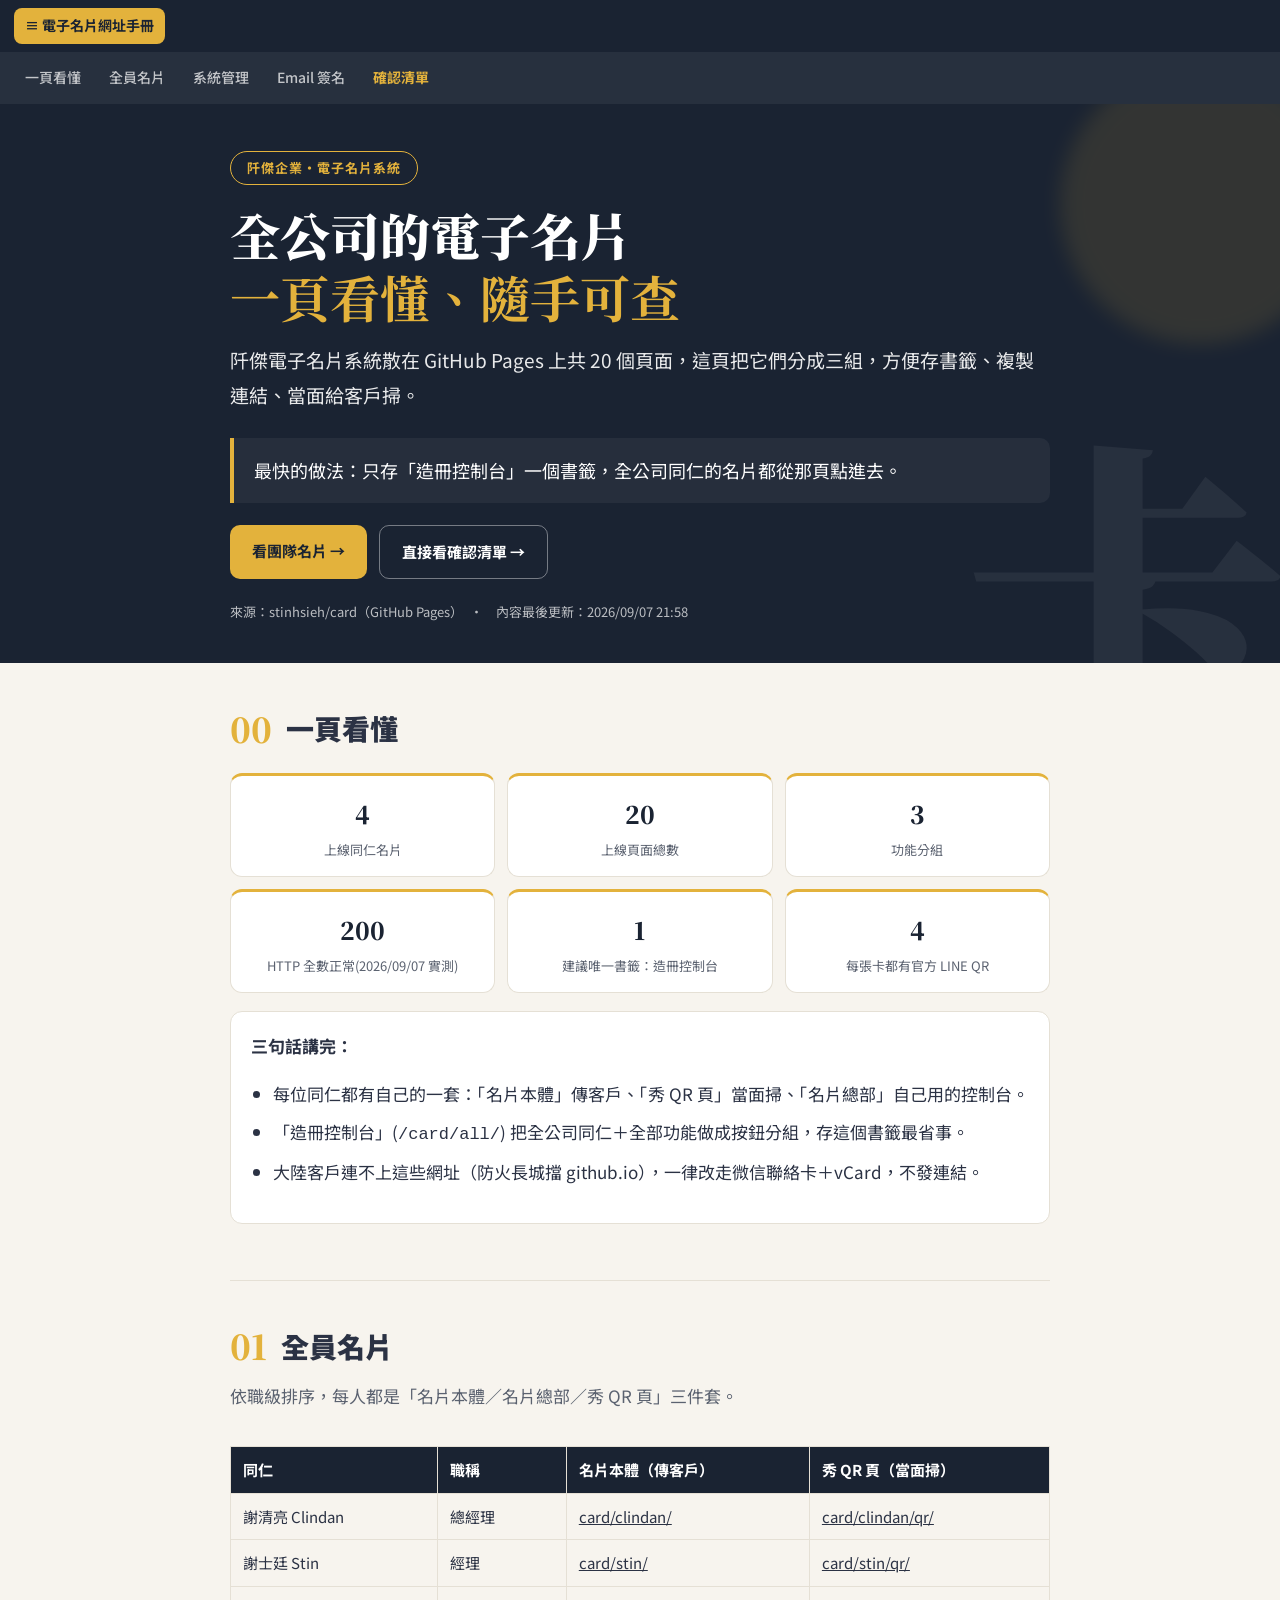
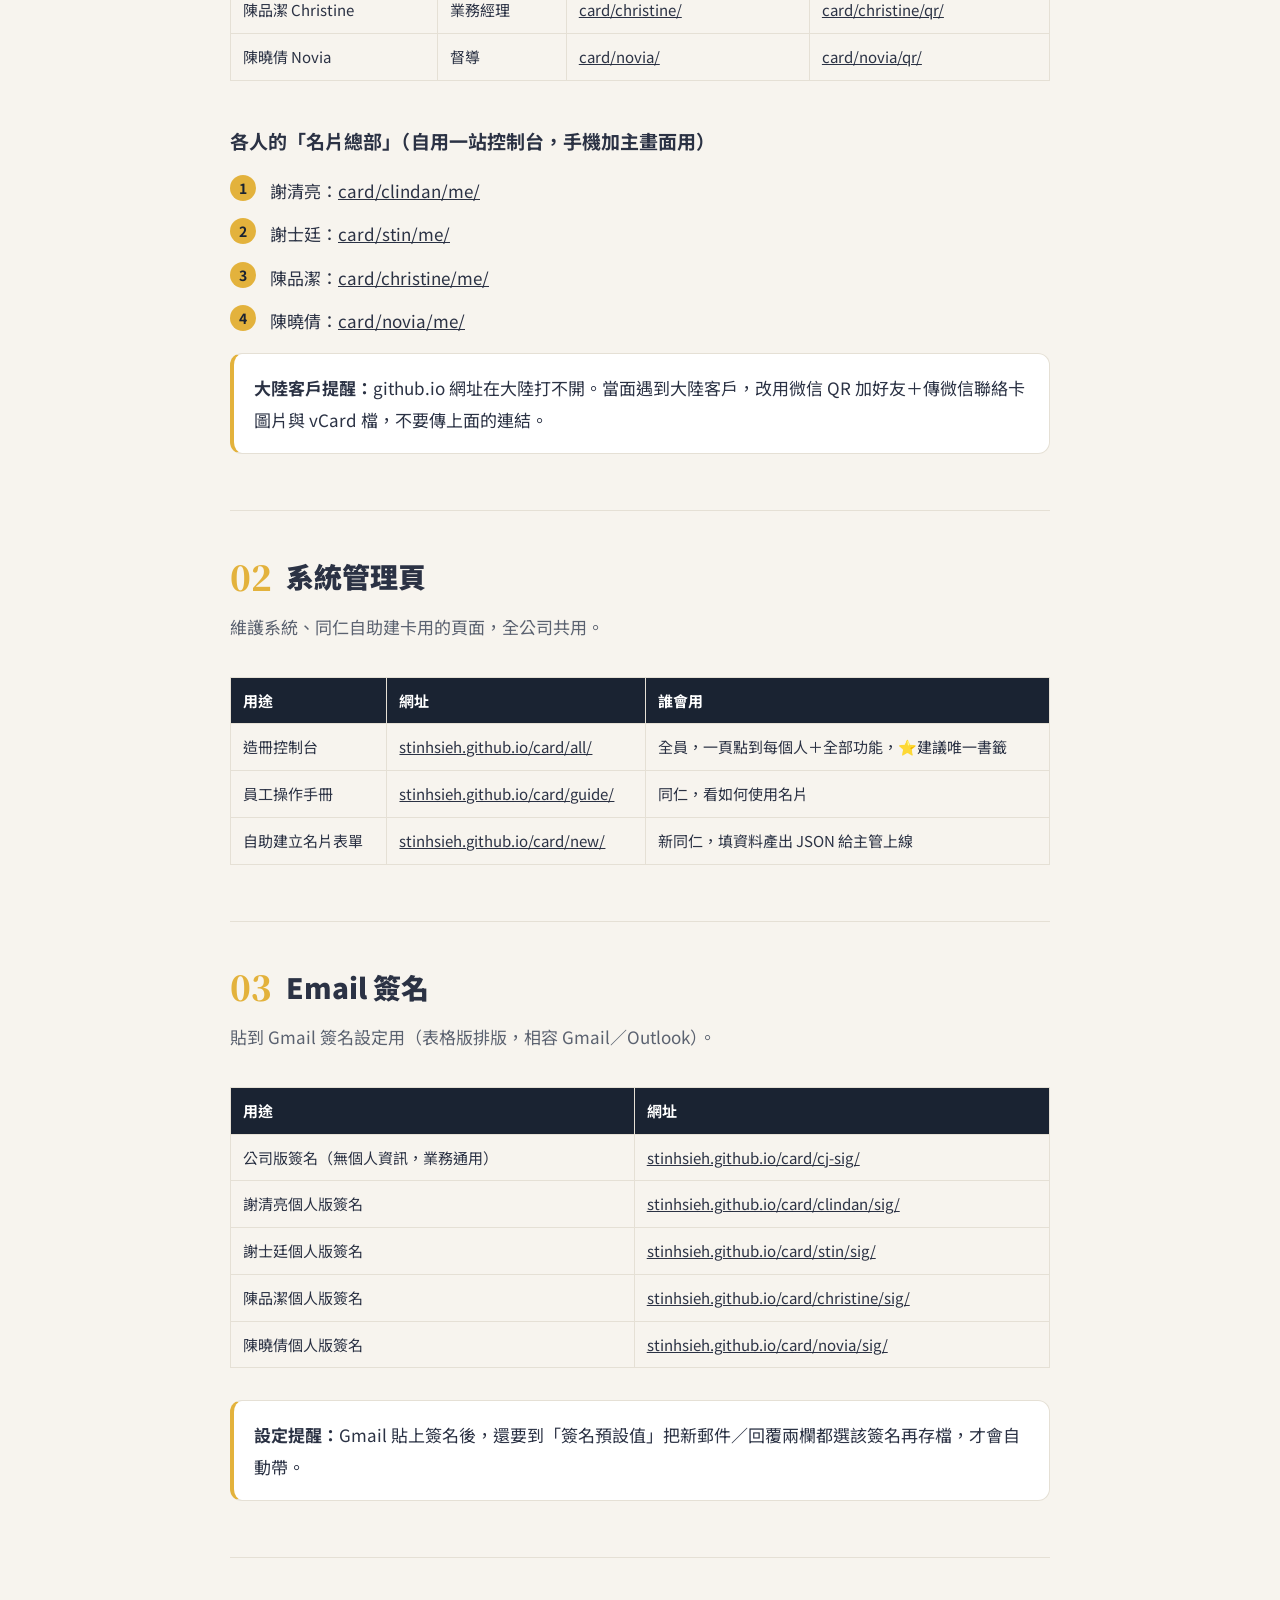
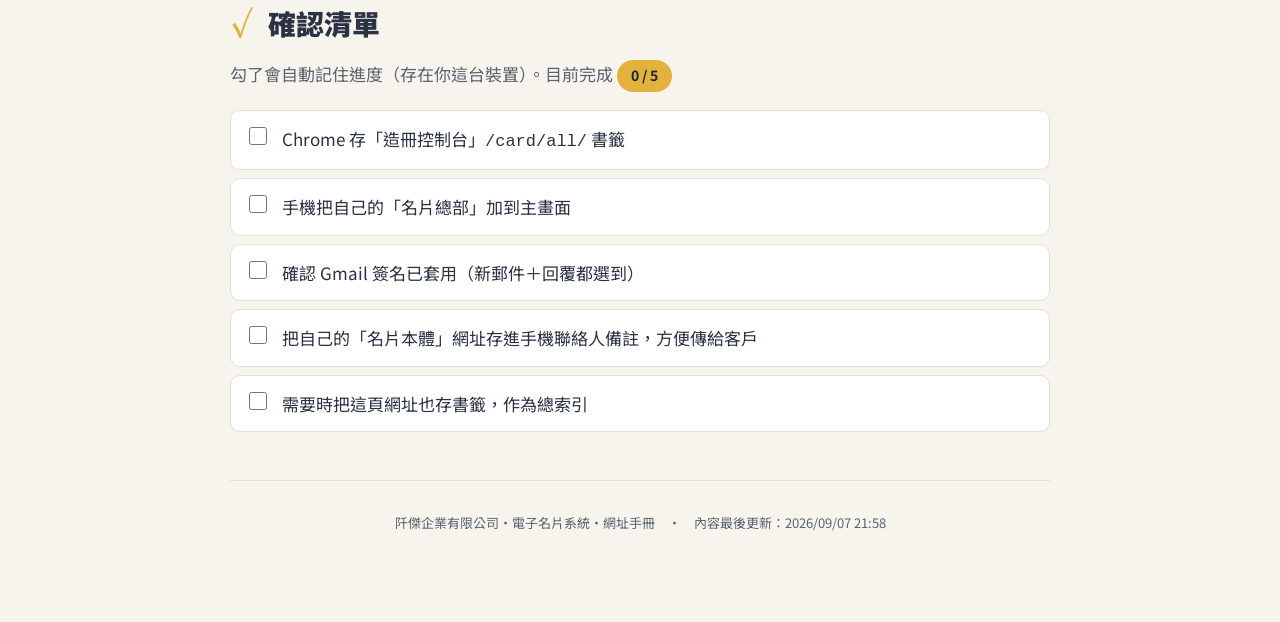
<file: index.html>
<!doctype html>
<html lang="zh-Hant"><head>
<meta charset="utf-8"><meta name="viewport" content="width=device-width, initial-scale=1">
<meta name="robots" content="noindex, nofollow">
<title>阡傑電子名片系統・網址手冊</title>
<meta http-equiv="refresh" content="0; url=./202609091030/">
<link rel="canonical" href="./202609091030/">
<style>:root{--bg:#1a2332;--accent:#e3b23c}body{margin:0;min-height:100vh;display:flex;align-items:center;
justify-content:center;text-align:center;padding:24px;background:var(--bg);color:#fff;
font-family:'Noto Sans TC',system-ui,sans-serif;line-height:1.9}a{color:var(--accent);font-weight:700}
.v{opacity:.7;font-size:14px;margin-top:10px}</style></head><body><div>
<p>正在前往最新版…</p>
<p>若沒有自動跳轉，請點：<a href="./202609091030/">阡傑電子名片系統・網址手冊（最新版）</a></p>
<p class="v">目前最新版：202609091030</p>
</div><script>location.replace('./202609091030/');</script></body></html>
</file>
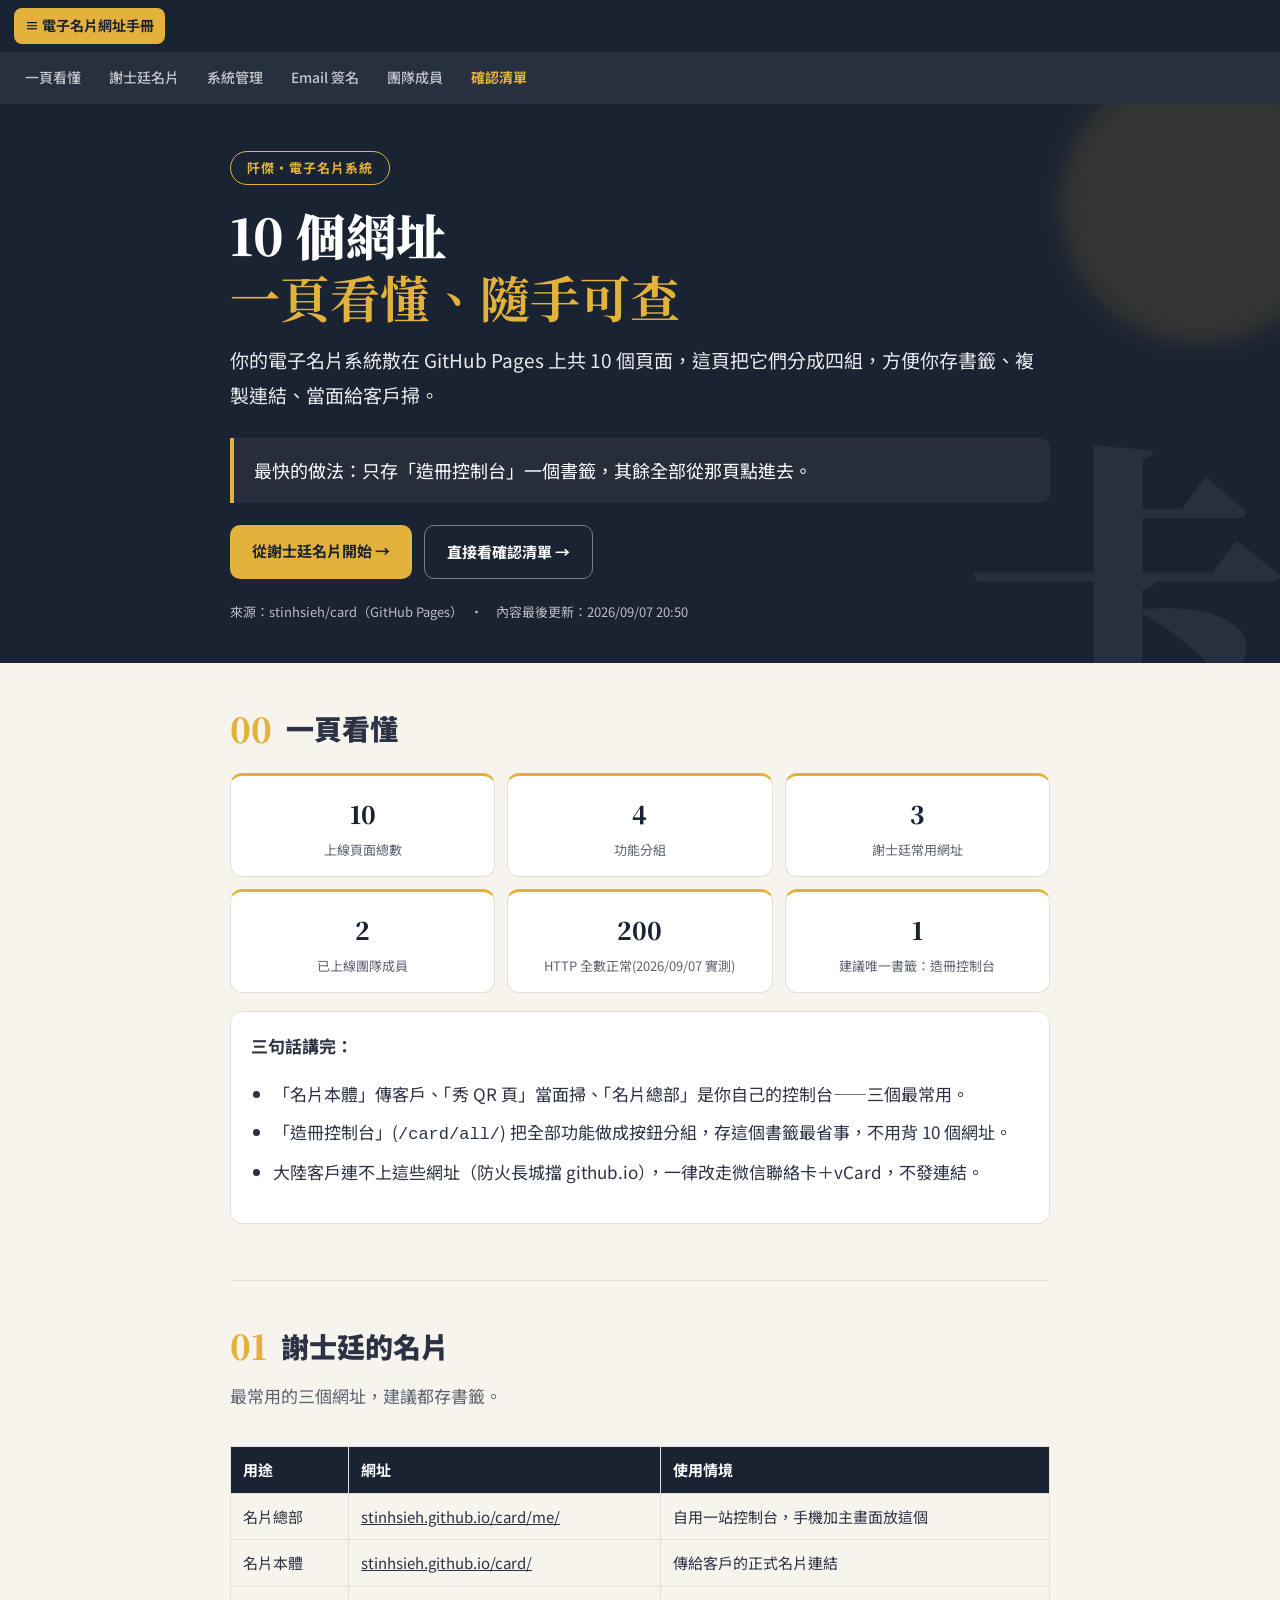
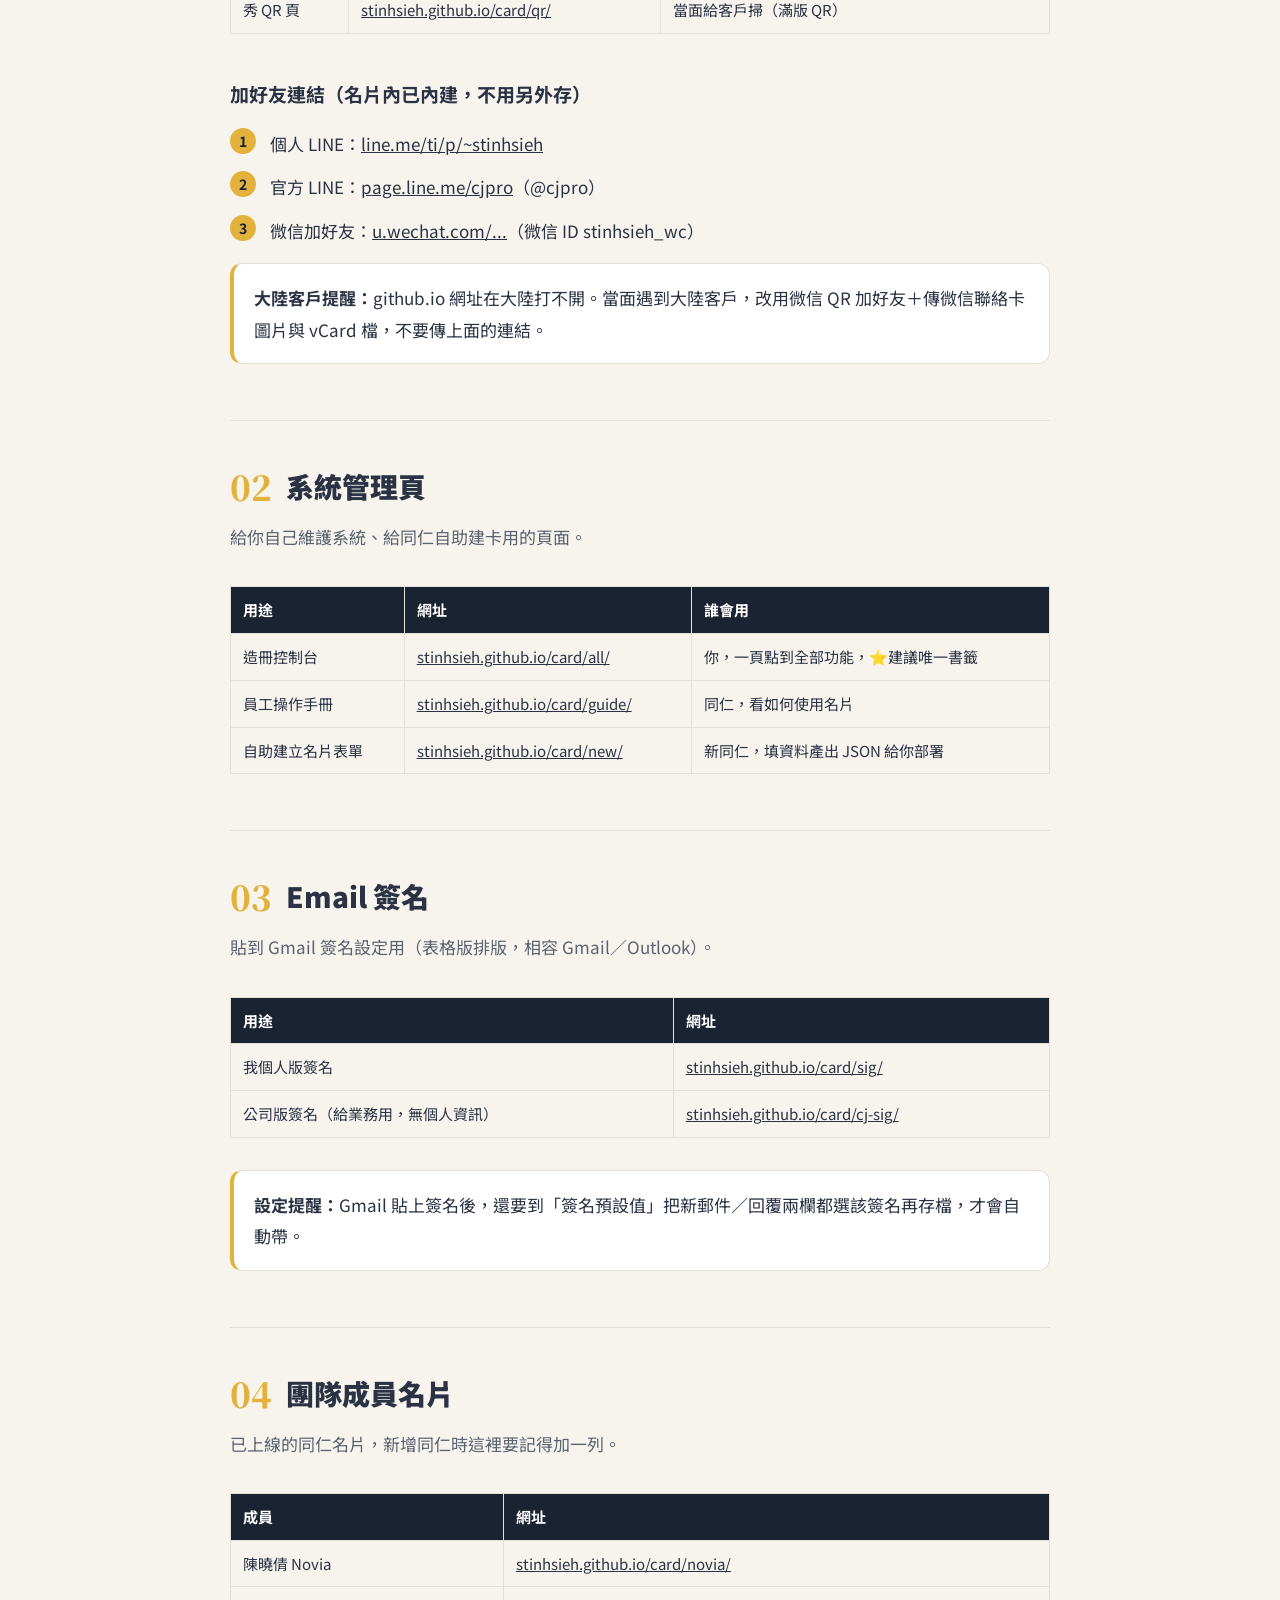
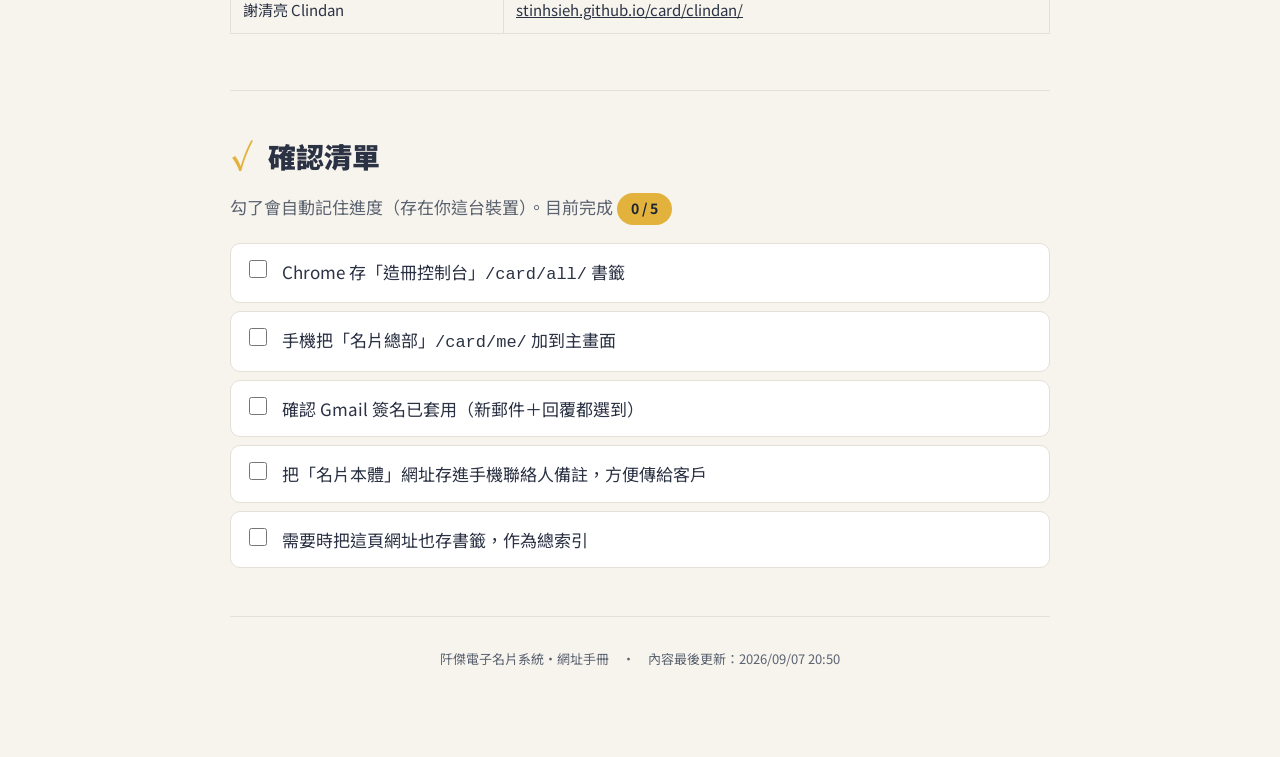
<file: 202609072050/index.html>
<!doctype html>
<html lang="zh-Hant">
<head>
<meta charset="utf-8">
<meta name="viewport" content="width=device-width, initial-scale=1">
<meta name="robots" content="noindex, nofollow">
<title>電子名片系統・網址手冊｜一頁看懂全部連結</title>
<meta name="description" content="謝士廷電子名片系統的完整網址地圖：謝士廷名片、系統管理頁、Email 簽名、團隊成員名片，一頁看懂＋可勾選確認清單。">
<link rel="preconnect" href="https://fonts.googleapis.com">
<link rel="preconnect" href="https://fonts.gstatic.com" crossorigin>
<link href="https://fonts.googleapis.com/css2?family=Noto+Sans+TC:wght@400;500;700;900&family=Noto+Serif+TC:wght@700;900&display=swap" rel="stylesheet">
<link rel="stylesheet" href="assets/style.css">
<style>
/* 本頁專屬：一頁看懂數字卡改 3+3 兩列、置中、等寬（不動共用 style.css） */
.stats-3col{grid-template-columns:repeat(3,1fr);justify-items:stretch;text-align:center}
.stats-3col .stat{display:flex;flex-direction:column;align-items:center}
@media (max-width:640px){.stats-3col{grid-template-columns:repeat(2,1fr)}}
</style>
</head>
<body data-todo-prefix="ecard-urls-todo-">

<nav class="topnav">
  <div class="row">
    <a href="#top00" class="on">≡ 電子名片網址手冊</a>
  </div>
  <div class="row r2">
    <a href="#top00">一頁看懂</a>
    <a href="#top01">謝士廷名片</a>
    <a href="#top02">系統管理</a>
    <a href="#top03">Email 簽名</a>
    <a href="#top04">團隊成員</a>
    <a href="#todo">確認清單</a>
  </div>
</nav>

<header class="hero">
  <span class="wm">卡</span>
  <div class="wrap">
    <span class="tag">阡傑・電子名片系統</span>
    <h1>10 個網址<br><span class="hl">一頁看懂、隨手可查</span></h1>
    <p class="sub">你的電子名片系統散在 GitHub Pages 上共 10 個頁面，這頁把它們分成四組，方便你存書籤、複製連結、當面給客戶掃。</p>
    <div class="quote">最快的做法：只存「造冊控制台」一個書籤，其餘全部從那頁點進去。</div>
    <div class="cta">
      <a class="btn btn-fill" href="#top01">從謝士廷名片開始 →</a>
      <a class="btn btn-ghost" href="#todo">直接看確認清單 →</a>
    </div>
    <div class="meta">來源：stinhsieh/card（GitHub Pages）　·　內容最後更新：2026/09/07 20:50</div>
  </div>
</header>

<main class="wrap">

  <section id="top00">
    <div class="chap-head"><span class="chap-num">00</span><h2>一頁看懂</h2></div>
    <div class="stats stats-3col">
      <div class="stat"><div class="n">10</div><div class="l">上線頁面總數</div></div>
      <div class="stat"><div class="n">4</div><div class="l">功能分組</div></div>
      <div class="stat"><div class="n">3</div><div class="l">謝士廷常用網址</div></div>
      <div class="stat"><div class="n">2</div><div class="l">已上線團隊成員</div></div>
      <div class="stat"><div class="n">200</div><div class="l">HTTP 全數正常(2026/09/07 實測)</div></div>
      <div class="stat"><div class="n">1</div><div class="l">建議唯一書籤：造冊控制台</div></div>
    </div>
    <div class="box">
      <strong>三句話講完：</strong>
      <ul>
        <li>「名片本體」傳客戶、「秀 QR 頁」當面掃、「名片總部」是你自己的控制台——三個最常用。</li>
        <li>「造冊控制台」(<code>/card/all/</code>) 把全部功能做成按鈕分組，存這個書籤最省事，不用背 10 個網址。</li>
        <li>大陸客戶連不上這些網址（防火長城擋 github.io），一律改走微信聯絡卡＋vCard，不發連結。</li>
      </ul>
    </div>
  </section>

  <section id="top01">
    <div class="chap-head"><span class="chap-num">01</span><h2>謝士廷的名片</h2></div>
    <p class="lead">最常用的三個網址，建議都存書籤。</p>
    <div class="tablewrap"><table>
      <thead><tr><th>用途</th><th>網址</th><th>使用情境</th></tr></thead>
      <tbody>
        <tr><td>名片總部</td><td><a href="https://stinhsieh.github.io/card/me/" target="_blank" rel="noopener">stinhsieh.github.io/card/me/</a></td><td>自用一站控制台，手機加主畫面放這個</td></tr>
        <tr><td>名片本體</td><td><a href="https://stinhsieh.github.io/card/" target="_blank" rel="noopener">stinhsieh.github.io/card/</a></td><td>傳給客戶的正式名片連結</td></tr>
        <tr><td>秀 QR 頁</td><td><a href="https://stinhsieh.github.io/card/qr/" target="_blank" rel="noopener">stinhsieh.github.io/card/qr/</a></td><td>當面給客戶掃（滿版 QR）</td></tr>
      </tbody>
    </table></div>
    <h3>加好友連結（名片內已內建，不用另外存）</h3>
    <ol class="step">
      <li>個人 LINE：<a href="https://line.me/ti/p/~stinhsieh" target="_blank" rel="noopener">line.me/ti/p/~stinhsieh</a></li>
      <li>官方 LINE：<a href="https://page.line.me/cjpro" target="_blank" rel="noopener">page.line.me/cjpro</a>（@cjpro）</li>
      <li>微信加好友：<a href="https://u.wechat.com/kJMQO4gDFYyNlMNAiC12QlM?s=2" target="_blank" rel="noopener">u.wechat.com/...</a>（微信 ID stinhsieh_wc）</li>
    </ol>
    <div class="box warn"><strong>大陸客戶提醒：</strong>github.io 網址在大陸打不開。當面遇到大陸客戶，改用微信 QR 加好友＋傳微信聯絡卡圖片與 vCard 檔，不要傳上面的連結。</div>
  </section>

  <section id="top02">
    <div class="chap-head"><span class="chap-num">02</span><h2>系統管理頁</h2></div>
    <p class="lead">給你自己維護系統、給同仁自助建卡用的頁面。</p>
    <div class="tablewrap"><table>
      <thead><tr><th>用途</th><th>網址</th><th>誰會用</th></tr></thead>
      <tbody>
        <tr><td>造冊控制台</td><td><a href="https://stinhsieh.github.io/card/all/" target="_blank" rel="noopener">stinhsieh.github.io/card/all/</a></td><td>你，一頁點到全部功能，⭐建議唯一書籤</td></tr>
        <tr><td>員工操作手冊</td><td><a href="https://stinhsieh.github.io/card/guide/" target="_blank" rel="noopener">stinhsieh.github.io/card/guide/</a></td><td>同仁，看如何使用名片</td></tr>
        <tr><td>自助建立名片表單</td><td><a href="https://stinhsieh.github.io/card/new/" target="_blank" rel="noopener">stinhsieh.github.io/card/new/</a></td><td>新同仁，填資料產出 JSON 給你部署</td></tr>
      </tbody>
    </table></div>
  </section>

  <section id="top03">
    <div class="chap-head"><span class="chap-num">03</span><h2>Email 簽名</h2></div>
    <p class="lead">貼到 Gmail 簽名設定用（表格版排版，相容 Gmail／Outlook）。</p>
    <div class="tablewrap"><table>
      <thead><tr><th>用途</th><th>網址</th></tr></thead>
      <tbody>
        <tr><td>我個人版簽名</td><td><a href="https://stinhsieh.github.io/card/sig/" target="_blank" rel="noopener">stinhsieh.github.io/card/sig/</a></td></tr>
        <tr><td>公司版簽名（給業務用，無個人資訊）</td><td><a href="https://stinhsieh.github.io/card/cj-sig/" target="_blank" rel="noopener">stinhsieh.github.io/card/cj-sig/</a></td></tr>
      </tbody>
    </table></div>
    <div class="box warn"><strong>設定提醒：</strong>Gmail 貼上簽名後，還要到「簽名預設值」把新郵件／回覆兩欄都選該簽名再存檔，才會自動帶。</div>
  </section>

  <section id="top04">
    <div class="chap-head"><span class="chap-num">04</span><h2>團隊成員名片</h2></div>
    <p class="lead">已上線的同仁名片，新增同仁時這裡要記得加一列。</p>
    <div class="tablewrap"><table>
      <thead><tr><th>成員</th><th>網址</th></tr></thead>
      <tbody>
        <tr><td>陳曉倩 Novia</td><td><a href="https://stinhsieh.github.io/card/novia/" target="_blank" rel="noopener">stinhsieh.github.io/card/novia/</a></td></tr>
        <tr><td>謝清亮 Clindan</td><td><a href="https://stinhsieh.github.io/card/clindan/" target="_blank" rel="noopener">stinhsieh.github.io/card/clindan/</a></td></tr>
      </tbody>
    </table></div>
  </section>

  <section id="todo">
    <div class="chap-head"><span class="chap-num">✓</span><h2>確認清單</h2></div>
    <p class="lead">勾了會自動記住進度（存在你這台裝置）。目前完成 <span class="prog" id="prog">0 / 0</span></p>
    <label class="todo"><input type="checkbox" data-k="t1"><span>Chrome 存「造冊控制台」<code>/card/all/</code> 書籤</span></label>
    <label class="todo"><input type="checkbox" data-k="t2"><span>手機把「名片總部」<code>/card/me/</code> 加到主畫面</span></label>
    <label class="todo"><input type="checkbox" data-k="t3"><span>確認 Gmail 簽名已套用（新郵件＋回覆都選到）</span></label>
    <label class="todo"><input type="checkbox" data-k="t4"><span>把「名片本體」網址存進手機聯絡人備註，方便傳給客戶</span></label>
    <label class="todo"><input type="checkbox" data-k="t5"><span>需要時把這頁網址也存書籤，作為總索引</span></label>
  </section>

  <footer>阡傑電子名片系統・網址手冊　·　內容最後更新：2026/09/07 20:50</footer>
</main>

<script src="assets/app.js"></script>
</body>
</html>
</file>
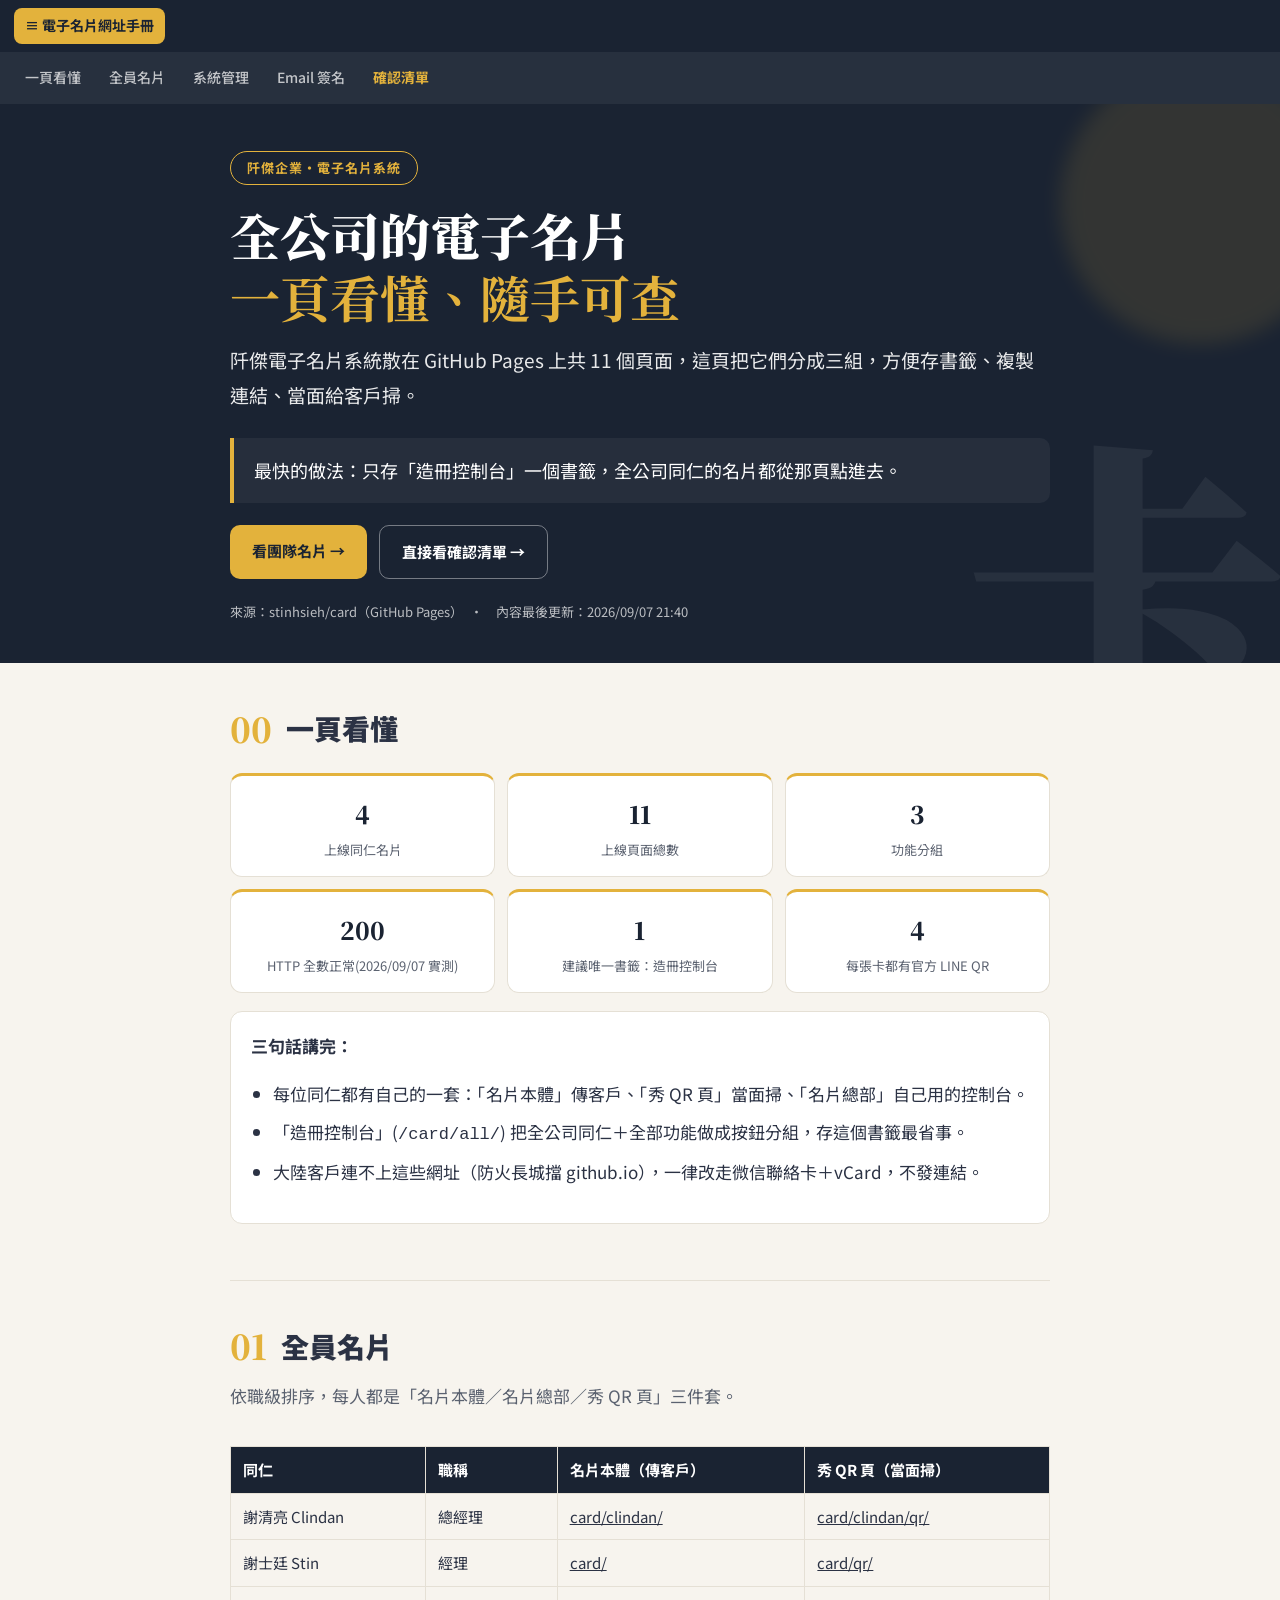
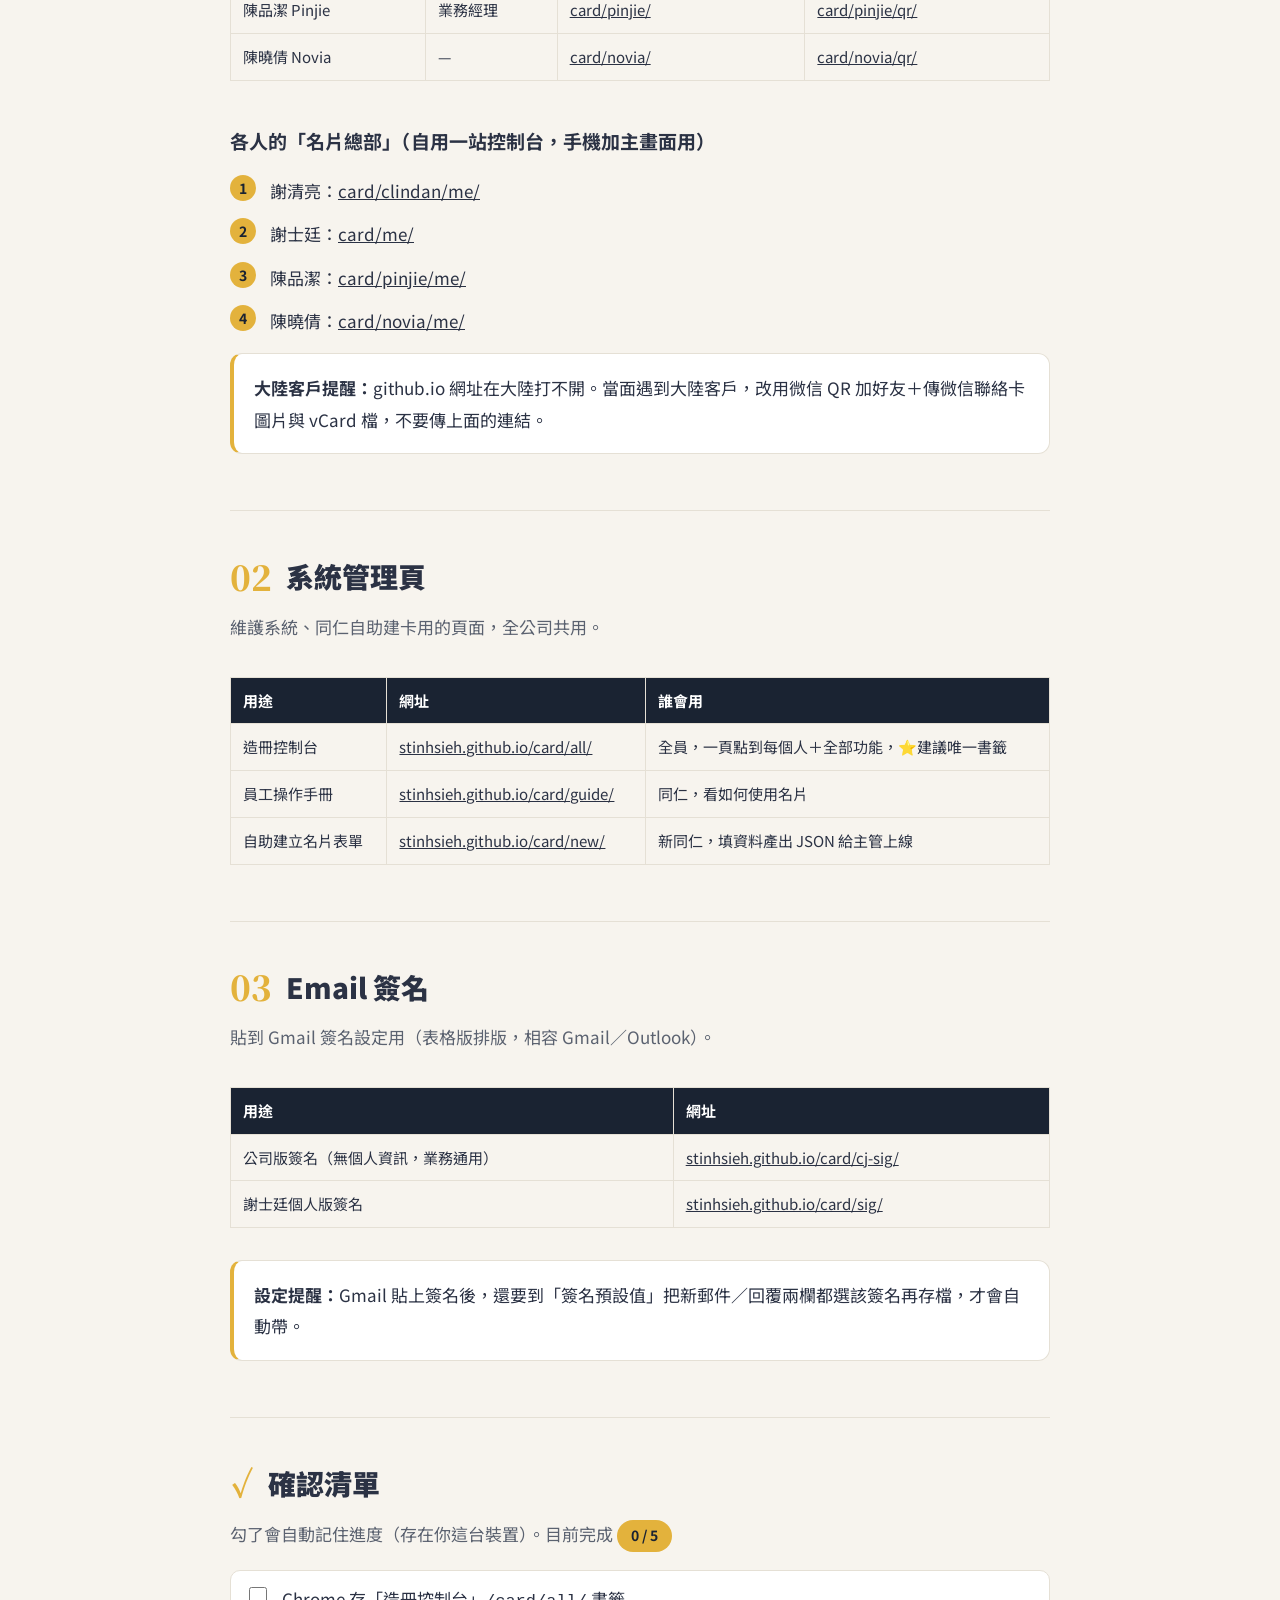
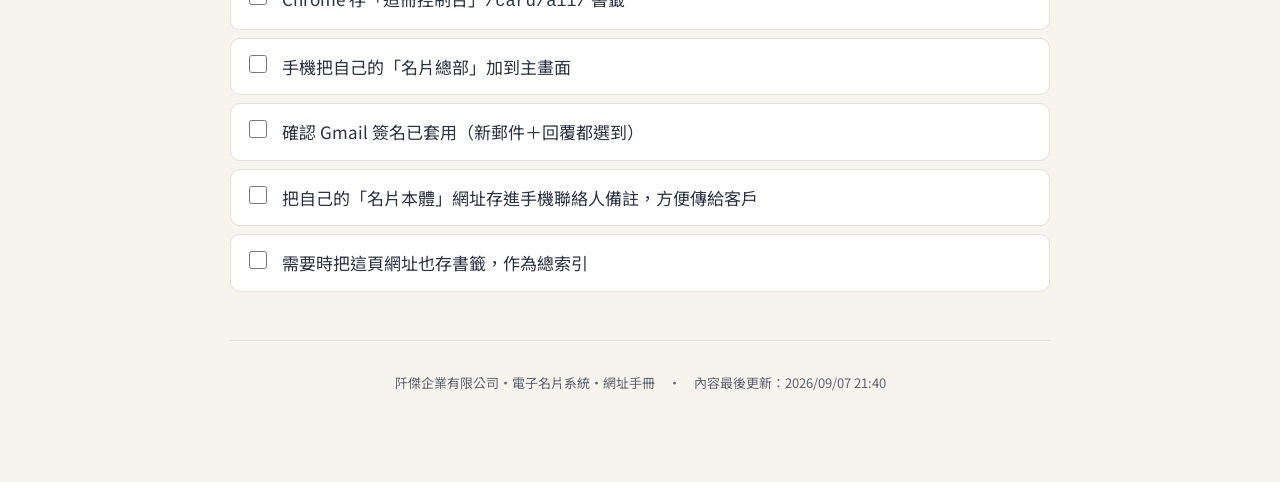
<file: 202609072140/index.html>
<!doctype html>
<html lang="zh-Hant">
<head>
<meta charset="utf-8">
<meta name="viewport" content="width=device-width, initial-scale=1">
<meta name="robots" content="noindex, nofollow">
<title>阡傑電子名片系統・網址手冊｜全公司團隊一頁看懂</title>
<meta name="description" content="阡傑企業電子名片系統的完整網址地圖：全員名片、系統管理頁、Email 簽名，一頁看懂＋可勾選確認清單。">
<link rel="preconnect" href="https://fonts.googleapis.com">
<link rel="preconnect" href="https://fonts.gstatic.com" crossorigin>
<link href="https://fonts.googleapis.com/css2?family=Noto+Sans+TC:wght@400;500;700;900&family=Noto+Serif+TC:wght@700;900&display=swap" rel="stylesheet">
<link rel="stylesheet" href="assets/style.css">
<style>
/* 本頁專屬：一頁看懂數字卡改 3+3 兩列、置中、等寬（不動共用 style.css） */
.stats-3col{grid-template-columns:repeat(3,1fr);justify-items:stretch;text-align:center}
.stats-3col .stat{display:flex;flex-direction:column;align-items:center}
@media (max-width:640px){.stats-3col{grid-template-columns:repeat(2,1fr)}}
</style>
</head>
<body data-todo-prefix="ecard-urls-todo-">

<nav class="topnav">
  <div class="row">
    <a href="#top00" class="on">≡ 電子名片網址手冊</a>
  </div>
  <div class="row r2">
    <a href="#top00">一頁看懂</a>
    <a href="#top01">全員名片</a>
    <a href="#top02">系統管理</a>
    <a href="#top03">Email 簽名</a>
    <a href="#todo">確認清單</a>
  </div>
</nav>

<header class="hero">
  <span class="wm">卡</span>
  <div class="wrap">
    <span class="tag">阡傑企業・電子名片系統</span>
    <h1>全公司的電子名片<br><span class="hl">一頁看懂、隨手可查</span></h1>
    <p class="sub">阡傑電子名片系統散在 GitHub Pages 上共 11 個頁面，這頁把它們分成三組，方便存書籤、複製連結、當面給客戶掃。</p>
    <div class="quote">最快的做法：只存「造冊控制台」一個書籤，全公司同仁的名片都從那頁點進去。</div>
    <div class="cta">
      <a class="btn btn-fill" href="#top01">看團隊名片 →</a>
      <a class="btn btn-ghost" href="#todo">直接看確認清單 →</a>
    </div>
    <div class="meta">來源：stinhsieh/card（GitHub Pages）　·　內容最後更新：2026/09/07 21:40</div>
  </div>
</header>

<main class="wrap">

  <section id="top00">
    <div class="chap-head"><span class="chap-num">00</span><h2>一頁看懂</h2></div>
    <div class="stats stats-3col">
      <div class="stat"><div class="n">4</div><div class="l">上線同仁名片</div></div>
      <div class="stat"><div class="n">11</div><div class="l">上線頁面總數</div></div>
      <div class="stat"><div class="n">3</div><div class="l">功能分組</div></div>
      <div class="stat"><div class="n">200</div><div class="l">HTTP 全數正常(2026/09/07 實測)</div></div>
      <div class="stat"><div class="n">1</div><div class="l">建議唯一書籤：造冊控制台</div></div>
      <div class="stat"><div class="n">4</div><div class="l">每張卡都有官方 LINE QR</div></div>
    </div>
    <div class="box">
      <strong>三句話講完：</strong>
      <ul>
        <li>每位同仁都有自己的一套：「名片本體」傳客戶、「秀 QR 頁」當面掃、「名片總部」自己用的控制台。</li>
        <li>「造冊控制台」(<code>/card/all/</code>) 把全公司同仁＋全部功能做成按鈕分組，存這個書籤最省事。</li>
        <li>大陸客戶連不上這些網址（防火長城擋 github.io），一律改走微信聯絡卡＋vCard，不發連結。</li>
      </ul>
    </div>
  </section>

  <section id="top01">
    <div class="chap-head"><span class="chap-num">01</span><h2>全員名片</h2></div>
    <p class="lead">依職級排序，每人都是「名片本體／名片總部／秀 QR 頁」三件套。</p>
    <div class="tablewrap"><table>
      <thead><tr><th>同仁</th><th>職稱</th><th>名片本體（傳客戶）</th><th>秀 QR 頁（當面掃）</th></tr></thead>
      <tbody>
        <tr><td>謝清亮 Clindan</td><td>總經理</td><td><a href="https://stinhsieh.github.io/card/clindan/" target="_blank" rel="noopener">card/clindan/</a></td><td><a href="https://stinhsieh.github.io/card/clindan/qr/" target="_blank" rel="noopener">card/clindan/qr/</a></td></tr>
        <tr><td>謝士廷 Stin</td><td>經理</td><td><a href="https://stinhsieh.github.io/card/" target="_blank" rel="noopener">card/</a></td><td><a href="https://stinhsieh.github.io/card/qr/" target="_blank" rel="noopener">card/qr/</a></td></tr>
        <tr><td>陳品潔 Pinjie</td><td>業務經理</td><td><a href="https://stinhsieh.github.io/card/pinjie/" target="_blank" rel="noopener">card/pinjie/</a></td><td><a href="https://stinhsieh.github.io/card/pinjie/qr/" target="_blank" rel="noopener">card/pinjie/qr/</a></td></tr>
        <tr><td>陳曉倩 Novia</td><td>—</td><td><a href="https://stinhsieh.github.io/card/novia/" target="_blank" rel="noopener">card/novia/</a></td><td><a href="https://stinhsieh.github.io/card/novia/qr/" target="_blank" rel="noopener">card/novia/qr/</a></td></tr>
      </tbody>
    </table></div>
    <h3>各人的「名片總部」（自用一站控制台，手機加主畫面用）</h3>
    <ol class="step">
      <li>謝清亮：<a href="https://stinhsieh.github.io/card/clindan/me/" target="_blank" rel="noopener">card/clindan/me/</a></li>
      <li>謝士廷：<a href="https://stinhsieh.github.io/card/me/" target="_blank" rel="noopener">card/me/</a></li>
      <li>陳品潔：<a href="https://stinhsieh.github.io/card/pinjie/me/" target="_blank" rel="noopener">card/pinjie/me/</a></li>
      <li>陳曉倩：<a href="https://stinhsieh.github.io/card/novia/me/" target="_blank" rel="noopener">card/novia/me/</a></li>
    </ol>
    <div class="box warn"><strong>大陸客戶提醒：</strong>github.io 網址在大陸打不開。當面遇到大陸客戶，改用微信 QR 加好友＋傳微信聯絡卡圖片與 vCard 檔，不要傳上面的連結。</div>
  </section>

  <section id="top02">
    <div class="chap-head"><span class="chap-num">02</span><h2>系統管理頁</h2></div>
    <p class="lead">維護系統、同仁自助建卡用的頁面，全公司共用。</p>
    <div class="tablewrap"><table>
      <thead><tr><th>用途</th><th>網址</th><th>誰會用</th></tr></thead>
      <tbody>
        <tr><td>造冊控制台</td><td><a href="https://stinhsieh.github.io/card/all/" target="_blank" rel="noopener">stinhsieh.github.io/card/all/</a></td><td>全員，一頁點到每個人＋全部功能，⭐建議唯一書籤</td></tr>
        <tr><td>員工操作手冊</td><td><a href="https://stinhsieh.github.io/card/guide/" target="_blank" rel="noopener">stinhsieh.github.io/card/guide/</a></td><td>同仁，看如何使用名片</td></tr>
        <tr><td>自助建立名片表單</td><td><a href="https://stinhsieh.github.io/card/new/" target="_blank" rel="noopener">stinhsieh.github.io/card/new/</a></td><td>新同仁，填資料產出 JSON 給主管上線</td></tr>
      </tbody>
    </table></div>
  </section>

  <section id="top03">
    <div class="chap-head"><span class="chap-num">03</span><h2>Email 簽名</h2></div>
    <p class="lead">貼到 Gmail 簽名設定用（表格版排版，相容 Gmail／Outlook）。</p>
    <div class="tablewrap"><table>
      <thead><tr><th>用途</th><th>網址</th></tr></thead>
      <tbody>
        <tr><td>公司版簽名（無個人資訊，業務通用）</td><td><a href="https://stinhsieh.github.io/card/cj-sig/" target="_blank" rel="noopener">stinhsieh.github.io/card/cj-sig/</a></td></tr>
        <tr><td>謝士廷個人版簽名</td><td><a href="https://stinhsieh.github.io/card/sig/" target="_blank" rel="noopener">stinhsieh.github.io/card/sig/</a></td></tr>
      </tbody>
    </table></div>
    <div class="box warn"><strong>設定提醒：</strong>Gmail 貼上簽名後，還要到「簽名預設值」把新郵件／回覆兩欄都選該簽名再存檔，才會自動帶。</div>
  </section>

  <section id="todo">
    <div class="chap-head"><span class="chap-num">✓</span><h2>確認清單</h2></div>
    <p class="lead">勾了會自動記住進度（存在你這台裝置）。目前完成 <span class="prog" id="prog">0 / 0</span></p>
    <label class="todo"><input type="checkbox" data-k="t1"><span>Chrome 存「造冊控制台」<code>/card/all/</code> 書籤</span></label>
    <label class="todo"><input type="checkbox" data-k="t2"><span>手機把自己的「名片總部」加到主畫面</span></label>
    <label class="todo"><input type="checkbox" data-k="t3"><span>確認 Gmail 簽名已套用（新郵件＋回覆都選到）</span></label>
    <label class="todo"><input type="checkbox" data-k="t4"><span>把自己的「名片本體」網址存進手機聯絡人備註，方便傳給客戶</span></label>
    <label class="todo"><input type="checkbox" data-k="t5"><span>需要時把這頁網址也存書籤，作為總索引</span></label>
  </section>

  <footer>阡傑企業有限公司・電子名片系統・網址手冊　·　內容最後更新：2026/09/07 21:40</footer>
</main>

<script src="assets/app.js"></script>
</body>
</html>
</file>
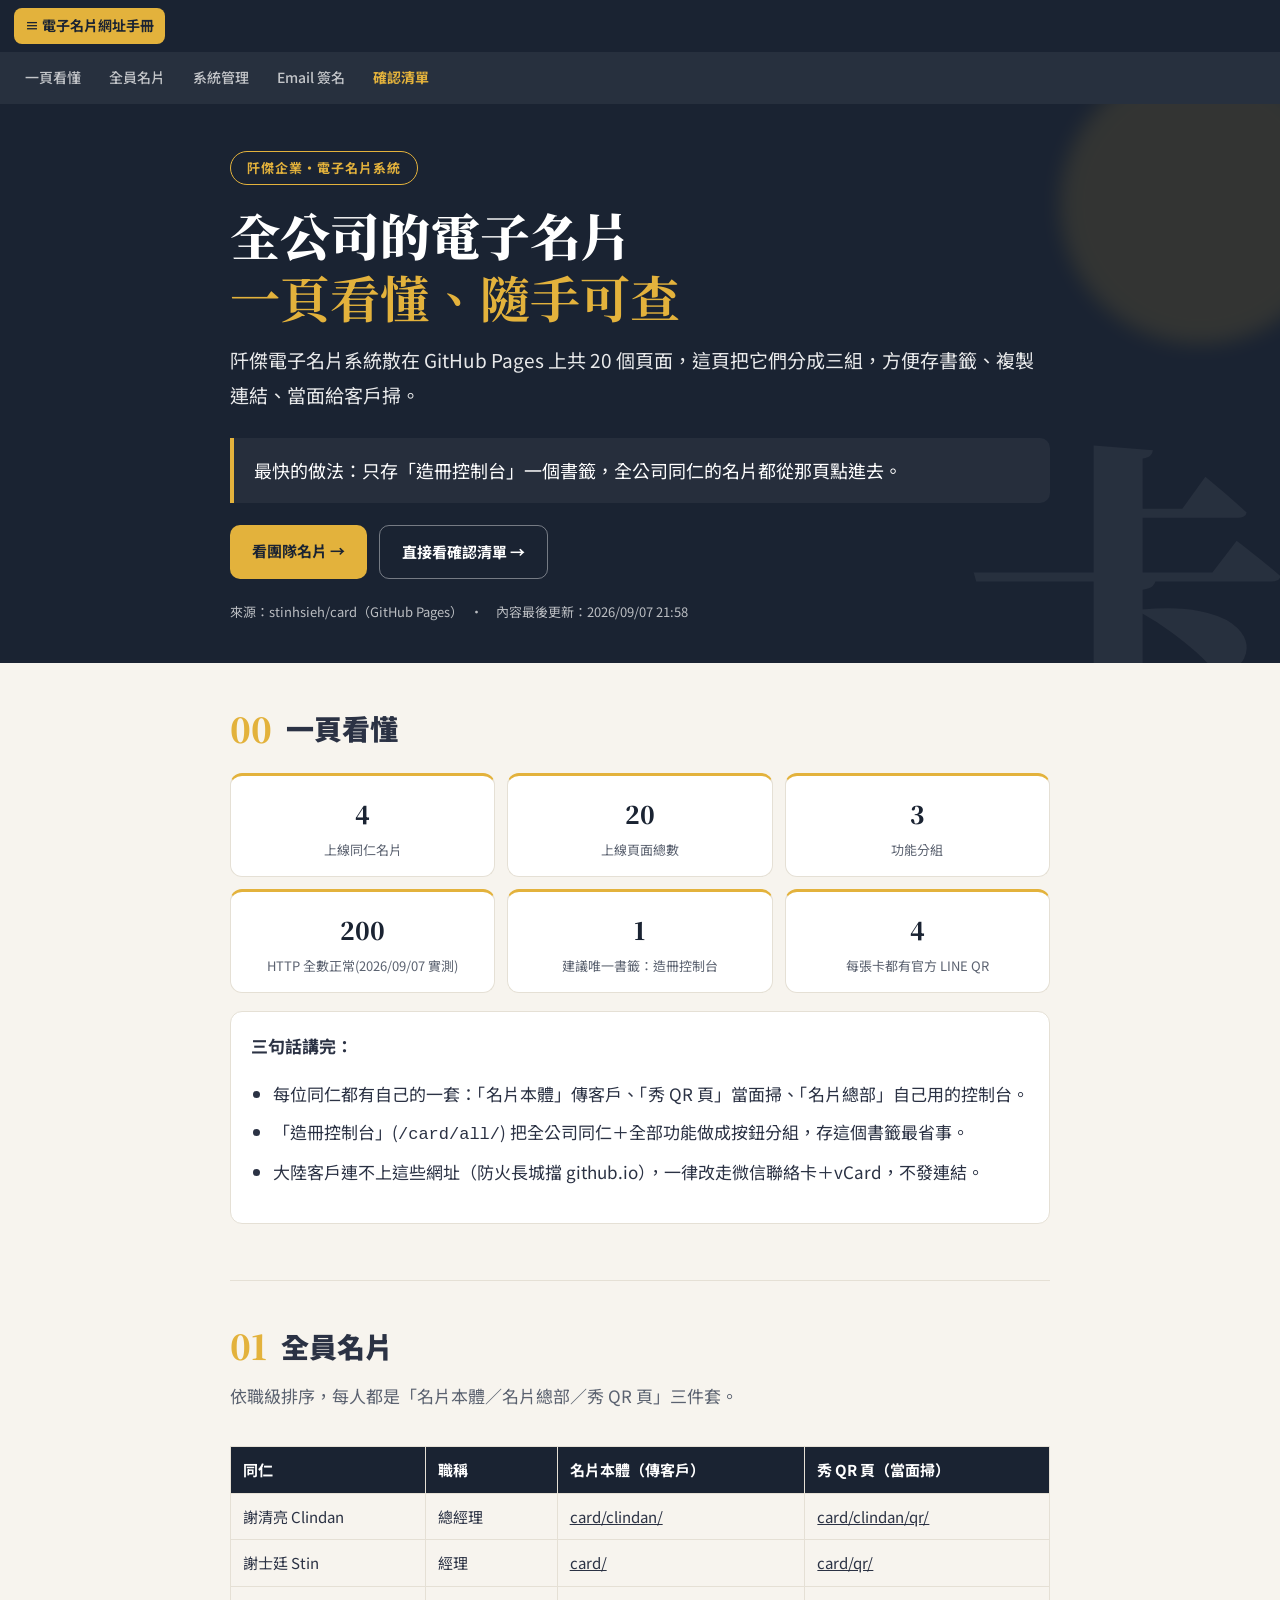
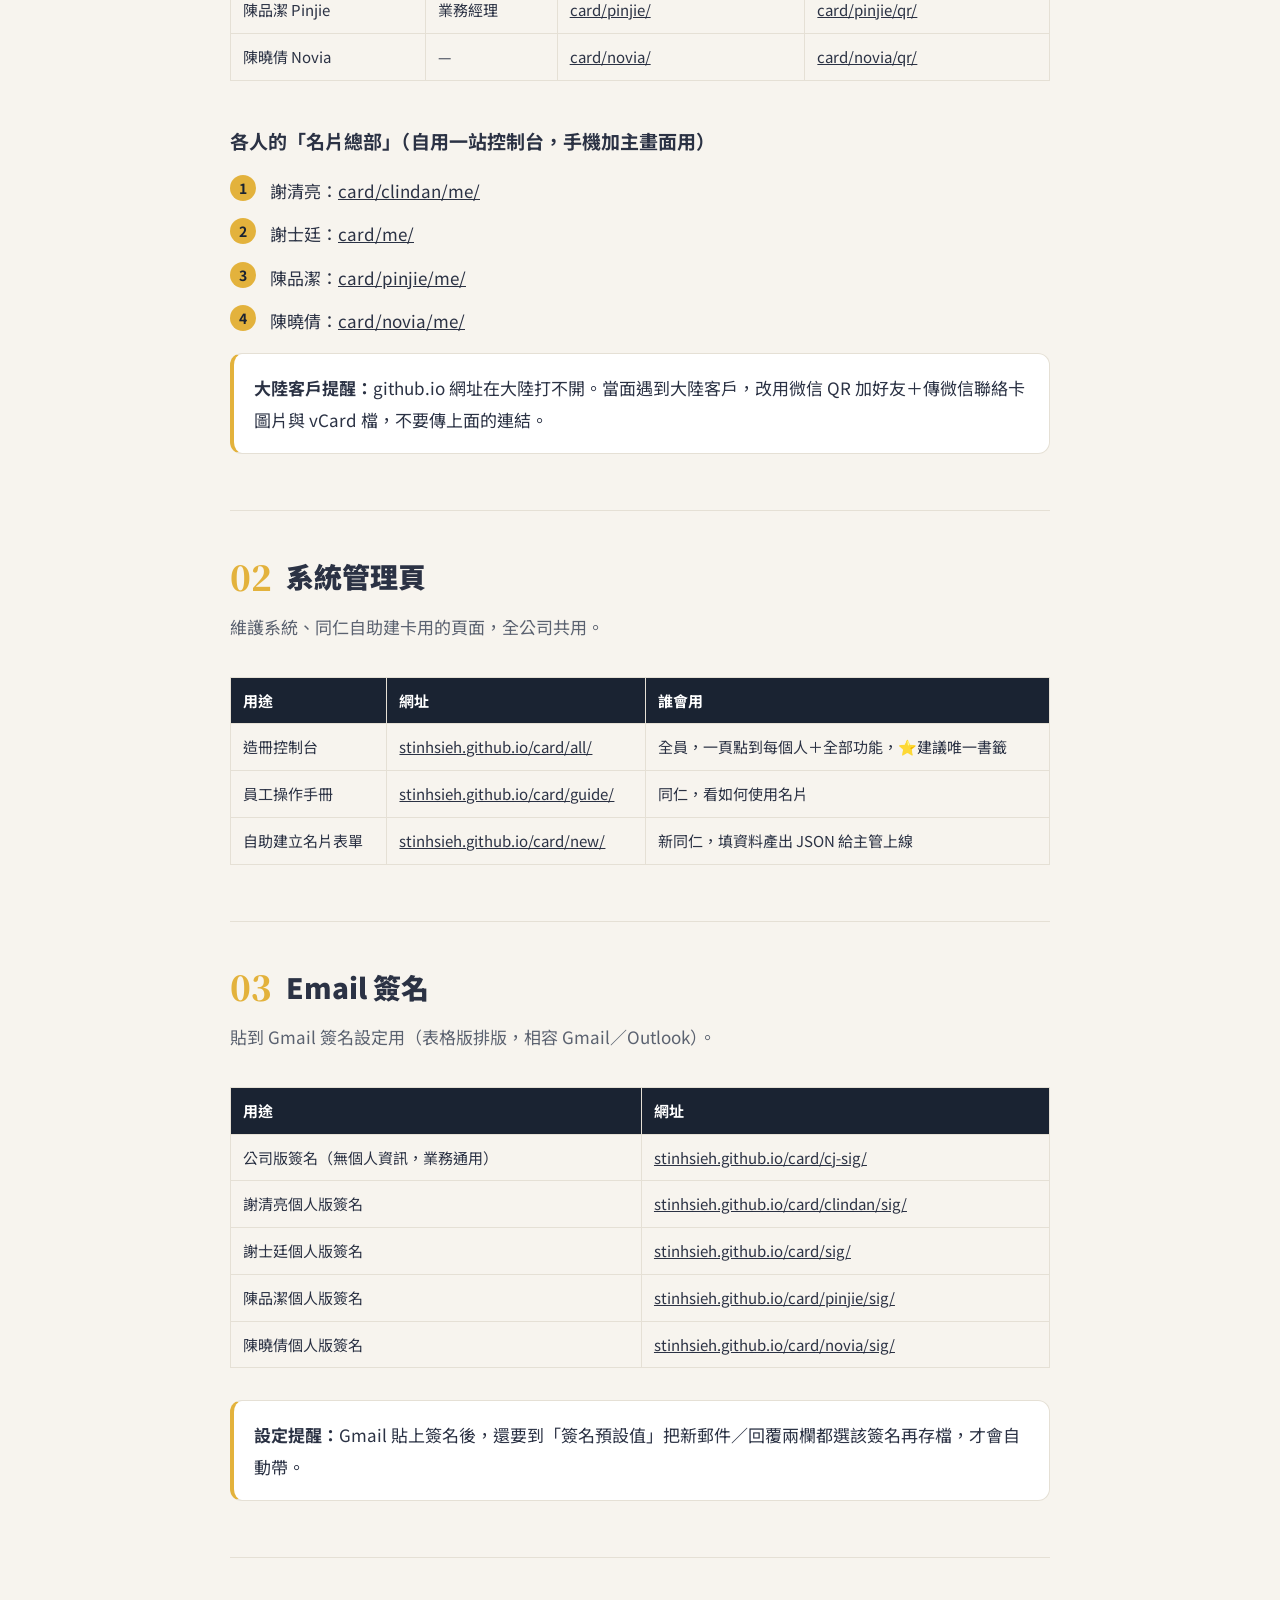
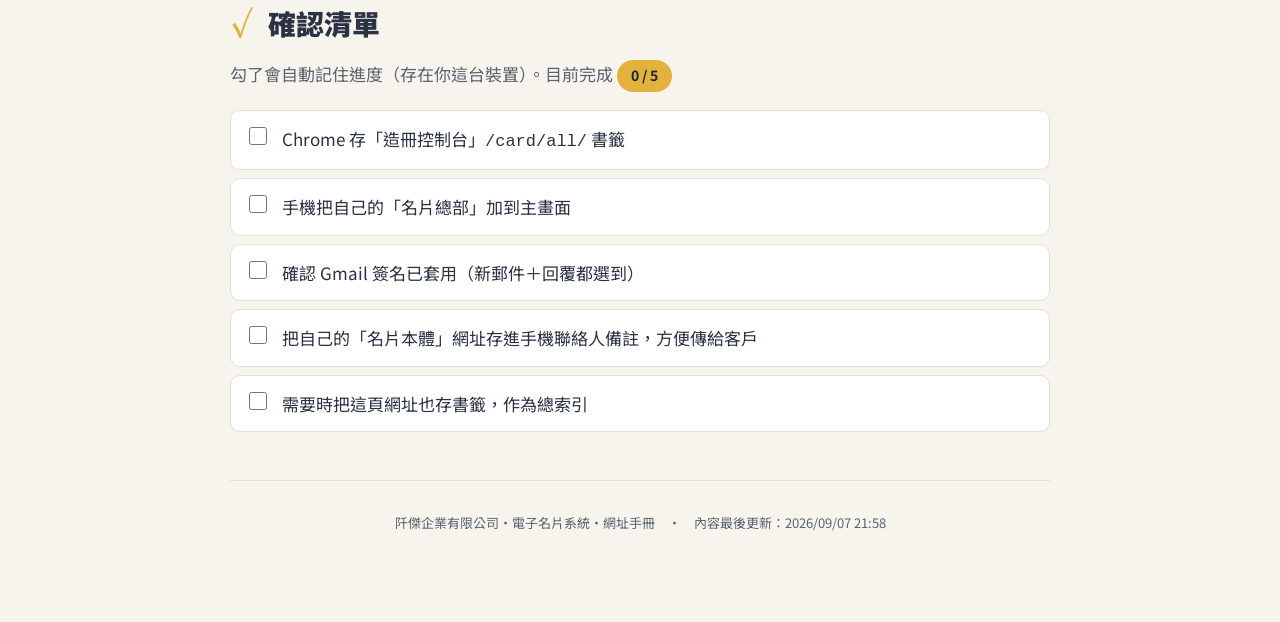
<file: 202609072158/index.html>
<!doctype html>
<html lang="zh-Hant">
<head>
<meta charset="utf-8">
<meta name="viewport" content="width=device-width, initial-scale=1">
<meta name="robots" content="noindex, nofollow">
<title>阡傑電子名片系統・網址手冊｜全公司團隊一頁看懂</title>
<meta name="description" content="阡傑企業電子名片系統的完整網址地圖：全員名片、系統管理頁、Email 簽名，一頁看懂＋可勾選確認清單。">
<link rel="preconnect" href="https://fonts.googleapis.com">
<link rel="preconnect" href="https://fonts.gstatic.com" crossorigin>
<link href="https://fonts.googleapis.com/css2?family=Noto+Sans+TC:wght@400;500;700;900&family=Noto+Serif+TC:wght@700;900&display=swap" rel="stylesheet">
<link rel="stylesheet" href="assets/style.css">
<style>
/* 本頁專屬：一頁看懂數字卡改 3+3 兩列、置中、等寬（不動共用 style.css） */
.stats-3col{grid-template-columns:repeat(3,1fr);justify-items:stretch;text-align:center}
.stats-3col .stat{display:flex;flex-direction:column;align-items:center}
@media (max-width:640px){.stats-3col{grid-template-columns:repeat(2,1fr)}}
</style>
</head>
<body data-todo-prefix="ecard-urls-todo-">

<nav class="topnav">
  <div class="row">
    <a href="#top00" class="on">≡ 電子名片網址手冊</a>
  </div>
  <div class="row r2">
    <a href="#top00">一頁看懂</a>
    <a href="#top01">全員名片</a>
    <a href="#top02">系統管理</a>
    <a href="#top03">Email 簽名</a>
    <a href="#todo">確認清單</a>
  </div>
</nav>

<header class="hero">
  <span class="wm">卡</span>
  <div class="wrap">
    <span class="tag">阡傑企業・電子名片系統</span>
    <h1>全公司的電子名片<br><span class="hl">一頁看懂、隨手可查</span></h1>
    <p class="sub">阡傑電子名片系統散在 GitHub Pages 上共 20 個頁面，這頁把它們分成三組，方便存書籤、複製連結、當面給客戶掃。</p>
    <div class="quote">最快的做法：只存「造冊控制台」一個書籤，全公司同仁的名片都從那頁點進去。</div>
    <div class="cta">
      <a class="btn btn-fill" href="#top01">看團隊名片 →</a>
      <a class="btn btn-ghost" href="#todo">直接看確認清單 →</a>
    </div>
    <div class="meta">來源：stinhsieh/card（GitHub Pages）　·　內容最後更新：2026/09/07 21:58</div>
  </div>
</header>

<main class="wrap">

  <section id="top00">
    <div class="chap-head"><span class="chap-num">00</span><h2>一頁看懂</h2></div>
    <div class="stats stats-3col">
      <div class="stat"><div class="n">4</div><div class="l">上線同仁名片</div></div>
      <div class="stat"><div class="n">20</div><div class="l">上線頁面總數</div></div>
      <div class="stat"><div class="n">3</div><div class="l">功能分組</div></div>
      <div class="stat"><div class="n">200</div><div class="l">HTTP 全數正常(2026/09/07 實測)</div></div>
      <div class="stat"><div class="n">1</div><div class="l">建議唯一書籤：造冊控制台</div></div>
      <div class="stat"><div class="n">4</div><div class="l">每張卡都有官方 LINE QR</div></div>
    </div>
    <div class="box">
      <strong>三句話講完：</strong>
      <ul>
        <li>每位同仁都有自己的一套：「名片本體」傳客戶、「秀 QR 頁」當面掃、「名片總部」自己用的控制台。</li>
        <li>「造冊控制台」(<code>/card/all/</code>) 把全公司同仁＋全部功能做成按鈕分組，存這個書籤最省事。</li>
        <li>大陸客戶連不上這些網址（防火長城擋 github.io），一律改走微信聯絡卡＋vCard，不發連結。</li>
      </ul>
    </div>
  </section>

  <section id="top01">
    <div class="chap-head"><span class="chap-num">01</span><h2>全員名片</h2></div>
    <p class="lead">依職級排序，每人都是「名片本體／名片總部／秀 QR 頁」三件套。</p>
    <div class="tablewrap"><table>
      <thead><tr><th>同仁</th><th>職稱</th><th>名片本體（傳客戶）</th><th>秀 QR 頁（當面掃）</th></tr></thead>
      <tbody>
        <tr><td>謝清亮 Clindan</td><td>總經理</td><td><a href="https://stinhsieh.github.io/card/clindan/" target="_blank" rel="noopener">card/clindan/</a></td><td><a href="https://stinhsieh.github.io/card/clindan/qr/" target="_blank" rel="noopener">card/clindan/qr/</a></td></tr>
        <tr><td>謝士廷 Stin</td><td>經理</td><td><a href="https://stinhsieh.github.io/card/" target="_blank" rel="noopener">card/</a></td><td><a href="https://stinhsieh.github.io/card/qr/" target="_blank" rel="noopener">card/qr/</a></td></tr>
        <tr><td>陳品潔 Pinjie</td><td>業務經理</td><td><a href="https://stinhsieh.github.io/card/pinjie/" target="_blank" rel="noopener">card/pinjie/</a></td><td><a href="https://stinhsieh.github.io/card/pinjie/qr/" target="_blank" rel="noopener">card/pinjie/qr/</a></td></tr>
        <tr><td>陳曉倩 Novia</td><td>—</td><td><a href="https://stinhsieh.github.io/card/novia/" target="_blank" rel="noopener">card/novia/</a></td><td><a href="https://stinhsieh.github.io/card/novia/qr/" target="_blank" rel="noopener">card/novia/qr/</a></td></tr>
      </tbody>
    </table></div>
    <h3>各人的「名片總部」（自用一站控制台，手機加主畫面用）</h3>
    <ol class="step">
      <li>謝清亮：<a href="https://stinhsieh.github.io/card/clindan/me/" target="_blank" rel="noopener">card/clindan/me/</a></li>
      <li>謝士廷：<a href="https://stinhsieh.github.io/card/me/" target="_blank" rel="noopener">card/me/</a></li>
      <li>陳品潔：<a href="https://stinhsieh.github.io/card/pinjie/me/" target="_blank" rel="noopener">card/pinjie/me/</a></li>
      <li>陳曉倩：<a href="https://stinhsieh.github.io/card/novia/me/" target="_blank" rel="noopener">card/novia/me/</a></li>
    </ol>
    <div class="box warn"><strong>大陸客戶提醒：</strong>github.io 網址在大陸打不開。當面遇到大陸客戶，改用微信 QR 加好友＋傳微信聯絡卡圖片與 vCard 檔，不要傳上面的連結。</div>
  </section>

  <section id="top02">
    <div class="chap-head"><span class="chap-num">02</span><h2>系統管理頁</h2></div>
    <p class="lead">維護系統、同仁自助建卡用的頁面，全公司共用。</p>
    <div class="tablewrap"><table>
      <thead><tr><th>用途</th><th>網址</th><th>誰會用</th></tr></thead>
      <tbody>
        <tr><td>造冊控制台</td><td><a href="https://stinhsieh.github.io/card/all/" target="_blank" rel="noopener">stinhsieh.github.io/card/all/</a></td><td>全員，一頁點到每個人＋全部功能，⭐建議唯一書籤</td></tr>
        <tr><td>員工操作手冊</td><td><a href="https://stinhsieh.github.io/card/guide/" target="_blank" rel="noopener">stinhsieh.github.io/card/guide/</a></td><td>同仁，看如何使用名片</td></tr>
        <tr><td>自助建立名片表單</td><td><a href="https://stinhsieh.github.io/card/new/" target="_blank" rel="noopener">stinhsieh.github.io/card/new/</a></td><td>新同仁，填資料產出 JSON 給主管上線</td></tr>
      </tbody>
    </table></div>
  </section>

  <section id="top03">
    <div class="chap-head"><span class="chap-num">03</span><h2>Email 簽名</h2></div>
    <p class="lead">貼到 Gmail 簽名設定用（表格版排版，相容 Gmail／Outlook）。</p>
    <div class="tablewrap"><table>
      <thead><tr><th>用途</th><th>網址</th></tr></thead>
      <tbody>
        <tr><td>公司版簽名（無個人資訊，業務通用）</td><td><a href="https://stinhsieh.github.io/card/cj-sig/" target="_blank" rel="noopener">stinhsieh.github.io/card/cj-sig/</a></td></tr>
        <tr><td>謝清亮個人版簽名</td><td><a href="https://stinhsieh.github.io/card/clindan/sig/" target="_blank" rel="noopener">stinhsieh.github.io/card/clindan/sig/</a></td></tr>
        <tr><td>謝士廷個人版簽名</td><td><a href="https://stinhsieh.github.io/card/sig/" target="_blank" rel="noopener">stinhsieh.github.io/card/sig/</a></td></tr>
        <tr><td>陳品潔個人版簽名</td><td><a href="https://stinhsieh.github.io/card/pinjie/sig/" target="_blank" rel="noopener">stinhsieh.github.io/card/pinjie/sig/</a></td></tr>
        <tr><td>陳曉倩個人版簽名</td><td><a href="https://stinhsieh.github.io/card/novia/sig/" target="_blank" rel="noopener">stinhsieh.github.io/card/novia/sig/</a></td></tr>
      </tbody>
    </table></div>
    <div class="box warn"><strong>設定提醒：</strong>Gmail 貼上簽名後，還要到「簽名預設值」把新郵件／回覆兩欄都選該簽名再存檔，才會自動帶。</div>
  </section>

  <section id="todo">
    <div class="chap-head"><span class="chap-num">✓</span><h2>確認清單</h2></div>
    <p class="lead">勾了會自動記住進度（存在你這台裝置）。目前完成 <span class="prog" id="prog">0 / 0</span></p>
    <label class="todo"><input type="checkbox" data-k="t1"><span>Chrome 存「造冊控制台」<code>/card/all/</code> 書籤</span></label>
    <label class="todo"><input type="checkbox" data-k="t2"><span>手機把自己的「名片總部」加到主畫面</span></label>
    <label class="todo"><input type="checkbox" data-k="t3"><span>確認 Gmail 簽名已套用（新郵件＋回覆都選到）</span></label>
    <label class="todo"><input type="checkbox" data-k="t4"><span>把自己的「名片本體」網址存進手機聯絡人備註，方便傳給客戶</span></label>
    <label class="todo"><input type="checkbox" data-k="t5"><span>需要時把這頁網址也存書籤，作為總索引</span></label>
  </section>

  <footer>阡傑企業有限公司・電子名片系統・網址手冊　·　內容最後更新：2026/09/07 21:58</footer>
</main>

<script src="assets/app.js"></script>
</body>
</html>
</file>
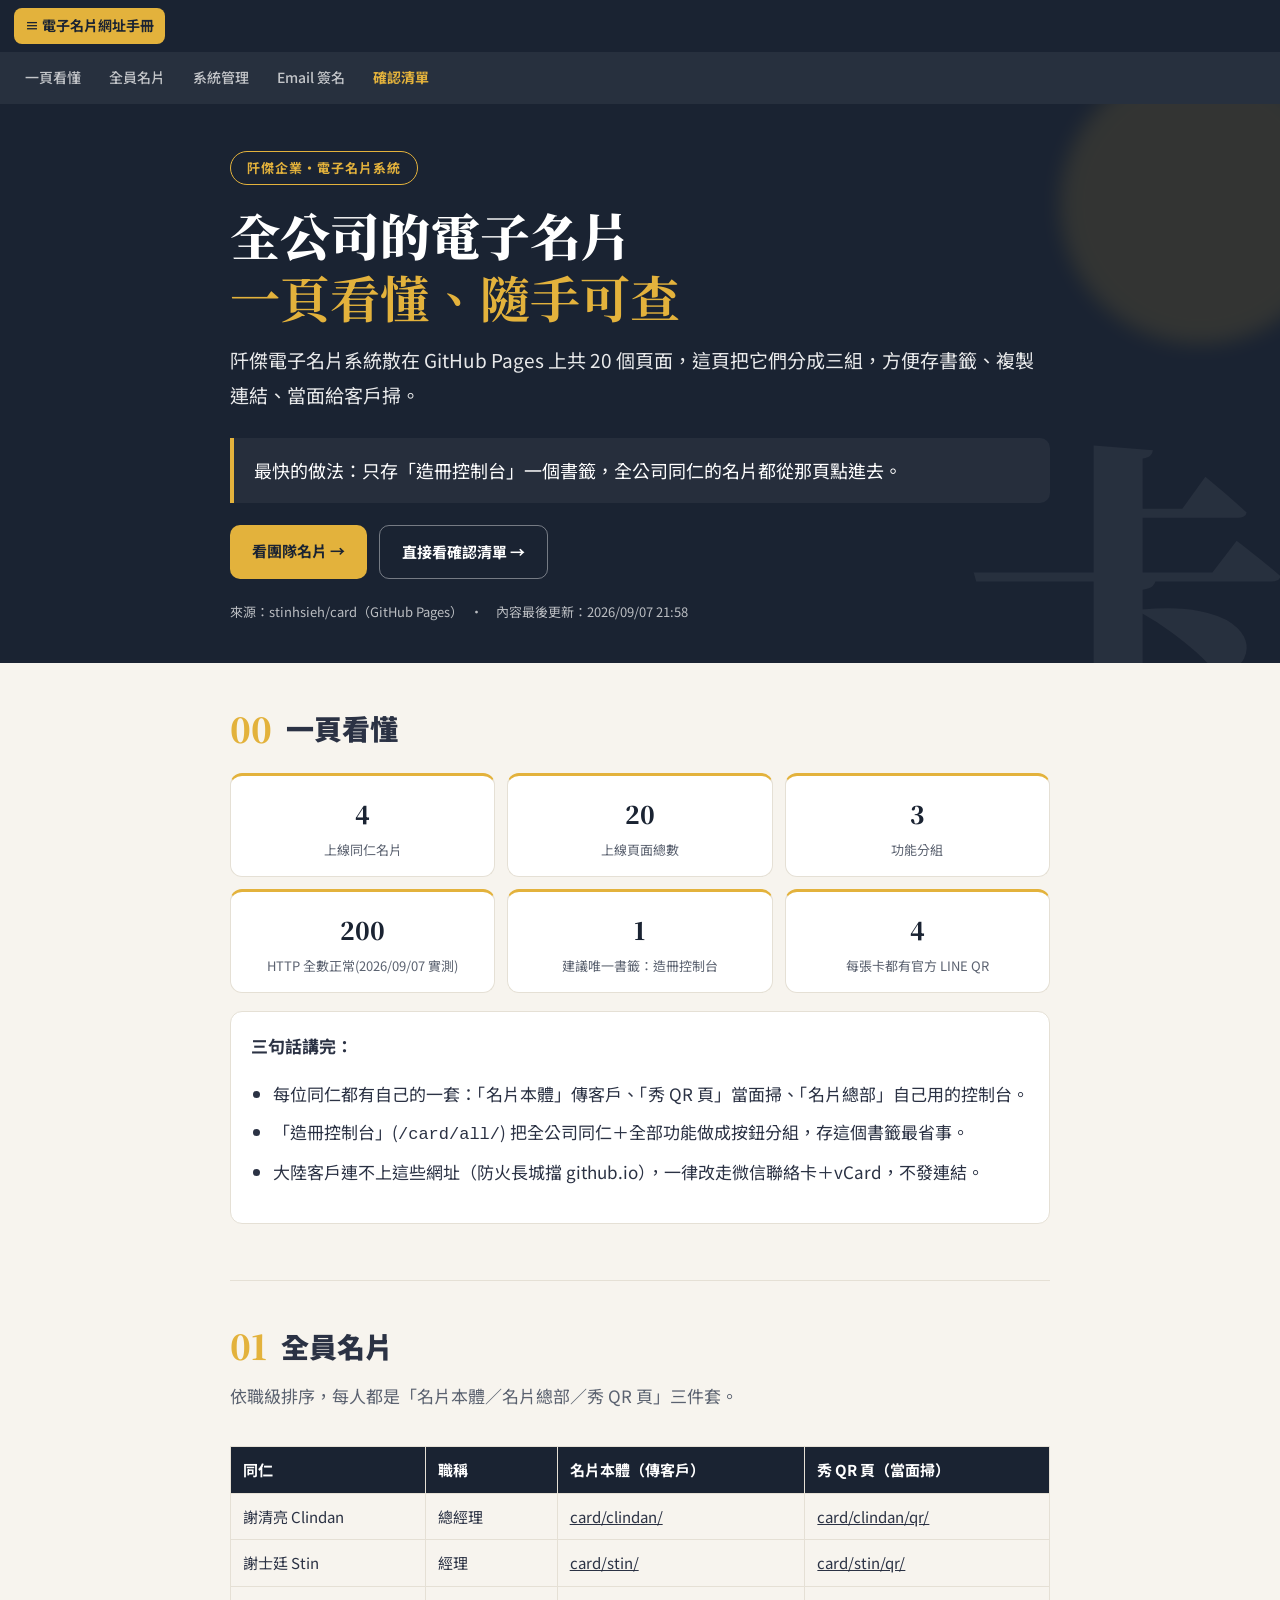
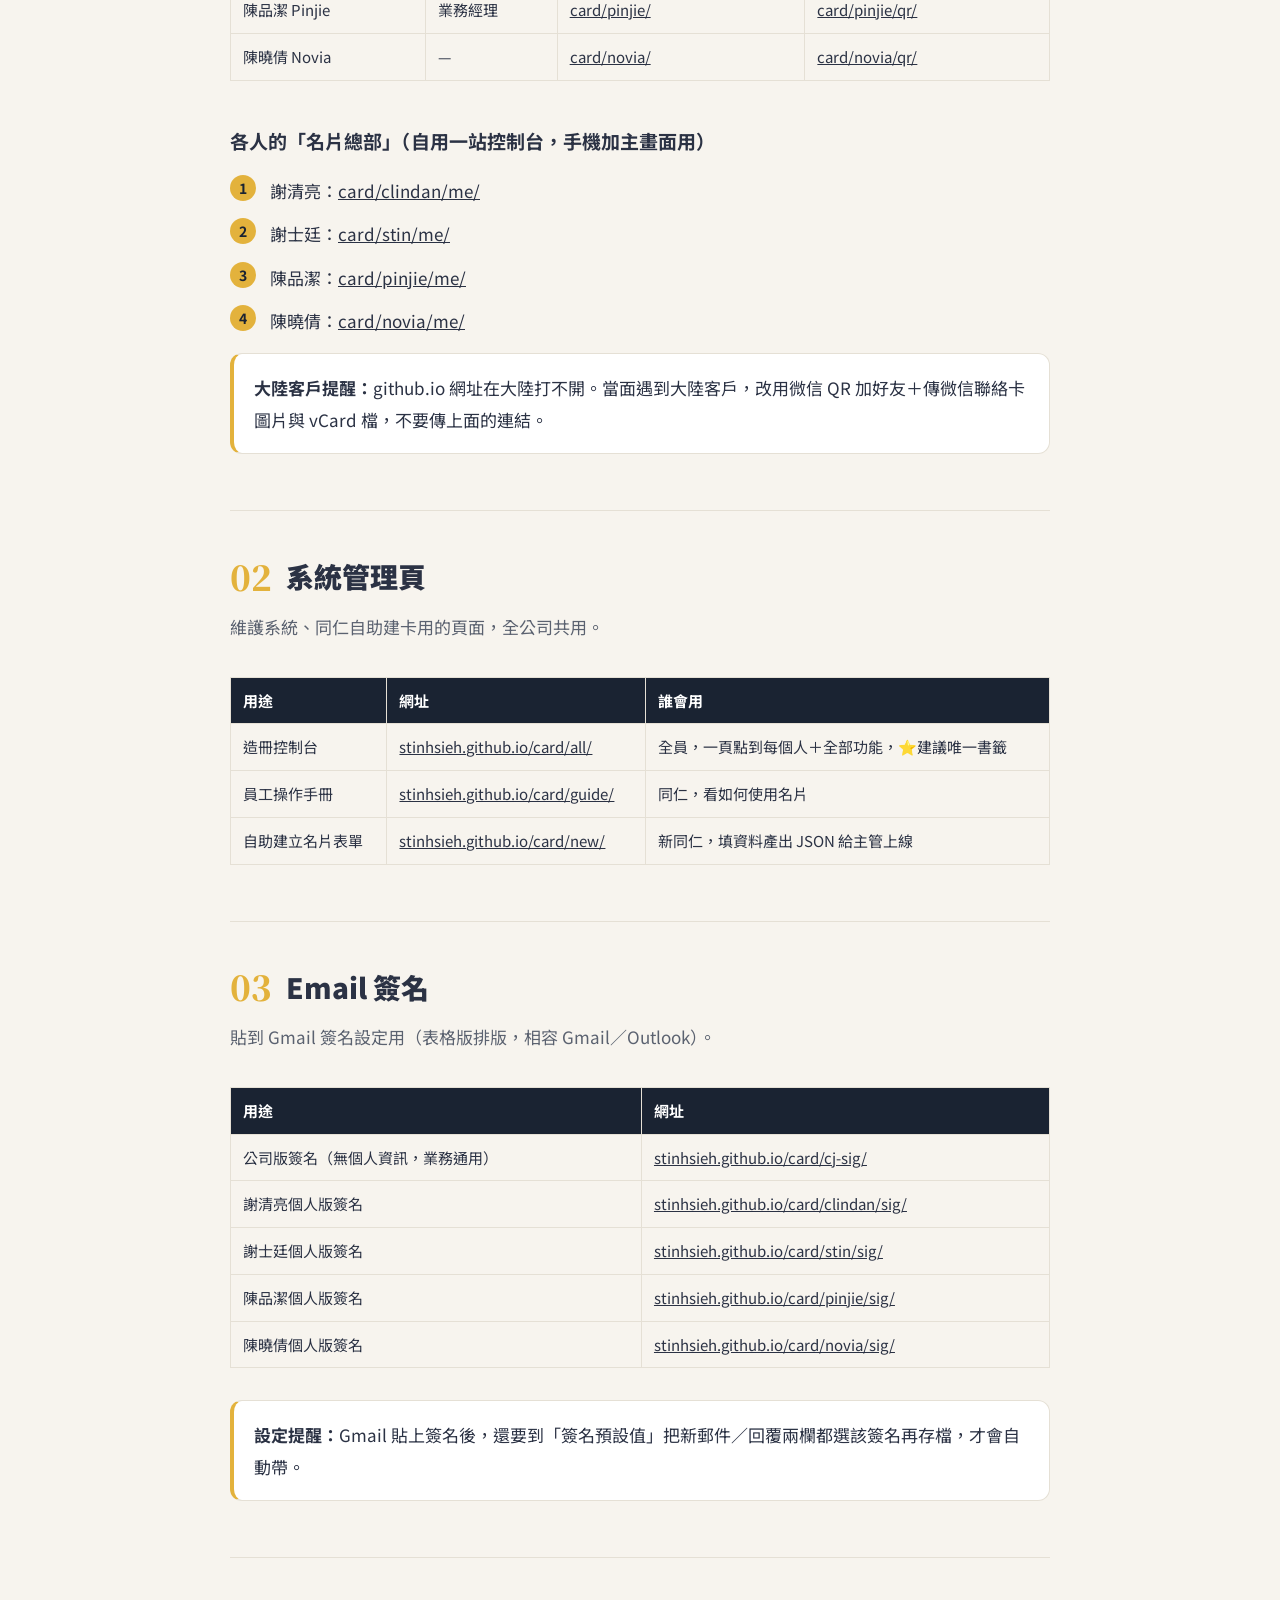
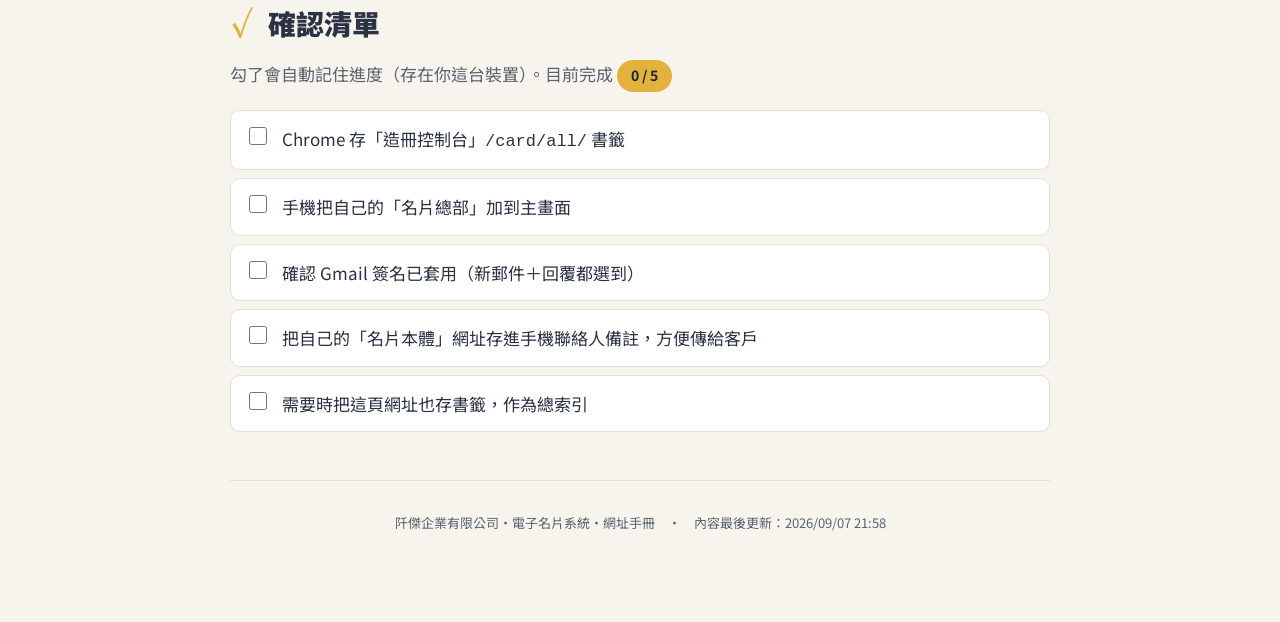
<file: 202609072210/index.html>
<!doctype html>
<html lang="zh-Hant">
<head>
<meta charset="utf-8">
<meta name="viewport" content="width=device-width, initial-scale=1">
<meta name="robots" content="noindex, nofollow">
<title>阡傑電子名片系統・網址手冊｜全公司團隊一頁看懂</title>
<meta name="description" content="阡傑企業電子名片系統的完整網址地圖：全員名片、系統管理頁、Email 簽名，一頁看懂＋可勾選確認清單。">
<link rel="preconnect" href="https://fonts.googleapis.com">
<link rel="preconnect" href="https://fonts.gstatic.com" crossorigin>
<link href="https://fonts.googleapis.com/css2?family=Noto+Sans+TC:wght@400;500;700;900&family=Noto+Serif+TC:wght@700;900&display=swap" rel="stylesheet">
<link rel="stylesheet" href="assets/style.css">
<style>
/* 本頁專屬：一頁看懂數字卡改 3+3 兩列、置中、等寬（不動共用 style.css） */
.stats-3col{grid-template-columns:repeat(3,1fr);justify-items:stretch;text-align:center}
.stats-3col .stat{display:flex;flex-direction:column;align-items:center}
@media (max-width:640px){.stats-3col{grid-template-columns:repeat(2,1fr)}}
</style>
</head>
<body data-todo-prefix="ecard-urls-todo-">

<nav class="topnav">
  <div class="row">
    <a href="#top00" class="on">≡ 電子名片網址手冊</a>
  </div>
  <div class="row r2">
    <a href="#top00">一頁看懂</a>
    <a href="#top01">全員名片</a>
    <a href="#top02">系統管理</a>
    <a href="#top03">Email 簽名</a>
    <a href="#todo">確認清單</a>
  </div>
</nav>

<header class="hero">
  <span class="wm">卡</span>
  <div class="wrap">
    <span class="tag">阡傑企業・電子名片系統</span>
    <h1>全公司的電子名片<br><span class="hl">一頁看懂、隨手可查</span></h1>
    <p class="sub">阡傑電子名片系統散在 GitHub Pages 上共 20 個頁面，這頁把它們分成三組，方便存書籤、複製連結、當面給客戶掃。</p>
    <div class="quote">最快的做法：只存「造冊控制台」一個書籤，全公司同仁的名片都從那頁點進去。</div>
    <div class="cta">
      <a class="btn btn-fill" href="#top01">看團隊名片 →</a>
      <a class="btn btn-ghost" href="#todo">直接看確認清單 →</a>
    </div>
    <div class="meta">來源：stinhsieh/card（GitHub Pages）　·　內容最後更新：2026/09/07 21:58</div>
  </div>
</header>

<main class="wrap">

  <section id="top00">
    <div class="chap-head"><span class="chap-num">00</span><h2>一頁看懂</h2></div>
    <div class="stats stats-3col">
      <div class="stat"><div class="n">4</div><div class="l">上線同仁名片</div></div>
      <div class="stat"><div class="n">20</div><div class="l">上線頁面總數</div></div>
      <div class="stat"><div class="n">3</div><div class="l">功能分組</div></div>
      <div class="stat"><div class="n">200</div><div class="l">HTTP 全數正常(2026/09/07 實測)</div></div>
      <div class="stat"><div class="n">1</div><div class="l">建議唯一書籤：造冊控制台</div></div>
      <div class="stat"><div class="n">4</div><div class="l">每張卡都有官方 LINE QR</div></div>
    </div>
    <div class="box">
      <strong>三句話講完：</strong>
      <ul>
        <li>每位同仁都有自己的一套：「名片本體」傳客戶、「秀 QR 頁」當面掃、「名片總部」自己用的控制台。</li>
        <li>「造冊控制台」(<code>/card/all/</code>) 把全公司同仁＋全部功能做成按鈕分組，存這個書籤最省事。</li>
        <li>大陸客戶連不上這些網址（防火長城擋 github.io），一律改走微信聯絡卡＋vCard，不發連結。</li>
      </ul>
    </div>
  </section>

  <section id="top01">
    <div class="chap-head"><span class="chap-num">01</span><h2>全員名片</h2></div>
    <p class="lead">依職級排序，每人都是「名片本體／名片總部／秀 QR 頁」三件套。</p>
    <div class="tablewrap"><table>
      <thead><tr><th>同仁</th><th>職稱</th><th>名片本體（傳客戶）</th><th>秀 QR 頁（當面掃）</th></tr></thead>
      <tbody>
        <tr><td>謝清亮 Clindan</td><td>總經理</td><td><a href="https://stinhsieh.github.io/card/clindan/" target="_blank" rel="noopener">card/clindan/</a></td><td><a href="https://stinhsieh.github.io/card/clindan/qr/" target="_blank" rel="noopener">card/clindan/qr/</a></td></tr>
        <tr><td>謝士廷 Stin</td><td>經理</td><td><a href="https://stinhsieh.github.io/card/stin/" target="_blank" rel="noopener">card/stin/</a></td><td><a href="https://stinhsieh.github.io/card/stin/qr/" target="_blank" rel="noopener">card/stin/qr/</a></td></tr>
        <tr><td>陳品潔 Pinjie</td><td>業務經理</td><td><a href="https://stinhsieh.github.io/card/pinjie/" target="_blank" rel="noopener">card/pinjie/</a></td><td><a href="https://stinhsieh.github.io/card/pinjie/qr/" target="_blank" rel="noopener">card/pinjie/qr/</a></td></tr>
        <tr><td>陳曉倩 Novia</td><td>—</td><td><a href="https://stinhsieh.github.io/card/novia/" target="_blank" rel="noopener">card/novia/</a></td><td><a href="https://stinhsieh.github.io/card/novia/qr/" target="_blank" rel="noopener">card/novia/qr/</a></td></tr>
      </tbody>
    </table></div>
    <h3>各人的「名片總部」（自用一站控制台，手機加主畫面用）</h3>
    <ol class="step">
      <li>謝清亮：<a href="https://stinhsieh.github.io/card/clindan/me/" target="_blank" rel="noopener">card/clindan/me/</a></li>
      <li>謝士廷：<a href="https://stinhsieh.github.io/card/stin/me/" target="_blank" rel="noopener">card/stin/me/</a></li>
      <li>陳品潔：<a href="https://stinhsieh.github.io/card/pinjie/me/" target="_blank" rel="noopener">card/pinjie/me/</a></li>
      <li>陳曉倩：<a href="https://stinhsieh.github.io/card/novia/me/" target="_blank" rel="noopener">card/novia/me/</a></li>
    </ol>
    <div class="box warn"><strong>大陸客戶提醒：</strong>github.io 網址在大陸打不開。當面遇到大陸客戶，改用微信 QR 加好友＋傳微信聯絡卡圖片與 vCard 檔，不要傳上面的連結。</div>
  </section>

  <section id="top02">
    <div class="chap-head"><span class="chap-num">02</span><h2>系統管理頁</h2></div>
    <p class="lead">維護系統、同仁自助建卡用的頁面，全公司共用。</p>
    <div class="tablewrap"><table>
      <thead><tr><th>用途</th><th>網址</th><th>誰會用</th></tr></thead>
      <tbody>
        <tr><td>造冊控制台</td><td><a href="https://stinhsieh.github.io/card/all/" target="_blank" rel="noopener">stinhsieh.github.io/card/all/</a></td><td>全員，一頁點到每個人＋全部功能，⭐建議唯一書籤</td></tr>
        <tr><td>員工操作手冊</td><td><a href="https://stinhsieh.github.io/card/guide/" target="_blank" rel="noopener">stinhsieh.github.io/card/guide/</a></td><td>同仁，看如何使用名片</td></tr>
        <tr><td>自助建立名片表單</td><td><a href="https://stinhsieh.github.io/card/new/" target="_blank" rel="noopener">stinhsieh.github.io/card/new/</a></td><td>新同仁，填資料產出 JSON 給主管上線</td></tr>
      </tbody>
    </table></div>
  </section>

  <section id="top03">
    <div class="chap-head"><span class="chap-num">03</span><h2>Email 簽名</h2></div>
    <p class="lead">貼到 Gmail 簽名設定用（表格版排版，相容 Gmail／Outlook）。</p>
    <div class="tablewrap"><table>
      <thead><tr><th>用途</th><th>網址</th></tr></thead>
      <tbody>
        <tr><td>公司版簽名（無個人資訊，業務通用）</td><td><a href="https://stinhsieh.github.io/card/cj-sig/" target="_blank" rel="noopener">stinhsieh.github.io/card/cj-sig/</a></td></tr>
        <tr><td>謝清亮個人版簽名</td><td><a href="https://stinhsieh.github.io/card/clindan/sig/" target="_blank" rel="noopener">stinhsieh.github.io/card/clindan/sig/</a></td></tr>
        <tr><td>謝士廷個人版簽名</td><td><a href="https://stinhsieh.github.io/card/stin/sig/" target="_blank" rel="noopener">stinhsieh.github.io/card/stin/sig/</a></td></tr>
        <tr><td>陳品潔個人版簽名</td><td><a href="https://stinhsieh.github.io/card/pinjie/sig/" target="_blank" rel="noopener">stinhsieh.github.io/card/pinjie/sig/</a></td></tr>
        <tr><td>陳曉倩個人版簽名</td><td><a href="https://stinhsieh.github.io/card/novia/sig/" target="_blank" rel="noopener">stinhsieh.github.io/card/novia/sig/</a></td></tr>
      </tbody>
    </table></div>
    <div class="box warn"><strong>設定提醒：</strong>Gmail 貼上簽名後，還要到「簽名預設值」把新郵件／回覆兩欄都選該簽名再存檔，才會自動帶。</div>
  </section>

  <section id="todo">
    <div class="chap-head"><span class="chap-num">✓</span><h2>確認清單</h2></div>
    <p class="lead">勾了會自動記住進度（存在你這台裝置）。目前完成 <span class="prog" id="prog">0 / 0</span></p>
    <label class="todo"><input type="checkbox" data-k="t1"><span>Chrome 存「造冊控制台」<code>/card/all/</code> 書籤</span></label>
    <label class="todo"><input type="checkbox" data-k="t2"><span>手機把自己的「名片總部」加到主畫面</span></label>
    <label class="todo"><input type="checkbox" data-k="t3"><span>確認 Gmail 簽名已套用（新郵件＋回覆都選到）</span></label>
    <label class="todo"><input type="checkbox" data-k="t4"><span>把自己的「名片本體」網址存進手機聯絡人備註，方便傳給客戶</span></label>
    <label class="todo"><input type="checkbox" data-k="t5"><span>需要時把這頁網址也存書籤，作為總索引</span></label>
  </section>

  <footer>阡傑企業有限公司・電子名片系統・網址手冊　·　內容最後更新：2026/09/07 21:58</footer>
</main>

<script src="assets/app.js"></script>
</body>
</html>
</file>
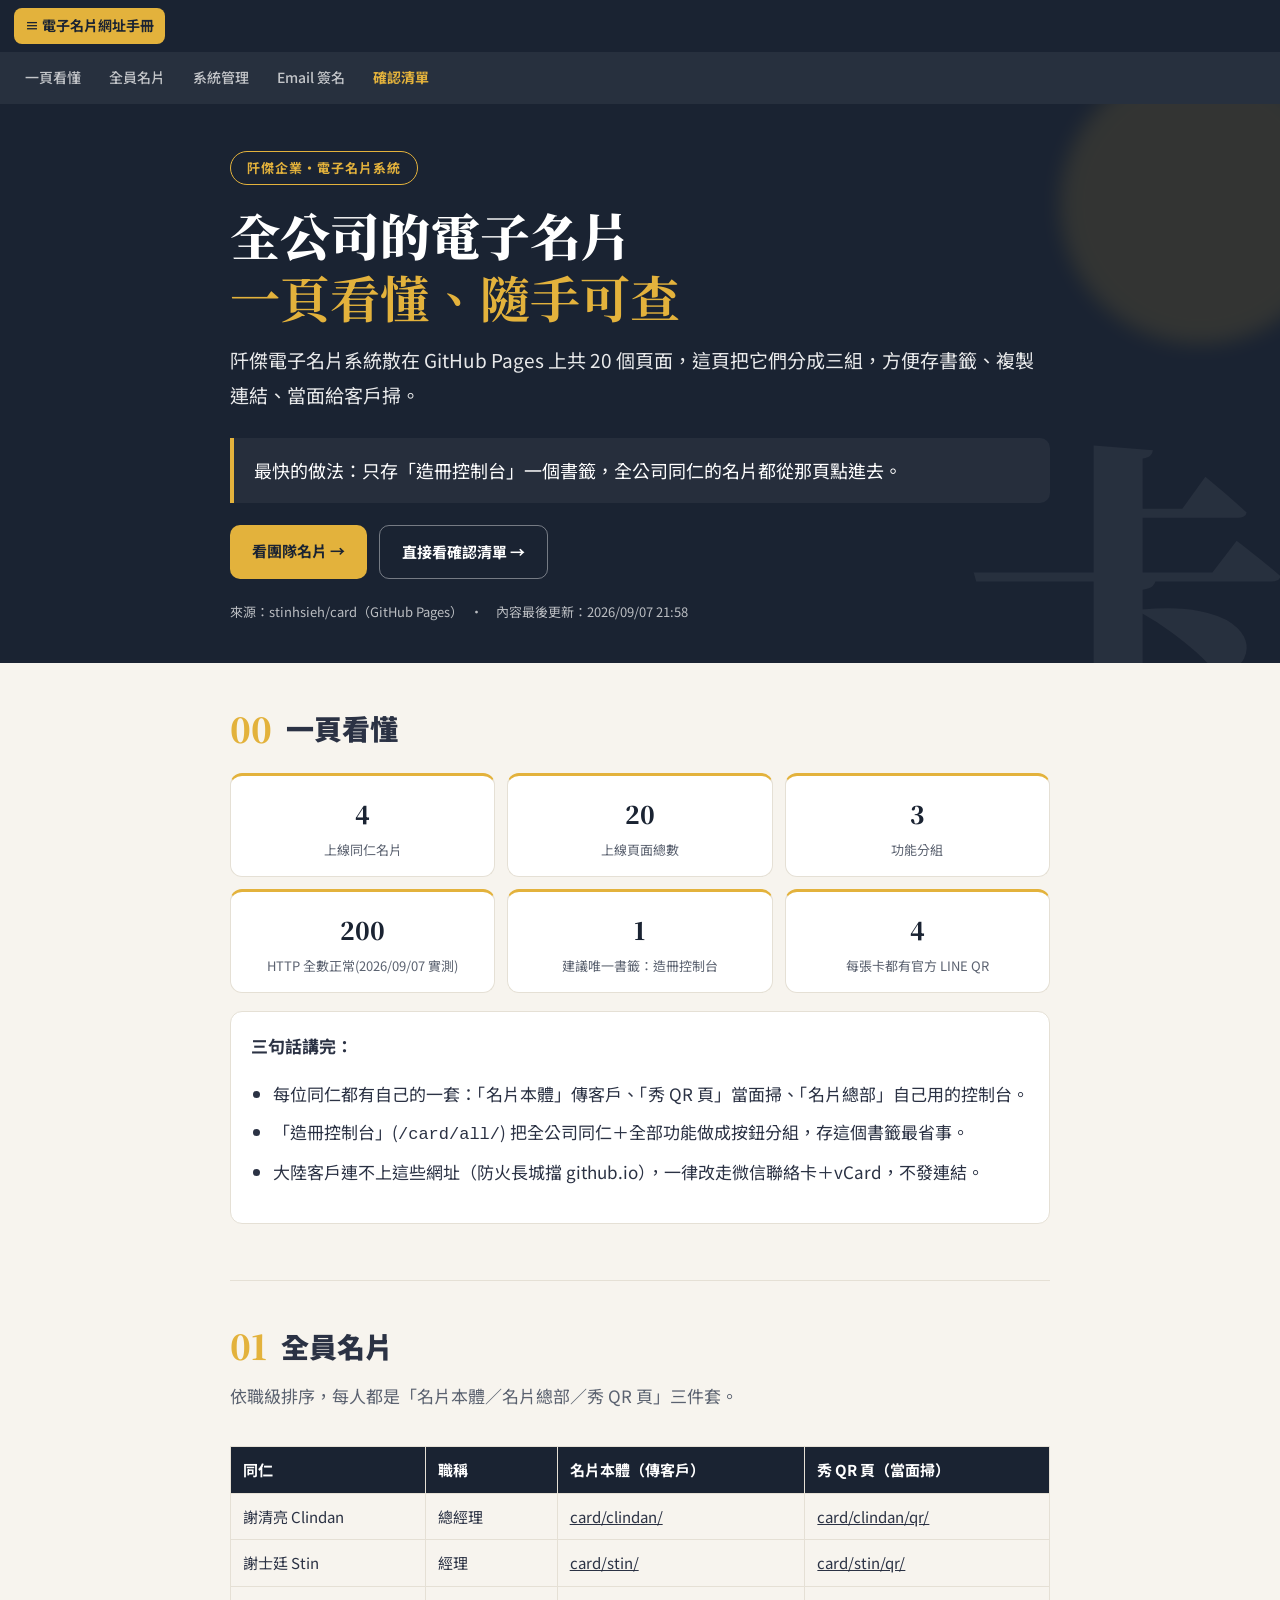
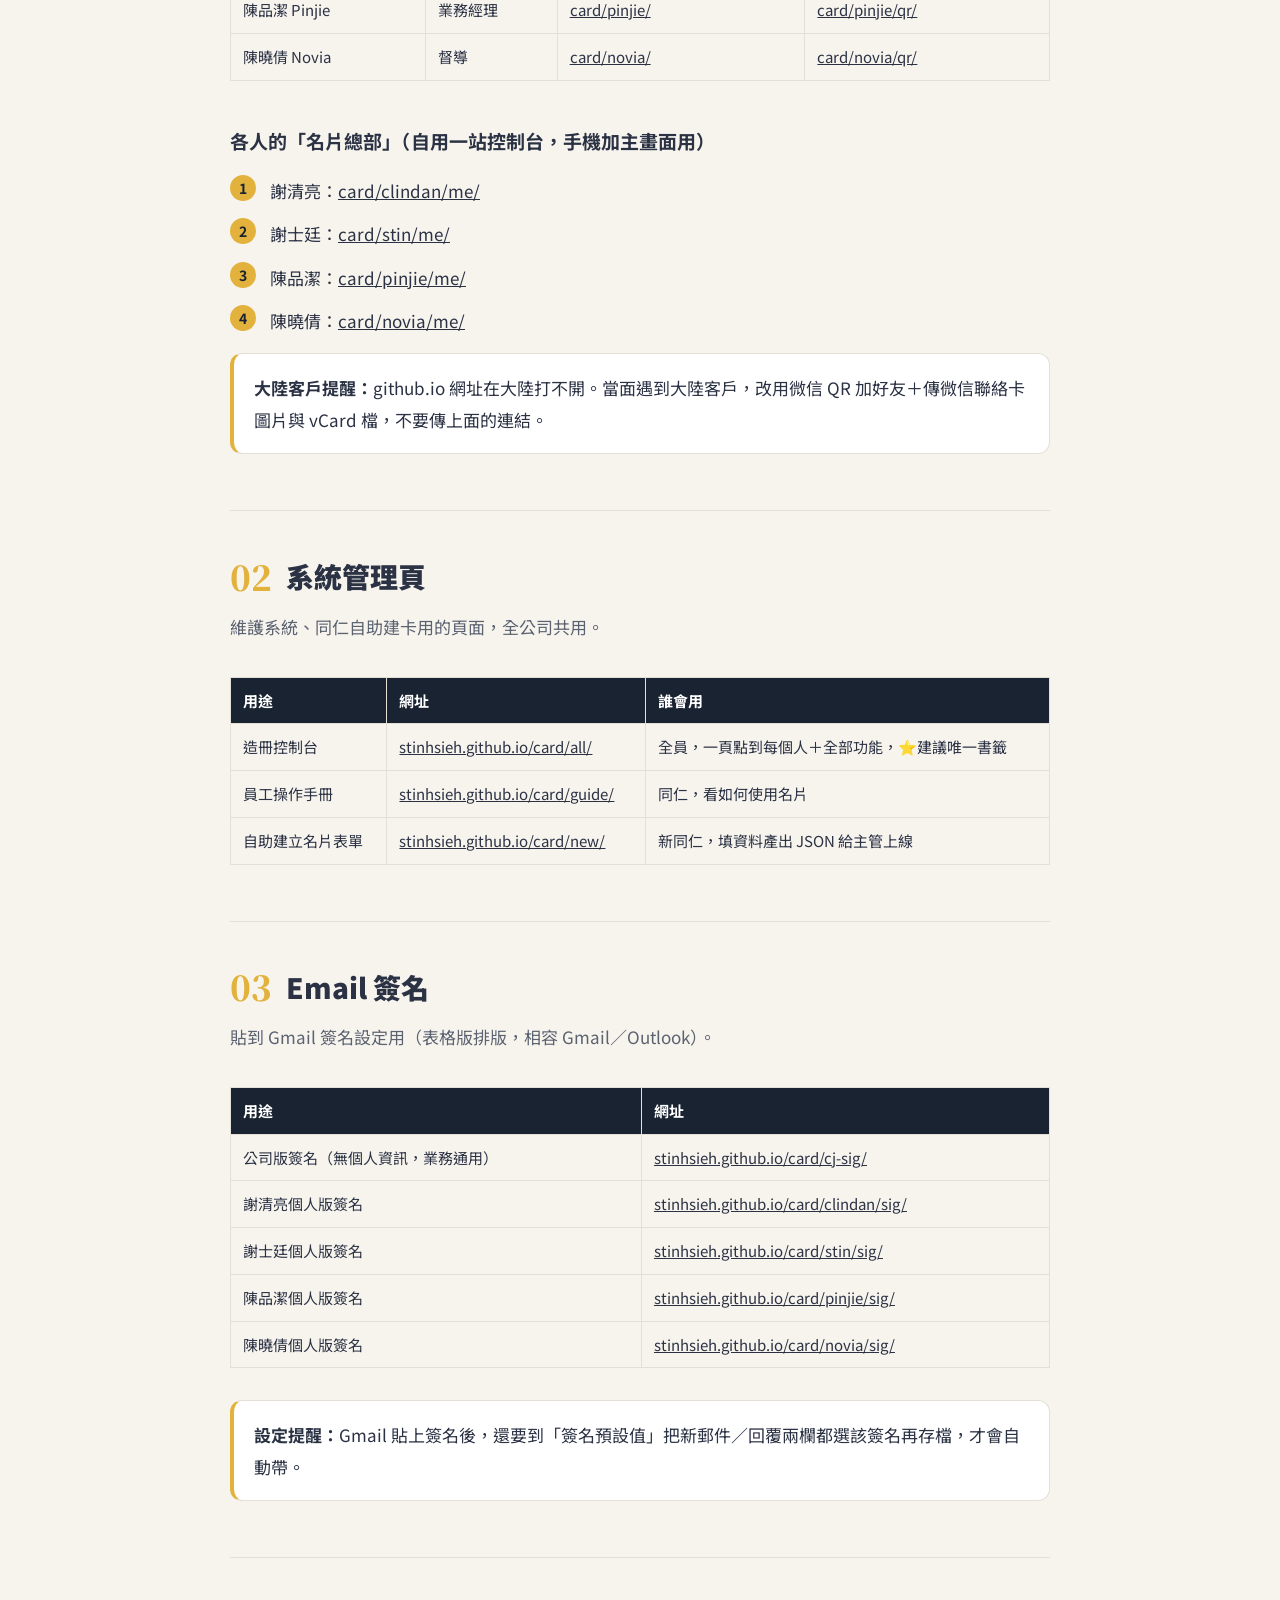
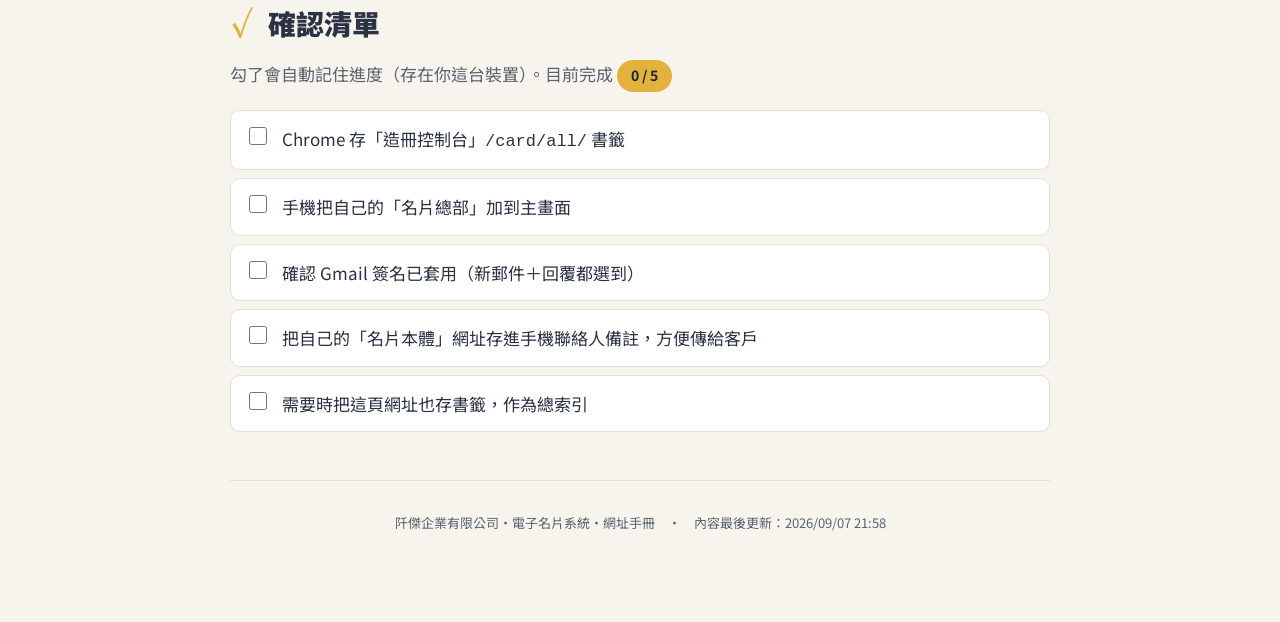
<file: 202609080100/index.html>
<!doctype html>
<html lang="zh-Hant">
<head>
<meta charset="utf-8">
<meta name="viewport" content="width=device-width, initial-scale=1">
<meta name="robots" content="noindex, nofollow">
<title>阡傑電子名片系統・網址手冊｜全公司團隊一頁看懂</title>
<meta name="description" content="阡傑企業電子名片系統的完整網址地圖：全員名片、系統管理頁、Email 簽名，一頁看懂＋可勾選確認清單。">
<link rel="preconnect" href="https://fonts.googleapis.com">
<link rel="preconnect" href="https://fonts.gstatic.com" crossorigin>
<link href="https://fonts.googleapis.com/css2?family=Noto+Sans+TC:wght@400;500;700;900&family=Noto+Serif+TC:wght@700;900&display=swap" rel="stylesheet">
<link rel="stylesheet" href="assets/style.css">
<style>
/* 本頁專屬：一頁看懂數字卡改 3+3 兩列、置中、等寬（不動共用 style.css） */
.stats-3col{grid-template-columns:repeat(3,1fr);justify-items:stretch;text-align:center}
.stats-3col .stat{display:flex;flex-direction:column;align-items:center}
@media (max-width:640px){.stats-3col{grid-template-columns:repeat(2,1fr)}}
</style>
</head>
<body data-todo-prefix="ecard-urls-todo-">

<nav class="topnav">
  <div class="row">
    <a href="#top00" class="on">≡ 電子名片網址手冊</a>
  </div>
  <div class="row r2">
    <a href="#top00">一頁看懂</a>
    <a href="#top01">全員名片</a>
    <a href="#top02">系統管理</a>
    <a href="#top03">Email 簽名</a>
    <a href="#todo">確認清單</a>
  </div>
</nav>

<header class="hero">
  <span class="wm">卡</span>
  <div class="wrap">
    <span class="tag">阡傑企業・電子名片系統</span>
    <h1>全公司的電子名片<br><span class="hl">一頁看懂、隨手可查</span></h1>
    <p class="sub">阡傑電子名片系統散在 GitHub Pages 上共 20 個頁面，這頁把它們分成三組，方便存書籤、複製連結、當面給客戶掃。</p>
    <div class="quote">最快的做法：只存「造冊控制台」一個書籤，全公司同仁的名片都從那頁點進去。</div>
    <div class="cta">
      <a class="btn btn-fill" href="#top01">看團隊名片 →</a>
      <a class="btn btn-ghost" href="#todo">直接看確認清單 →</a>
    </div>
    <div class="meta">來源：stinhsieh/card（GitHub Pages）　·　內容最後更新：2026/09/07 21:58</div>
  </div>
</header>

<main class="wrap">

  <section id="top00">
    <div class="chap-head"><span class="chap-num">00</span><h2>一頁看懂</h2></div>
    <div class="stats stats-3col">
      <div class="stat"><div class="n">4</div><div class="l">上線同仁名片</div></div>
      <div class="stat"><div class="n">20</div><div class="l">上線頁面總數</div></div>
      <div class="stat"><div class="n">3</div><div class="l">功能分組</div></div>
      <div class="stat"><div class="n">200</div><div class="l">HTTP 全數正常(2026/09/07 實測)</div></div>
      <div class="stat"><div class="n">1</div><div class="l">建議唯一書籤：造冊控制台</div></div>
      <div class="stat"><div class="n">4</div><div class="l">每張卡都有官方 LINE QR</div></div>
    </div>
    <div class="box">
      <strong>三句話講完：</strong>
      <ul>
        <li>每位同仁都有自己的一套：「名片本體」傳客戶、「秀 QR 頁」當面掃、「名片總部」自己用的控制台。</li>
        <li>「造冊控制台」(<code>/card/all/</code>) 把全公司同仁＋全部功能做成按鈕分組，存這個書籤最省事。</li>
        <li>大陸客戶連不上這些網址（防火長城擋 github.io），一律改走微信聯絡卡＋vCard，不發連結。</li>
      </ul>
    </div>
  </section>

  <section id="top01">
    <div class="chap-head"><span class="chap-num">01</span><h2>全員名片</h2></div>
    <p class="lead">依職級排序，每人都是「名片本體／名片總部／秀 QR 頁」三件套。</p>
    <div class="tablewrap"><table>
      <thead><tr><th>同仁</th><th>職稱</th><th>名片本體（傳客戶）</th><th>秀 QR 頁（當面掃）</th></tr></thead>
      <tbody>
        <tr><td>謝清亮 Clindan</td><td>總經理</td><td><a href="https://stinhsieh.github.io/card/clindan/" target="_blank" rel="noopener">card/clindan/</a></td><td><a href="https://stinhsieh.github.io/card/clindan/qr/" target="_blank" rel="noopener">card/clindan/qr/</a></td></tr>
        <tr><td>謝士廷 Stin</td><td>經理</td><td><a href="https://stinhsieh.github.io/card/stin/" target="_blank" rel="noopener">card/stin/</a></td><td><a href="https://stinhsieh.github.io/card/stin/qr/" target="_blank" rel="noopener">card/stin/qr/</a></td></tr>
        <tr><td>陳品潔 Pinjie</td><td>業務經理</td><td><a href="https://stinhsieh.github.io/card/pinjie/" target="_blank" rel="noopener">card/pinjie/</a></td><td><a href="https://stinhsieh.github.io/card/pinjie/qr/" target="_blank" rel="noopener">card/pinjie/qr/</a></td></tr>
        <tr><td>陳曉倩 Novia</td><td>督導</td><td><a href="https://stinhsieh.github.io/card/novia/" target="_blank" rel="noopener">card/novia/</a></td><td><a href="https://stinhsieh.github.io/card/novia/qr/" target="_blank" rel="noopener">card/novia/qr/</a></td></tr>
      </tbody>
    </table></div>
    <h3>各人的「名片總部」（自用一站控制台，手機加主畫面用）</h3>
    <ol class="step">
      <li>謝清亮：<a href="https://stinhsieh.github.io/card/clindan/me/" target="_blank" rel="noopener">card/clindan/me/</a></li>
      <li>謝士廷：<a href="https://stinhsieh.github.io/card/stin/me/" target="_blank" rel="noopener">card/stin/me/</a></li>
      <li>陳品潔：<a href="https://stinhsieh.github.io/card/pinjie/me/" target="_blank" rel="noopener">card/pinjie/me/</a></li>
      <li>陳曉倩：<a href="https://stinhsieh.github.io/card/novia/me/" target="_blank" rel="noopener">card/novia/me/</a></li>
    </ol>
    <div class="box warn"><strong>大陸客戶提醒：</strong>github.io 網址在大陸打不開。當面遇到大陸客戶，改用微信 QR 加好友＋傳微信聯絡卡圖片與 vCard 檔，不要傳上面的連結。</div>
  </section>

  <section id="top02">
    <div class="chap-head"><span class="chap-num">02</span><h2>系統管理頁</h2></div>
    <p class="lead">維護系統、同仁自助建卡用的頁面，全公司共用。</p>
    <div class="tablewrap"><table>
      <thead><tr><th>用途</th><th>網址</th><th>誰會用</th></tr></thead>
      <tbody>
        <tr><td>造冊控制台</td><td><a href="https://stinhsieh.github.io/card/all/" target="_blank" rel="noopener">stinhsieh.github.io/card/all/</a></td><td>全員，一頁點到每個人＋全部功能，⭐建議唯一書籤</td></tr>
        <tr><td>員工操作手冊</td><td><a href="https://stinhsieh.github.io/card/guide/" target="_blank" rel="noopener">stinhsieh.github.io/card/guide/</a></td><td>同仁，看如何使用名片</td></tr>
        <tr><td>自助建立名片表單</td><td><a href="https://stinhsieh.github.io/card/new/" target="_blank" rel="noopener">stinhsieh.github.io/card/new/</a></td><td>新同仁，填資料產出 JSON 給主管上線</td></tr>
      </tbody>
    </table></div>
  </section>

  <section id="top03">
    <div class="chap-head"><span class="chap-num">03</span><h2>Email 簽名</h2></div>
    <p class="lead">貼到 Gmail 簽名設定用（表格版排版，相容 Gmail／Outlook）。</p>
    <div class="tablewrap"><table>
      <thead><tr><th>用途</th><th>網址</th></tr></thead>
      <tbody>
        <tr><td>公司版簽名（無個人資訊，業務通用）</td><td><a href="https://stinhsieh.github.io/card/cj-sig/" target="_blank" rel="noopener">stinhsieh.github.io/card/cj-sig/</a></td></tr>
        <tr><td>謝清亮個人版簽名</td><td><a href="https://stinhsieh.github.io/card/clindan/sig/" target="_blank" rel="noopener">stinhsieh.github.io/card/clindan/sig/</a></td></tr>
        <tr><td>謝士廷個人版簽名</td><td><a href="https://stinhsieh.github.io/card/stin/sig/" target="_blank" rel="noopener">stinhsieh.github.io/card/stin/sig/</a></td></tr>
        <tr><td>陳品潔個人版簽名</td><td><a href="https://stinhsieh.github.io/card/pinjie/sig/" target="_blank" rel="noopener">stinhsieh.github.io/card/pinjie/sig/</a></td></tr>
        <tr><td>陳曉倩個人版簽名</td><td><a href="https://stinhsieh.github.io/card/novia/sig/" target="_blank" rel="noopener">stinhsieh.github.io/card/novia/sig/</a></td></tr>
      </tbody>
    </table></div>
    <div class="box warn"><strong>設定提醒：</strong>Gmail 貼上簽名後，還要到「簽名預設值」把新郵件／回覆兩欄都選該簽名再存檔，才會自動帶。</div>
  </section>

  <section id="todo">
    <div class="chap-head"><span class="chap-num">✓</span><h2>確認清單</h2></div>
    <p class="lead">勾了會自動記住進度（存在你這台裝置）。目前完成 <span class="prog" id="prog">0 / 0</span></p>
    <label class="todo"><input type="checkbox" data-k="t1"><span>Chrome 存「造冊控制台」<code>/card/all/</code> 書籤</span></label>
    <label class="todo"><input type="checkbox" data-k="t2"><span>手機把自己的「名片總部」加到主畫面</span></label>
    <label class="todo"><input type="checkbox" data-k="t3"><span>確認 Gmail 簽名已套用（新郵件＋回覆都選到）</span></label>
    <label class="todo"><input type="checkbox" data-k="t4"><span>把自己的「名片本體」網址存進手機聯絡人備註，方便傳給客戶</span></label>
    <label class="todo"><input type="checkbox" data-k="t5"><span>需要時把這頁網址也存書籤，作為總索引</span></label>
  </section>

  <footer>阡傑企業有限公司・電子名片系統・網址手冊　·　內容最後更新：2026/09/07 21:58</footer>
</main>

<script src="assets/app.js"></script>
</body>
</html>
</file>
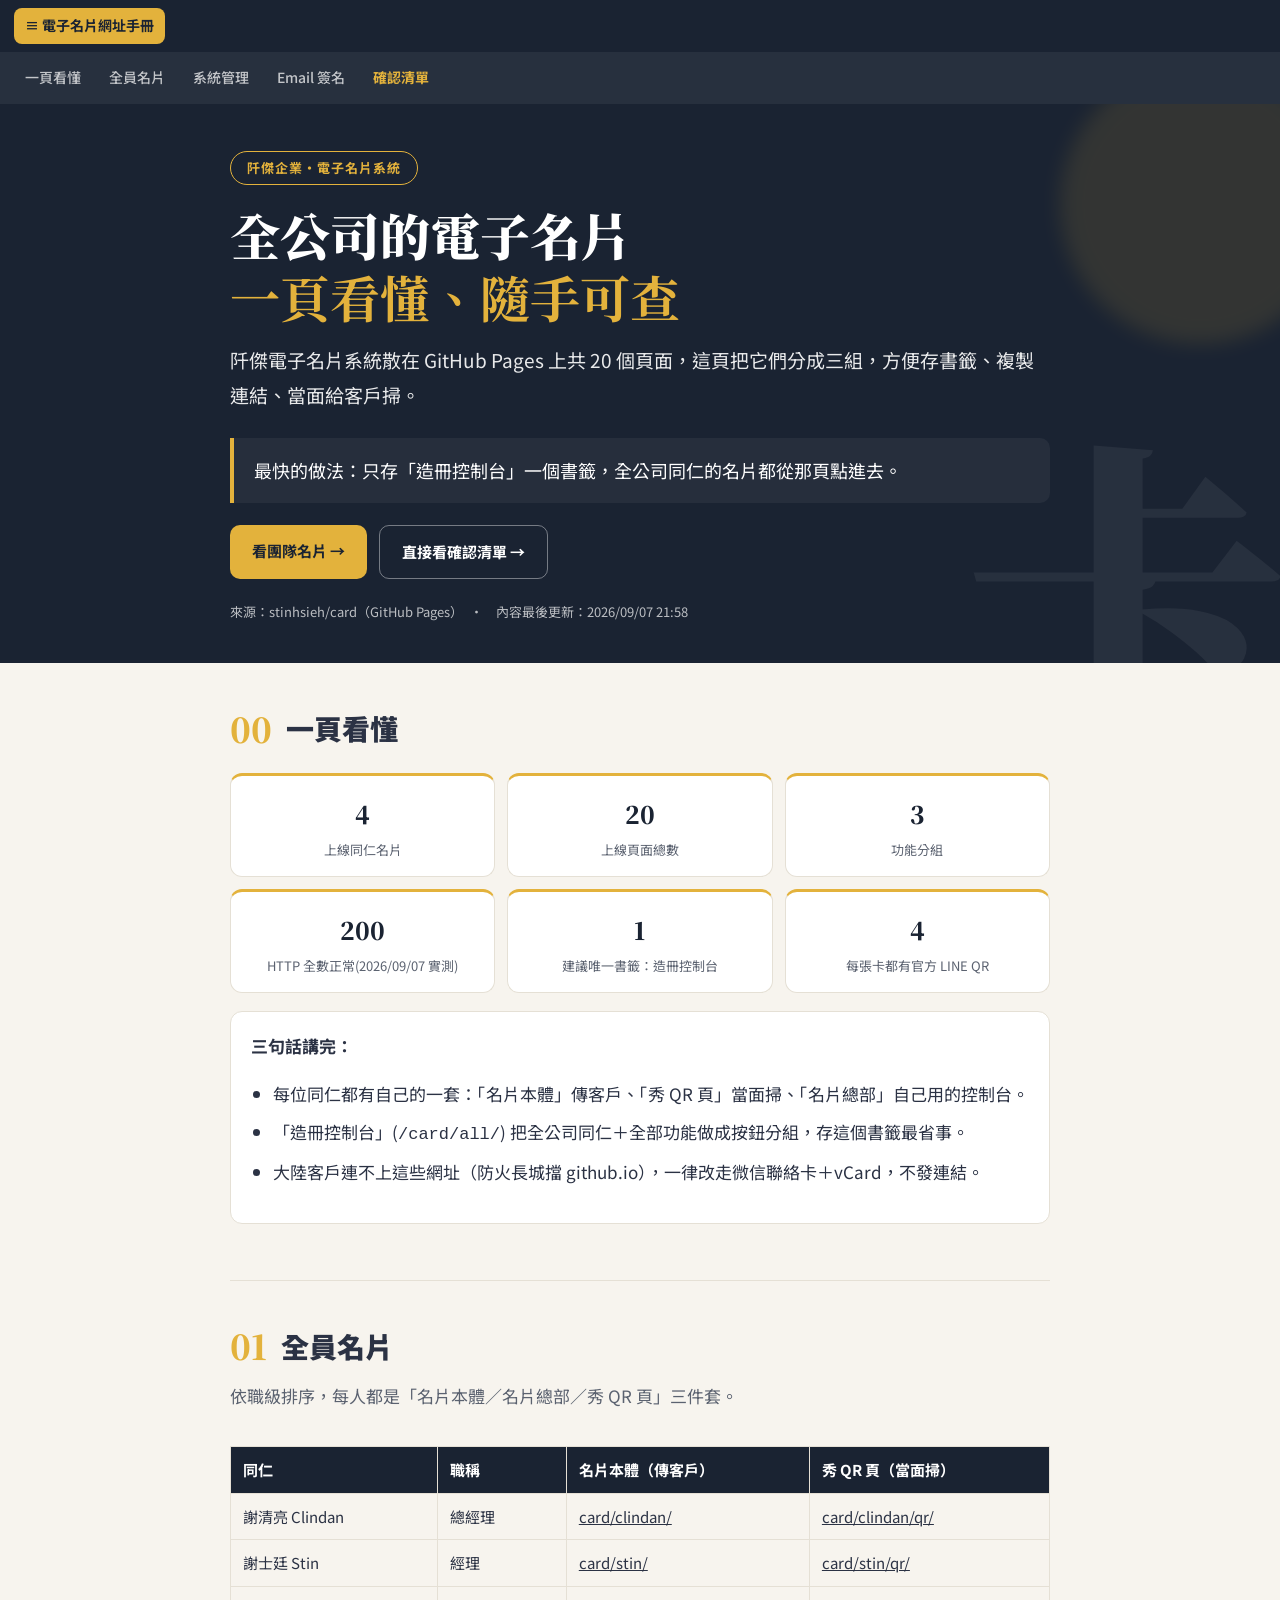
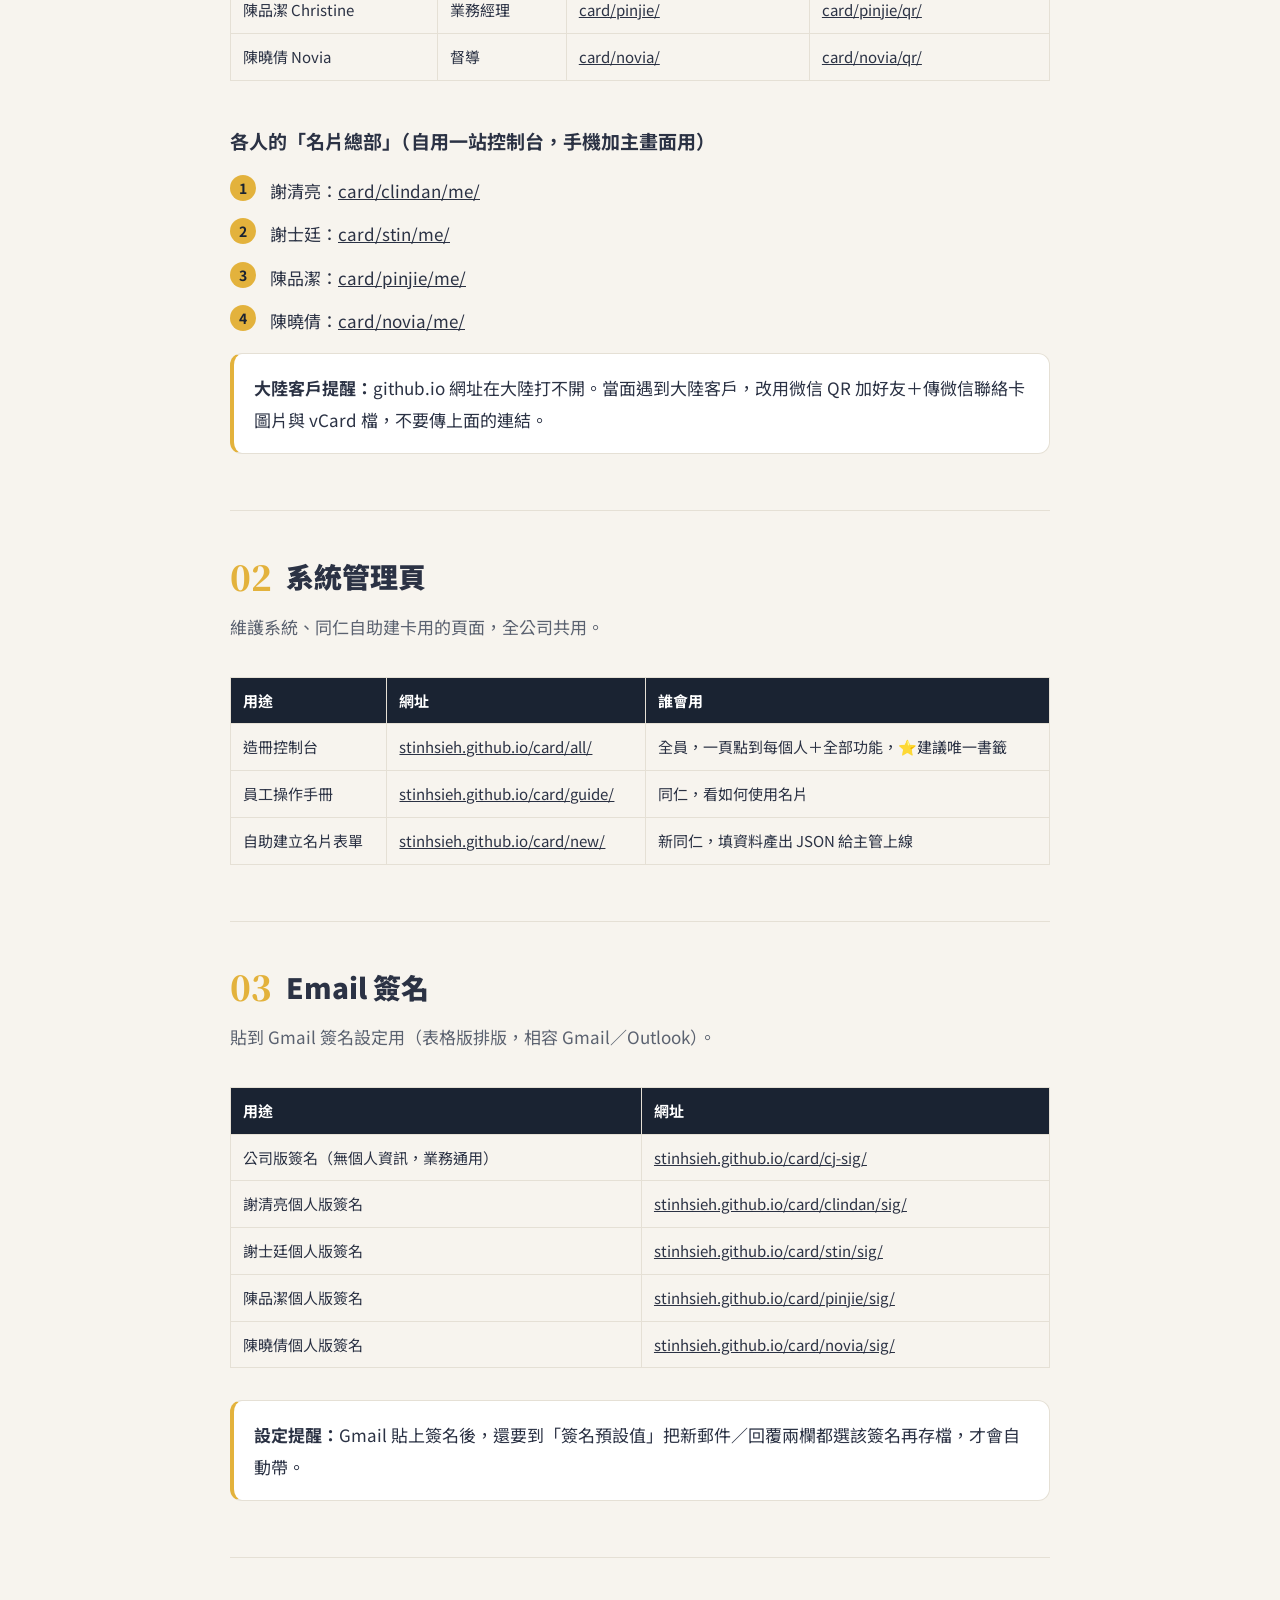
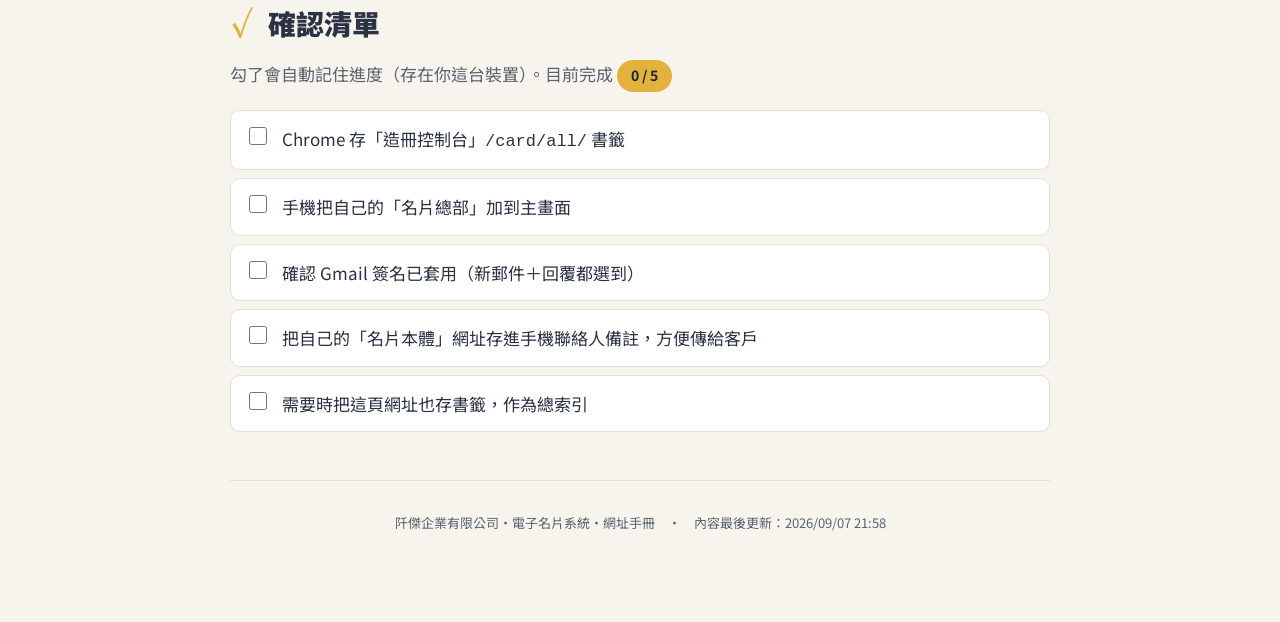
<file: 202609080945/index.html>
<!doctype html>
<html lang="zh-Hant">
<head>
<meta charset="utf-8">
<meta name="viewport" content="width=device-width, initial-scale=1">
<meta name="robots" content="noindex, nofollow">
<title>阡傑電子名片系統・網址手冊｜全公司團隊一頁看懂</title>
<meta name="description" content="阡傑企業電子名片系統的完整網址地圖：全員名片、系統管理頁、Email 簽名，一頁看懂＋可勾選確認清單。">
<link rel="preconnect" href="https://fonts.googleapis.com">
<link rel="preconnect" href="https://fonts.gstatic.com" crossorigin>
<link href="https://fonts.googleapis.com/css2?family=Noto+Sans+TC:wght@400;500;700;900&family=Noto+Serif+TC:wght@700;900&display=swap" rel="stylesheet">
<link rel="stylesheet" href="assets/style.css">
<style>
/* 本頁專屬：一頁看懂數字卡改 3+3 兩列、置中、等寬（不動共用 style.css） */
.stats-3col{grid-template-columns:repeat(3,1fr);justify-items:stretch;text-align:center}
.stats-3col .stat{display:flex;flex-direction:column;align-items:center}
@media (max-width:640px){.stats-3col{grid-template-columns:repeat(2,1fr)}}
</style>
</head>
<body data-todo-prefix="ecard-urls-todo-">

<nav class="topnav">
  <div class="row">
    <a href="#top00" class="on">≡ 電子名片網址手冊</a>
  </div>
  <div class="row r2">
    <a href="#top00">一頁看懂</a>
    <a href="#top01">全員名片</a>
    <a href="#top02">系統管理</a>
    <a href="#top03">Email 簽名</a>
    <a href="#todo">確認清單</a>
  </div>
</nav>

<header class="hero">
  <span class="wm">卡</span>
  <div class="wrap">
    <span class="tag">阡傑企業・電子名片系統</span>
    <h1>全公司的電子名片<br><span class="hl">一頁看懂、隨手可查</span></h1>
    <p class="sub">阡傑電子名片系統散在 GitHub Pages 上共 20 個頁面，這頁把它們分成三組，方便存書籤、複製連結、當面給客戶掃。</p>
    <div class="quote">最快的做法：只存「造冊控制台」一個書籤，全公司同仁的名片都從那頁點進去。</div>
    <div class="cta">
      <a class="btn btn-fill" href="#top01">看團隊名片 →</a>
      <a class="btn btn-ghost" href="#todo">直接看確認清單 →</a>
    </div>
    <div class="meta">來源：stinhsieh/card（GitHub Pages）　·　內容最後更新：2026/09/07 21:58</div>
  </div>
</header>

<main class="wrap">

  <section id="top00">
    <div class="chap-head"><span class="chap-num">00</span><h2>一頁看懂</h2></div>
    <div class="stats stats-3col">
      <div class="stat"><div class="n">4</div><div class="l">上線同仁名片</div></div>
      <div class="stat"><div class="n">20</div><div class="l">上線頁面總數</div></div>
      <div class="stat"><div class="n">3</div><div class="l">功能分組</div></div>
      <div class="stat"><div class="n">200</div><div class="l">HTTP 全數正常(2026/09/07 實測)</div></div>
      <div class="stat"><div class="n">1</div><div class="l">建議唯一書籤：造冊控制台</div></div>
      <div class="stat"><div class="n">4</div><div class="l">每張卡都有官方 LINE QR</div></div>
    </div>
    <div class="box">
      <strong>三句話講完：</strong>
      <ul>
        <li>每位同仁都有自己的一套：「名片本體」傳客戶、「秀 QR 頁」當面掃、「名片總部」自己用的控制台。</li>
        <li>「造冊控制台」(<code>/card/all/</code>) 把全公司同仁＋全部功能做成按鈕分組，存這個書籤最省事。</li>
        <li>大陸客戶連不上這些網址（防火長城擋 github.io），一律改走微信聯絡卡＋vCard，不發連結。</li>
      </ul>
    </div>
  </section>

  <section id="top01">
    <div class="chap-head"><span class="chap-num">01</span><h2>全員名片</h2></div>
    <p class="lead">依職級排序，每人都是「名片本體／名片總部／秀 QR 頁」三件套。</p>
    <div class="tablewrap"><table>
      <thead><tr><th>同仁</th><th>職稱</th><th>名片本體（傳客戶）</th><th>秀 QR 頁（當面掃）</th></tr></thead>
      <tbody>
        <tr><td>謝清亮 Clindan</td><td>總經理</td><td><a href="https://stinhsieh.github.io/card/clindan/" target="_blank" rel="noopener">card/clindan/</a></td><td><a href="https://stinhsieh.github.io/card/clindan/qr/" target="_blank" rel="noopener">card/clindan/qr/</a></td></tr>
        <tr><td>謝士廷 Stin</td><td>經理</td><td><a href="https://stinhsieh.github.io/card/stin/" target="_blank" rel="noopener">card/stin/</a></td><td><a href="https://stinhsieh.github.io/card/stin/qr/" target="_blank" rel="noopener">card/stin/qr/</a></td></tr>
        <tr><td>陳品潔 Christine</td><td>業務經理</td><td><a href="https://stinhsieh.github.io/card/pinjie/" target="_blank" rel="noopener">card/pinjie/</a></td><td><a href="https://stinhsieh.github.io/card/pinjie/qr/" target="_blank" rel="noopener">card/pinjie/qr/</a></td></tr>
        <tr><td>陳曉倩 Novia</td><td>督導</td><td><a href="https://stinhsieh.github.io/card/novia/" target="_blank" rel="noopener">card/novia/</a></td><td><a href="https://stinhsieh.github.io/card/novia/qr/" target="_blank" rel="noopener">card/novia/qr/</a></td></tr>
      </tbody>
    </table></div>
    <h3>各人的「名片總部」（自用一站控制台，手機加主畫面用）</h3>
    <ol class="step">
      <li>謝清亮：<a href="https://stinhsieh.github.io/card/clindan/me/" target="_blank" rel="noopener">card/clindan/me/</a></li>
      <li>謝士廷：<a href="https://stinhsieh.github.io/card/stin/me/" target="_blank" rel="noopener">card/stin/me/</a></li>
      <li>陳品潔：<a href="https://stinhsieh.github.io/card/pinjie/me/" target="_blank" rel="noopener">card/pinjie/me/</a></li>
      <li>陳曉倩：<a href="https://stinhsieh.github.io/card/novia/me/" target="_blank" rel="noopener">card/novia/me/</a></li>
    </ol>
    <div class="box warn"><strong>大陸客戶提醒：</strong>github.io 網址在大陸打不開。當面遇到大陸客戶，改用微信 QR 加好友＋傳微信聯絡卡圖片與 vCard 檔，不要傳上面的連結。</div>
  </section>

  <section id="top02">
    <div class="chap-head"><span class="chap-num">02</span><h2>系統管理頁</h2></div>
    <p class="lead">維護系統、同仁自助建卡用的頁面，全公司共用。</p>
    <div class="tablewrap"><table>
      <thead><tr><th>用途</th><th>網址</th><th>誰會用</th></tr></thead>
      <tbody>
        <tr><td>造冊控制台</td><td><a href="https://stinhsieh.github.io/card/all/" target="_blank" rel="noopener">stinhsieh.github.io/card/all/</a></td><td>全員，一頁點到每個人＋全部功能，⭐建議唯一書籤</td></tr>
        <tr><td>員工操作手冊</td><td><a href="https://stinhsieh.github.io/card/guide/" target="_blank" rel="noopener">stinhsieh.github.io/card/guide/</a></td><td>同仁，看如何使用名片</td></tr>
        <tr><td>自助建立名片表單</td><td><a href="https://stinhsieh.github.io/card/new/" target="_blank" rel="noopener">stinhsieh.github.io/card/new/</a></td><td>新同仁，填資料產出 JSON 給主管上線</td></tr>
      </tbody>
    </table></div>
  </section>

  <section id="top03">
    <div class="chap-head"><span class="chap-num">03</span><h2>Email 簽名</h2></div>
    <p class="lead">貼到 Gmail 簽名設定用（表格版排版，相容 Gmail／Outlook）。</p>
    <div class="tablewrap"><table>
      <thead><tr><th>用途</th><th>網址</th></tr></thead>
      <tbody>
        <tr><td>公司版簽名（無個人資訊，業務通用）</td><td><a href="https://stinhsieh.github.io/card/cj-sig/" target="_blank" rel="noopener">stinhsieh.github.io/card/cj-sig/</a></td></tr>
        <tr><td>謝清亮個人版簽名</td><td><a href="https://stinhsieh.github.io/card/clindan/sig/" target="_blank" rel="noopener">stinhsieh.github.io/card/clindan/sig/</a></td></tr>
        <tr><td>謝士廷個人版簽名</td><td><a href="https://stinhsieh.github.io/card/stin/sig/" target="_blank" rel="noopener">stinhsieh.github.io/card/stin/sig/</a></td></tr>
        <tr><td>陳品潔個人版簽名</td><td><a href="https://stinhsieh.github.io/card/pinjie/sig/" target="_blank" rel="noopener">stinhsieh.github.io/card/pinjie/sig/</a></td></tr>
        <tr><td>陳曉倩個人版簽名</td><td><a href="https://stinhsieh.github.io/card/novia/sig/" target="_blank" rel="noopener">stinhsieh.github.io/card/novia/sig/</a></td></tr>
      </tbody>
    </table></div>
    <div class="box warn"><strong>設定提醒：</strong>Gmail 貼上簽名後，還要到「簽名預設值」把新郵件／回覆兩欄都選該簽名再存檔，才會自動帶。</div>
  </section>

  <section id="todo">
    <div class="chap-head"><span class="chap-num">✓</span><h2>確認清單</h2></div>
    <p class="lead">勾了會自動記住進度（存在你這台裝置）。目前完成 <span class="prog" id="prog">0 / 0</span></p>
    <label class="todo"><input type="checkbox" data-k="t1"><span>Chrome 存「造冊控制台」<code>/card/all/</code> 書籤</span></label>
    <label class="todo"><input type="checkbox" data-k="t2"><span>手機把自己的「名片總部」加到主畫面</span></label>
    <label class="todo"><input type="checkbox" data-k="t3"><span>確認 Gmail 簽名已套用（新郵件＋回覆都選到）</span></label>
    <label class="todo"><input type="checkbox" data-k="t4"><span>把自己的「名片本體」網址存進手機聯絡人備註，方便傳給客戶</span></label>
    <label class="todo"><input type="checkbox" data-k="t5"><span>需要時把這頁網址也存書籤，作為總索引</span></label>
  </section>

  <footer>阡傑企業有限公司・電子名片系統・網址手冊　·　內容最後更新：2026/09/07 21:58</footer>
</main>

<script src="assets/app.js"></script>
</body>
</html>
</file>
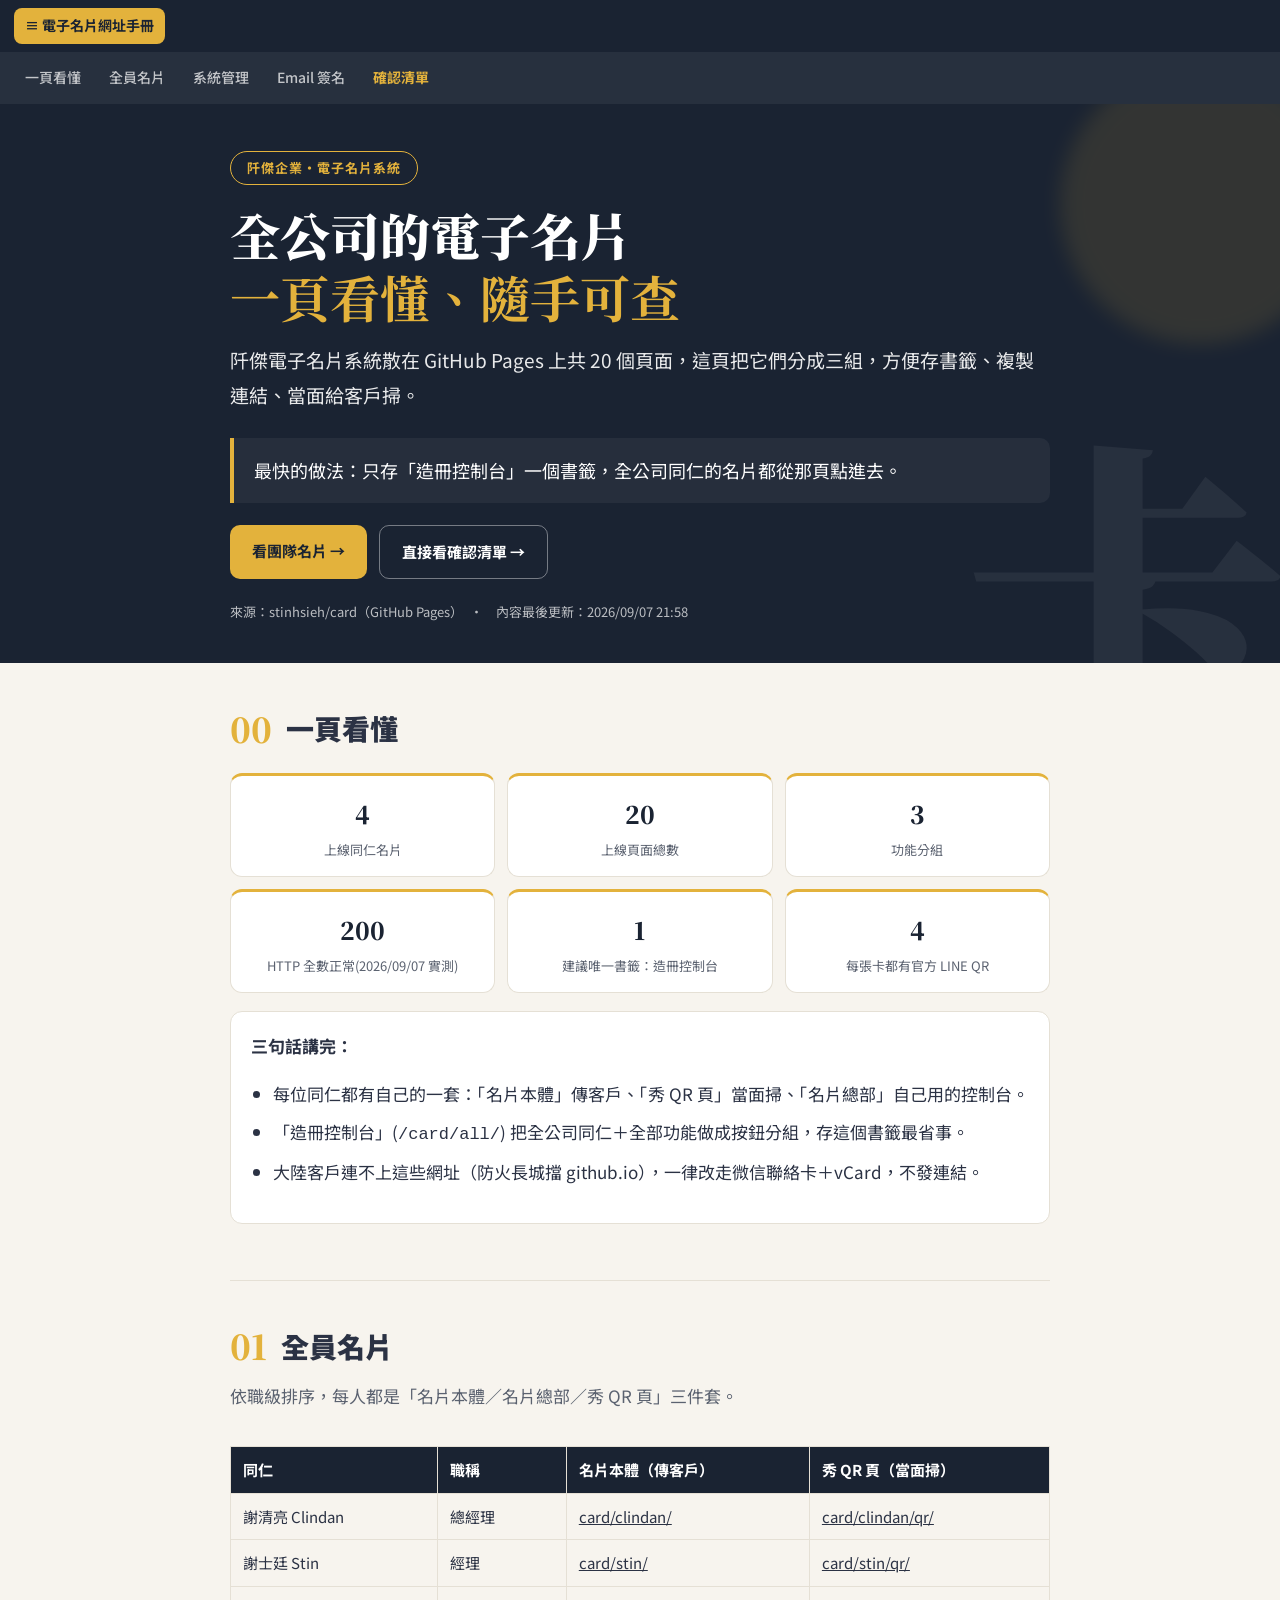
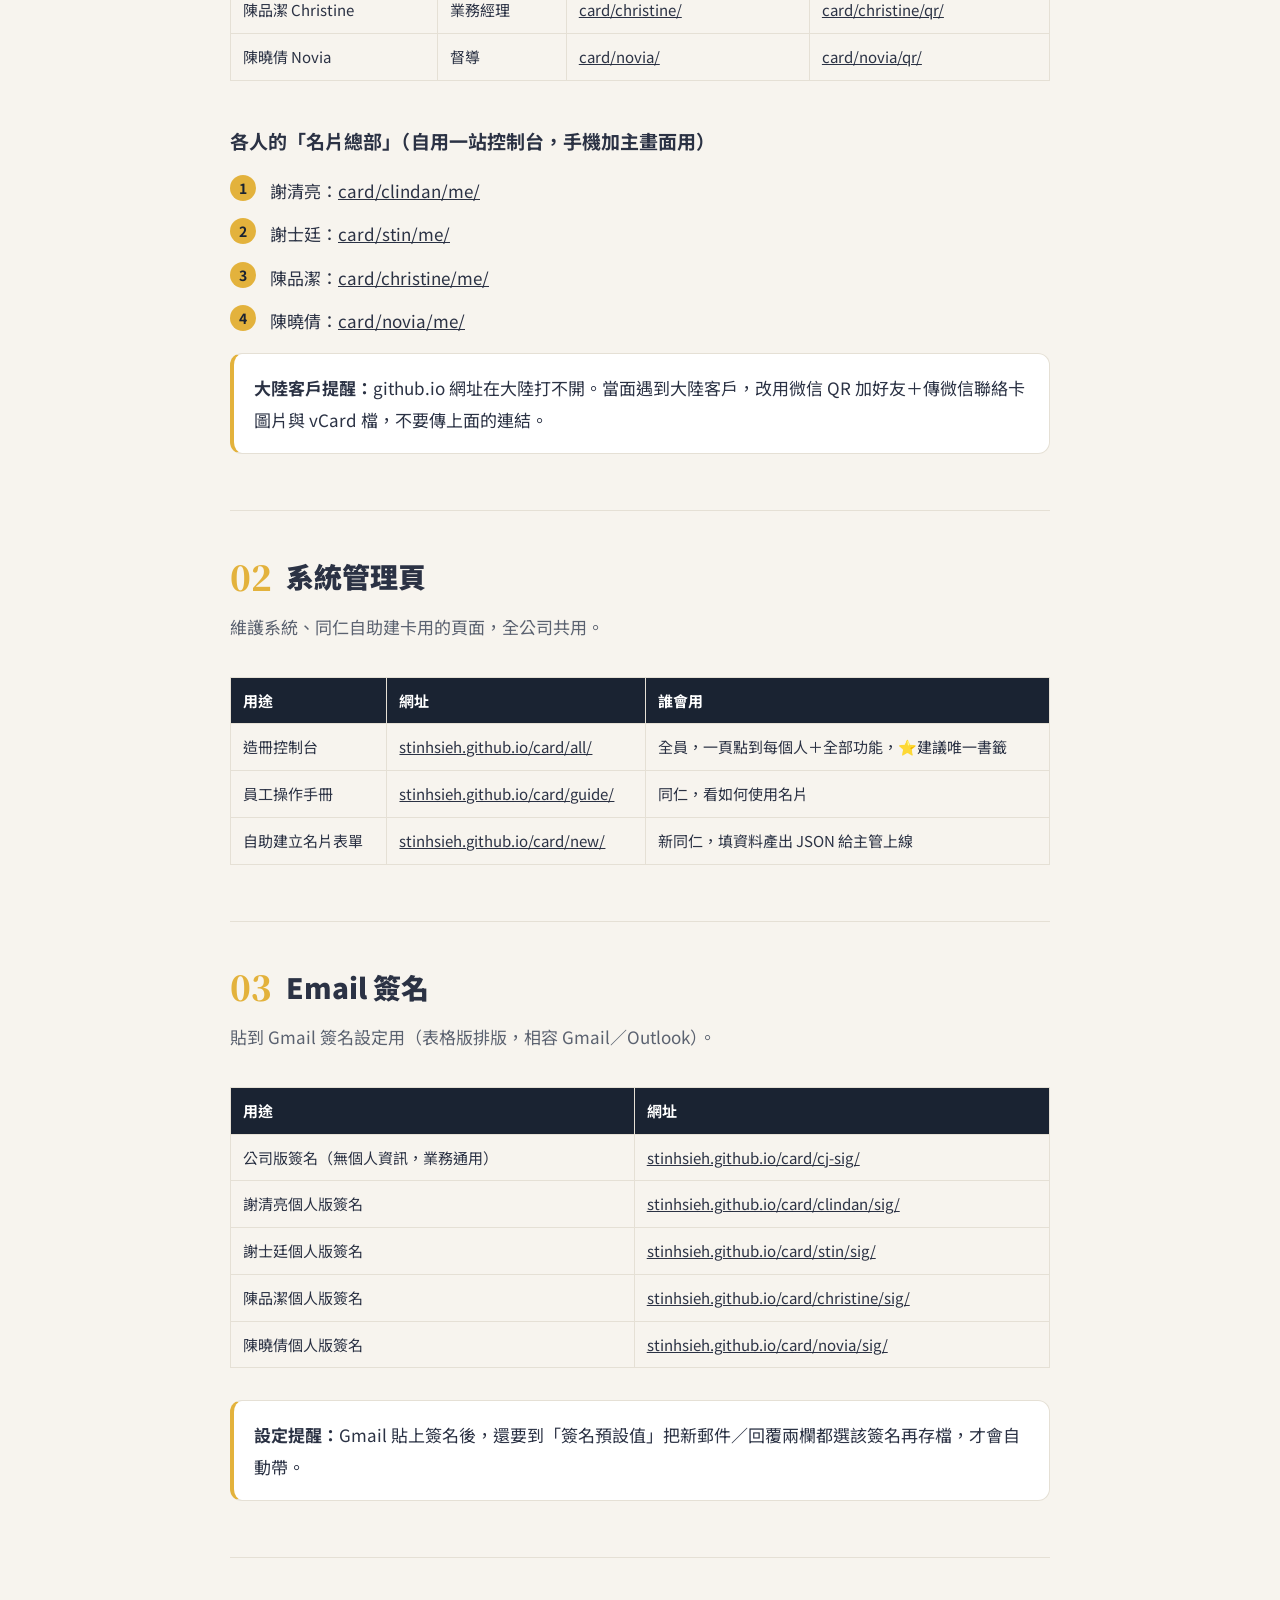
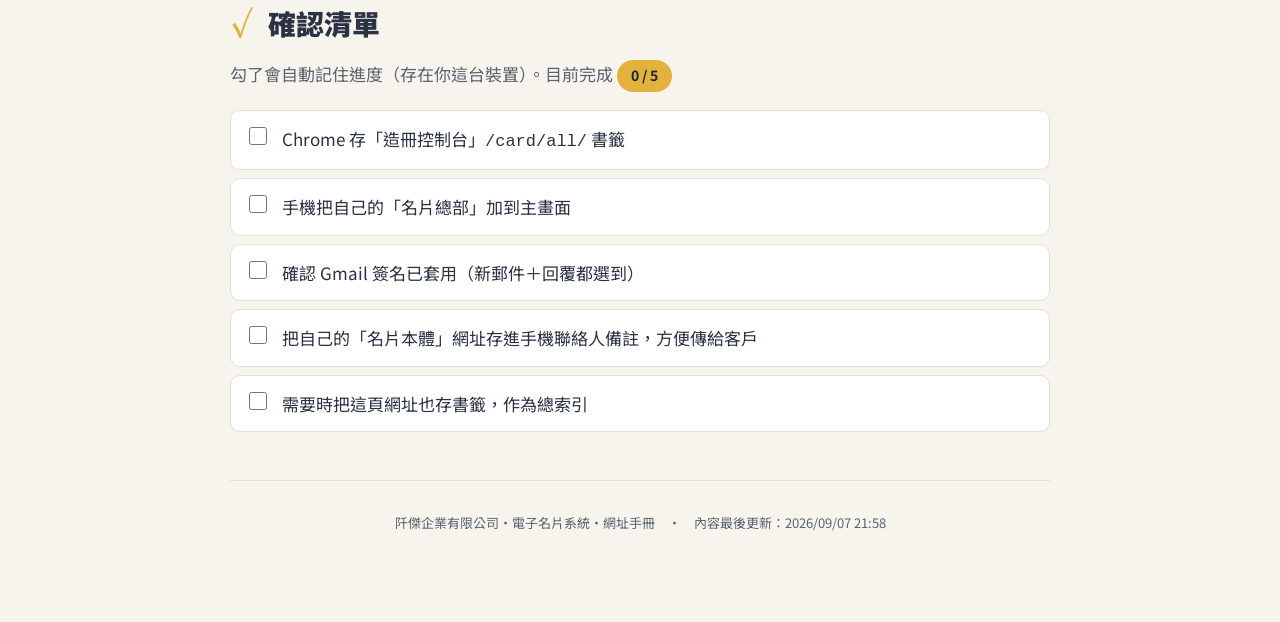
<file: 202609091030/index.html>
<!doctype html>
<html lang="zh-Hant">
<head>
<meta charset="utf-8">
<meta name="viewport" content="width=device-width, initial-scale=1">
<meta name="robots" content="noindex, nofollow">
<title>阡傑電子名片系統・網址手冊｜全公司團隊一頁看懂</title>
<meta name="description" content="阡傑企業電子名片系統的完整網址地圖：全員名片、系統管理頁、Email 簽名，一頁看懂＋可勾選確認清單。">
<link rel="preconnect" href="https://fonts.googleapis.com">
<link rel="preconnect" href="https://fonts.gstatic.com" crossorigin>
<link href="https://fonts.googleapis.com/css2?family=Noto+Sans+TC:wght@400;500;700;900&family=Noto+Serif+TC:wght@700;900&display=swap" rel="stylesheet">
<link rel="stylesheet" href="assets/style.css">
<style>
/* 本頁專屬：一頁看懂數字卡改 3+3 兩列、置中、等寬（不動共用 style.css） */
.stats-3col{grid-template-columns:repeat(3,1fr);justify-items:stretch;text-align:center}
.stats-3col .stat{display:flex;flex-direction:column;align-items:center}
@media (max-width:640px){.stats-3col{grid-template-columns:repeat(2,1fr)}}
</style>
</head>
<body data-todo-prefix="ecard-urls-todo-">

<nav class="topnav">
  <div class="row">
    <a href="#top00" class="on">≡ 電子名片網址手冊</a>
  </div>
  <div class="row r2">
    <a href="#top00">一頁看懂</a>
    <a href="#top01">全員名片</a>
    <a href="#top02">系統管理</a>
    <a href="#top03">Email 簽名</a>
    <a href="#todo">確認清單</a>
  </div>
</nav>

<header class="hero">
  <span class="wm">卡</span>
  <div class="wrap">
    <span class="tag">阡傑企業・電子名片系統</span>
    <h1>全公司的電子名片<br><span class="hl">一頁看懂、隨手可查</span></h1>
    <p class="sub">阡傑電子名片系統散在 GitHub Pages 上共 20 個頁面，這頁把它們分成三組，方便存書籤、複製連結、當面給客戶掃。</p>
    <div class="quote">最快的做法：只存「造冊控制台」一個書籤，全公司同仁的名片都從那頁點進去。</div>
    <div class="cta">
      <a class="btn btn-fill" href="#top01">看團隊名片 →</a>
      <a class="btn btn-ghost" href="#todo">直接看確認清單 →</a>
    </div>
    <div class="meta">來源：stinhsieh/card（GitHub Pages）　·　內容最後更新：2026/09/07 21:58</div>
  </div>
</header>

<main class="wrap">

  <section id="top00">
    <div class="chap-head"><span class="chap-num">00</span><h2>一頁看懂</h2></div>
    <div class="stats stats-3col">
      <div class="stat"><div class="n">4</div><div class="l">上線同仁名片</div></div>
      <div class="stat"><div class="n">20</div><div class="l">上線頁面總數</div></div>
      <div class="stat"><div class="n">3</div><div class="l">功能分組</div></div>
      <div class="stat"><div class="n">200</div><div class="l">HTTP 全數正常(2026/09/07 實測)</div></div>
      <div class="stat"><div class="n">1</div><div class="l">建議唯一書籤：造冊控制台</div></div>
      <div class="stat"><div class="n">4</div><div class="l">每張卡都有官方 LINE QR</div></div>
    </div>
    <div class="box">
      <strong>三句話講完：</strong>
      <ul>
        <li>每位同仁都有自己的一套：「名片本體」傳客戶、「秀 QR 頁」當面掃、「名片總部」自己用的控制台。</li>
        <li>「造冊控制台」(<code>/card/all/</code>) 把全公司同仁＋全部功能做成按鈕分組，存這個書籤最省事。</li>
        <li>大陸客戶連不上這些網址（防火長城擋 github.io），一律改走微信聯絡卡＋vCard，不發連結。</li>
      </ul>
    </div>
  </section>

  <section id="top01">
    <div class="chap-head"><span class="chap-num">01</span><h2>全員名片</h2></div>
    <p class="lead">依職級排序，每人都是「名片本體／名片總部／秀 QR 頁」三件套。</p>
    <div class="tablewrap"><table>
      <thead><tr><th>同仁</th><th>職稱</th><th>名片本體（傳客戶）</th><th>秀 QR 頁（當面掃）</th></tr></thead>
      <tbody>
        <tr><td>謝清亮 Clindan</td><td>總經理</td><td><a href="https://stinhsieh.github.io/card/clindan/" target="_blank" rel="noopener">card/clindan/</a></td><td><a href="https://stinhsieh.github.io/card/clindan/qr/" target="_blank" rel="noopener">card/clindan/qr/</a></td></tr>
        <tr><td>謝士廷 Stin</td><td>經理</td><td><a href="https://stinhsieh.github.io/card/stin/" target="_blank" rel="noopener">card/stin/</a></td><td><a href="https://stinhsieh.github.io/card/stin/qr/" target="_blank" rel="noopener">card/stin/qr/</a></td></tr>
        <tr><td>陳品潔 Christine</td><td>業務經理</td><td><a href="https://stinhsieh.github.io/card/christine/" target="_blank" rel="noopener">card/christine/</a></td><td><a href="https://stinhsieh.github.io/card/christine/qr/" target="_blank" rel="noopener">card/christine/qr/</a></td></tr>
        <tr><td>陳曉倩 Novia</td><td>督導</td><td><a href="https://stinhsieh.github.io/card/novia/" target="_blank" rel="noopener">card/novia/</a></td><td><a href="https://stinhsieh.github.io/card/novia/qr/" target="_blank" rel="noopener">card/novia/qr/</a></td></tr>
      </tbody>
    </table></div>
    <h3>各人的「名片總部」（自用一站控制台，手機加主畫面用）</h3>
    <ol class="step">
      <li>謝清亮：<a href="https://stinhsieh.github.io/card/clindan/me/" target="_blank" rel="noopener">card/clindan/me/</a></li>
      <li>謝士廷：<a href="https://stinhsieh.github.io/card/stin/me/" target="_blank" rel="noopener">card/stin/me/</a></li>
      <li>陳品潔：<a href="https://stinhsieh.github.io/card/christine/me/" target="_blank" rel="noopener">card/christine/me/</a></li>
      <li>陳曉倩：<a href="https://stinhsieh.github.io/card/novia/me/" target="_blank" rel="noopener">card/novia/me/</a></li>
    </ol>
    <div class="box warn"><strong>大陸客戶提醒：</strong>github.io 網址在大陸打不開。當面遇到大陸客戶，改用微信 QR 加好友＋傳微信聯絡卡圖片與 vCard 檔，不要傳上面的連結。</div>
  </section>

  <section id="top02">
    <div class="chap-head"><span class="chap-num">02</span><h2>系統管理頁</h2></div>
    <p class="lead">維護系統、同仁自助建卡用的頁面，全公司共用。</p>
    <div class="tablewrap"><table>
      <thead><tr><th>用途</th><th>網址</th><th>誰會用</th></tr></thead>
      <tbody>
        <tr><td>造冊控制台</td><td><a href="https://stinhsieh.github.io/card/all/" target="_blank" rel="noopener">stinhsieh.github.io/card/all/</a></td><td>全員，一頁點到每個人＋全部功能，⭐建議唯一書籤</td></tr>
        <tr><td>員工操作手冊</td><td><a href="https://stinhsieh.github.io/card/guide/" target="_blank" rel="noopener">stinhsieh.github.io/card/guide/</a></td><td>同仁，看如何使用名片</td></tr>
        <tr><td>自助建立名片表單</td><td><a href="https://stinhsieh.github.io/card/new/" target="_blank" rel="noopener">stinhsieh.github.io/card/new/</a></td><td>新同仁，填資料產出 JSON 給主管上線</td></tr>
      </tbody>
    </table></div>
  </section>

  <section id="top03">
    <div class="chap-head"><span class="chap-num">03</span><h2>Email 簽名</h2></div>
    <p class="lead">貼到 Gmail 簽名設定用（表格版排版，相容 Gmail／Outlook）。</p>
    <div class="tablewrap"><table>
      <thead><tr><th>用途</th><th>網址</th></tr></thead>
      <tbody>
        <tr><td>公司版簽名（無個人資訊，業務通用）</td><td><a href="https://stinhsieh.github.io/card/cj-sig/" target="_blank" rel="noopener">stinhsieh.github.io/card/cj-sig/</a></td></tr>
        <tr><td>謝清亮個人版簽名</td><td><a href="https://stinhsieh.github.io/card/clindan/sig/" target="_blank" rel="noopener">stinhsieh.github.io/card/clindan/sig/</a></td></tr>
        <tr><td>謝士廷個人版簽名</td><td><a href="https://stinhsieh.github.io/card/stin/sig/" target="_blank" rel="noopener">stinhsieh.github.io/card/stin/sig/</a></td></tr>
        <tr><td>陳品潔個人版簽名</td><td><a href="https://stinhsieh.github.io/card/christine/sig/" target="_blank" rel="noopener">stinhsieh.github.io/card/christine/sig/</a></td></tr>
        <tr><td>陳曉倩個人版簽名</td><td><a href="https://stinhsieh.github.io/card/novia/sig/" target="_blank" rel="noopener">stinhsieh.github.io/card/novia/sig/</a></td></tr>
      </tbody>
    </table></div>
    <div class="box warn"><strong>設定提醒：</strong>Gmail 貼上簽名後，還要到「簽名預設值」把新郵件／回覆兩欄都選該簽名再存檔，才會自動帶。</div>
  </section>

  <section id="todo">
    <div class="chap-head"><span class="chap-num">✓</span><h2>確認清單</h2></div>
    <p class="lead">勾了會自動記住進度（存在你這台裝置）。目前完成 <span class="prog" id="prog">0 / 0</span></p>
    <label class="todo"><input type="checkbox" data-k="t1"><span>Chrome 存「造冊控制台」<code>/card/all/</code> 書籤</span></label>
    <label class="todo"><input type="checkbox" data-k="t2"><span>手機把自己的「名片總部」加到主畫面</span></label>
    <label class="todo"><input type="checkbox" data-k="t3"><span>確認 Gmail 簽名已套用（新郵件＋回覆都選到）</span></label>
    <label class="todo"><input type="checkbox" data-k="t4"><span>把自己的「名片本體」網址存進手機聯絡人備註，方便傳給客戶</span></label>
    <label class="todo"><input type="checkbox" data-k="t5"><span>需要時把這頁網址也存書籤，作為總索引</span></label>
  </section>

  <footer>阡傑企業有限公司・電子名片系統・網址手冊　·　內容最後更新：2026/09/07 21:58</footer>
</main>

<script src="assets/app.js"></script>
</body>
</html>
</file>
<file: 202609072050/assets/style.css>
/* ============================================================
   DongBook · 共用樣式（預設：深藍金主題）
   改配色只改這裡的 :root（見 dongbook/themes.md）——其餘色皆由 var()/color-mix 推導，換色不必動別處
   ============================================================ */
:root{
  --bg:#f7f4ee; --ink:#2b3244; --muted:#5b6270; --card:#fff; --line:#e5e0d5;
  --hero-bg:#1a2332; --hero-ink:#fff; --accent:#e3b23c; --accent-ink:#1a2332;
  --serif:'Noto Serif TC',serif; --sans:'Noto Sans TC',sans-serif;
}
*{box-sizing:border-box}
html{scroll-behavior:smooth}
body{margin:0;background:var(--bg);color:var(--ink);font-family:var(--sans);line-height:1.85;font-size:17px}
img{max-width:100%}a{color:inherit}
.wrap{max-width:860px;margin:0 auto;padding:0 20px}

/* ===== 閱讀進度條（頁面頂端細線）===== */
.progressbar{position:fixed;top:0;left:0;height:3px;width:0;background:var(--accent);z-index:80;transition:width .1s linear}

/* ===== 雙層導覽 ===== */
.topnav{position:sticky;top:0;z-index:50;background:var(--hero-bg);color:var(--hero-ink)}
.topnav .row{display:flex;gap:6px;overflow-x:auto;padding:8px 14px;-webkit-overflow-scrolling:touch;scrollbar-width:thin}
.topnav .row.r2{background:rgba(255,255,255,.06);font-size:14px}
.topnav a{white-space:nowrap;padding:5px 11px;border-radius:8px;text-decoration:none;font-weight:500;font-size:14px;color:var(--hero-ink);opacity:.72}
.topnav a:hover{opacity:1;background:rgba(255,255,255,.1)}
.topnav a.on{background:var(--accent);color:var(--accent-ink);opacity:1;font-weight:700}
/* scroll-spy：捲到哪一章，r2 導覽自動高亮 */
.topnav .row.r2 a.here{color:var(--accent);opacity:1;font-weight:700}

/* ===== Hero ===== */
.hero{background:var(--hero-bg);color:var(--hero-ink);padding:46px 0 40px;position:relative;overflow:hidden}
.hero::after{content:"";position:absolute;right:-60px;top:-40px;width:280px;height:280px;background:var(--accent);opacity:.12;border-radius:50%;filter:blur(10px);z-index:0}
.hero .wrap{position:relative;z-index:2}
/* Hero 大字浮水印 */
.hero .wm{position:absolute;right:-6px;bottom:-38px;z-index:1;font-family:var(--serif);font-weight:900;
  font-size:clamp(150px,30vw,320px);line-height:.75;color:rgba(255,255,255,.06);pointer-events:none;user-select:none}
.tag{display:inline-block;border:1px solid var(--accent);color:var(--accent);border-radius:20px;padding:4px 16px;font-size:13px;font-weight:700;letter-spacing:1px}
.hero h1{font-family:var(--serif);font-weight:900;font-size:clamp(30px,6vw,50px);line-height:1.25;margin:18px 0 14px}
.hero h1 .hl{color:var(--accent);background:none}
.hero .sub{font-size:clamp(15px,2.4vw,19px);opacity:.9;margin:0}
.quote{border-left:4px solid var(--accent);background:rgba(255,255,255,.05);padding:16px 20px;margin:26px 0 22px;font-size:clamp(15px,2.3vw,18px);border-radius:0 10px 10px 0}
.cta{display:flex;gap:12px;flex-wrap:wrap;margin-top:8px}
.btn{display:inline-block;padding:12px 22px;border-radius:10px;text-decoration:none;font-weight:700;font-size:15px}
.btn-fill{background:var(--accent);color:var(--accent-ink)}
.btn-ghost{border:1.5px solid rgba(255,255,255,.4);color:var(--hero-ink)}
.meta{margin-top:22px;font-size:13px;opacity:.7;line-height:1.7}

/* ===== 章節 ===== */
section{padding:40px 0;border-bottom:1px solid var(--line);scroll-margin-top:96px}
.chap-head{display:flex;align-items:center;gap:14px;margin-bottom:8px}
.chap-num{font-family:var(--serif);font-weight:900;font-size:34px;color:var(--accent);line-height:1}
h2{font-size:clamp(21px,3.4vw,28px);margin:0;font-weight:900}
h3{font-size:19px;margin:26px 0 8px;font-weight:700}
.lead{color:var(--muted);margin:4px 0 18px}

/* 一頁看懂：數字卡 */
.stats{display:grid;grid-template-columns:repeat(auto-fit,minmax(150px,1fr));gap:12px;margin:18px 0}
.stat{background:var(--card);border:1px solid var(--line);border-radius:12px;padding:16px;border-top:3px solid var(--accent)}
.stat .n{font-family:var(--serif);font-weight:900;font-size:24px;color:var(--hero-bg)}
.stat .l{font-size:13px;color:var(--muted);margin-top:4px;line-height:1.5}

ul,ol{padding-left:22px}li{margin:6px 0}
p{overflow-wrap:anywhere;word-break:break-word}
.box{background:var(--card);border:1px solid var(--line);border-radius:12px;padding:18px 20px;margin:16px 0}
.box.warn{border-left:4px solid var(--accent)}
.box.big{border-left:5px solid var(--accent);background:linear-gradient(180deg,color-mix(in srgb,var(--accent) 8%,var(--card)),var(--card))}
.formula{background:var(--hero-bg);color:var(--hero-ink);border-radius:12px;padding:16px 20px;margin:16px 0;font-size:16px;text-align:center;line-height:1.7}
.formula .hl{background:linear-gradient(transparent 55%,color-mix(in srgb,var(--accent) 45%,transparent) 55%)}
.step{counter-reset:s;list-style:none;padding:0}
.step li{position:relative;padding-left:40px;margin:12px 0;overflow-wrap:anywhere;word-break:break-word}
.step li::before{counter-increment:s;content:counter(s);position:absolute;left:0;top:0;width:26px;height:26px;background:var(--accent);color:var(--accent-ink);border-radius:50%;text-align:center;line-height:26px;font-weight:700;font-size:14px}

/* 表格 */
.tablewrap{overflow-x:auto;-webkit-overflow-scrolling:touch}
table{width:100%;border-collapse:collapse;margin:16px 0;font-size:15px}
th,td{border:1px solid var(--line);padding:9px 12px;text-align:left;vertical-align:top;overflow-wrap:anywhere;word-break:break-word}
th{background:var(--hero-bg);color:var(--hero-ink)}
.hl{background:linear-gradient(transparent 60%,var(--accent) 60%);font-weight:700}

.abc{display:grid;grid-template-columns:repeat(auto-fit,minmax(220px,1fr));gap:14px;margin:18px 0}
.abc .c{background:var(--card);border:1px solid var(--line);border-radius:12px;padding:18px;border-left:5px solid var(--accent)}
.abc .c b{font-size:20px;font-family:var(--serif);color:var(--accent);display:block;line-height:1.2;margin-bottom:6px}

/* 圖示（心智圖/魚骨圖/產業鏈；Mermaid 由 app.js 偵測 .mermaid 才載入）*/
.diagram{background:var(--card);border:1px solid var(--line);border-radius:12px;padding:14px 16px;margin:18px 0;overflow-x:auto}
.diagram .cap{margin:0 0 8px;font-size:14px;font-weight:700;color:var(--muted)}
.diagram .mermaid{margin:0;text-align:center;min-height:40px}
.diagram .mermaid svg{max-width:100%;height:auto}
@media print{.diagram{break-inside:avoid;border:1px solid #ccc}}

/* 行動清單 */
.todo{display:flex;gap:12px;align-items:flex-start;background:var(--card);border:1px solid var(--line);border-radius:10px;padding:12px 14px;margin:8px 0;cursor:pointer}
.todo input{margin-top:4px;width:18px;height:18px;flex:none;accent-color:var(--accent)}
.todo span{overflow-wrap:anywhere;word-break:break-word;min-width:0}
.prog{display:inline-block;background:var(--accent);color:var(--accent-ink);border-radius:20px;padding:3px 14px;font-weight:700;font-size:14px}

/* AI 顧問提示詞卡 */
.prompt{background:var(--card);border:1px solid var(--line);border-left:5px solid var(--accent);border-radius:12px;padding:16px 18px;margin:14px 0}
.prompt .q{font-weight:700;margin:0 0 8px}
.prompt pre{background:#0f1622;color:#e9edf5;border-radius:8px;padding:14px 16px;margin:0;white-space:pre-wrap;word-break:break-word;font-family:ui-monospace,'Noto Sans TC',monospace;font-size:14px;line-height:1.7}
.copy{margin-top:8px;background:transparent;border:1px solid var(--line);color:var(--muted);border-radius:8px;padding:5px 12px;font-size:13px;font-weight:700;cursor:pointer}
.copy:hover{border-color:var(--accent);color:var(--ink)}
.copy.done{color:#16a34a;border-color:#16a34a}

/* 回頂部 */
.totop{position:fixed;right:16px;bottom:16px;width:46px;height:46px;border-radius:50%;background:var(--accent);color:var(--accent-ink);
  border:none;font-size:20px;font-weight:700;cursor:pointer;box-shadow:0 6px 20px rgba(0,0,0,.25);z-index:60;
  opacity:0;pointer-events:none;transition:opacity .2s}
.totop.show{opacity:1;pointer-events:auto}

footer{padding:30px 0 90px;color:var(--muted);font-size:13px;text-align:center;line-height:1.8}

/* ===== 總覽（menu）卡片 ===== */
.menuhero{text-align:center}
.intro{max-width:820px;margin:26px auto 6px;padding:0 20px;text-align:center;color:var(--muted);font-size:15px}
/* 手機：2×2（12／34）；電腦：一排四張（1234）*/
.grid{max-width:560px;margin:24px auto 20px;padding:0 16px;display:grid;grid-template-columns:repeat(2,1fr);gap:14px}
@media(min-width:880px){
  .grid{max-width:1160px;grid-template-columns:repeat(4,1fr);gap:20px;padding:0 24px}
  .grid .card{padding:22px 20px}
}
.card{background:var(--card);border:1px solid var(--line);border-left:5px solid var(--accent);border-radius:14px;padding:16px 15px;display:flex;flex-direction:column;box-shadow:0 2px 10px rgba(26,35,50,.05);transition:transform .15s ease,box-shadow .15s ease}
.card:hover{transform:translateY(-4px);box-shadow:0 12px 28px rgba(26,35,50,.15)}
.card .head{display:flex;justify-content:space-between;align-items:center;margin-bottom:10px}
.badge{background:var(--hero-bg);color:var(--hero-ink);border-radius:7px;padding:4px 12px;font-weight:900;font-size:14px}
.badge.tool{background:var(--accent);color:var(--accent-ink)}
.live{color:#16a34a;font-size:13px;font-weight:700}
.card h3{font-size:20px;margin:0 0 8px;font-weight:900}
.card .cover{color:var(--muted);font-size:14.5px;margin:0 0 14px}
.card .chaps{list-style:none;padding:0;margin:0 0 16px;font-size:13.5px;color:var(--ink)}
.card .chaps li{margin:5px 0;padding-left:16px;position:relative}
.card .chaps li::before{content:"▸";position:absolute;left:0;color:var(--accent)}
.card a.enter{color:var(--hero-bg);font-weight:700;text-decoration:none;font-size:15px;margin-top:auto}
.card a.enter:hover{color:color-mix(in srgb,var(--accent) 72%,#000)}

/* ============================================================
   手機：寬表格自動改「卡片式」（app.js 會補 data-label）
   ============================================================ */
@media (max-width:600px){
  table.cardify{border:0;font-size:15px}
  table.cardify tr.thr{display:none}                     /* 隱藏表頭列 */
  table.cardify tr{display:block;margin:0 0 12px;border:1px solid var(--line);border-radius:10px;overflow:hidden;background:var(--card)}
  table.cardify td{display:flex;gap:10px;border:0;border-bottom:1px solid var(--line);padding:10px 12px}
  table.cardify td:last-child{border-bottom:0}
  table.cardify td::before{content:attr(data-label);font-weight:700;color:var(--muted);flex:0 0 38%;max-width:38%}
  .tablewrap{overflow-x:visible}
}

/* ============================================================
   列印 / 存 PDF 專用版面
   ============================================================ */
@media print{
  .topnav,.progressbar,.totop,.cta,.copy{display:none!important}
  .hero{background:#fff!important;color:#000!important;padding:0 0 16px;border-bottom:2px solid #000}
  .hero::after,.hero .wm{display:none!important}
  .hero .tag,.hero h1 .hl,.chap-num,.stat .n{color:#000!important}
  .quote{background:#fff!important;border-left:3px solid #000}
  .formula{background:#fff!important;color:#000!important;border:1px solid #000}
  th{background:#333!important;-webkit-print-color-adjust:exact;print-color-adjust:exact}
  body{font-size:12pt}
  section{page-break-inside:auto;border-bottom:1px solid #ccc}
  .box,.stat,.abc .c,.step li,.prompt,tr,table{page-break-inside:avoid}
  a{color:#000!important;text-decoration:none}
  .hl{background:none!important;font-weight:700;border-bottom:2px solid #999}
}
</file>
<file: 202609072140/assets/style.css>
/* ============================================================
   DongBook · 共用樣式（預設：深藍金主題）
   改配色只改這裡的 :root（見 dongbook/themes.md）——其餘色皆由 var()/color-mix 推導，換色不必動別處
   ============================================================ */
:root{
  --bg:#f7f4ee; --ink:#2b3244; --muted:#5b6270; --card:#fff; --line:#e5e0d5;
  --hero-bg:#1a2332; --hero-ink:#fff; --accent:#e3b23c; --accent-ink:#1a2332;
  --serif:'Noto Serif TC',serif; --sans:'Noto Sans TC',sans-serif;
}
*{box-sizing:border-box}
html{scroll-behavior:smooth}
body{margin:0;background:var(--bg);color:var(--ink);font-family:var(--sans);line-height:1.85;font-size:17px}
img{max-width:100%}a{color:inherit}
.wrap{max-width:860px;margin:0 auto;padding:0 20px}

/* ===== 閱讀進度條（頁面頂端細線）===== */
.progressbar{position:fixed;top:0;left:0;height:3px;width:0;background:var(--accent);z-index:80;transition:width .1s linear}

/* ===== 雙層導覽 ===== */
.topnav{position:sticky;top:0;z-index:50;background:var(--hero-bg);color:var(--hero-ink)}
.topnav .row{display:flex;gap:6px;overflow-x:auto;padding:8px 14px;-webkit-overflow-scrolling:touch;scrollbar-width:thin}
.topnav .row.r2{background:rgba(255,255,255,.06);font-size:14px}
.topnav a{white-space:nowrap;padding:5px 11px;border-radius:8px;text-decoration:none;font-weight:500;font-size:14px;color:var(--hero-ink);opacity:.72}
.topnav a:hover{opacity:1;background:rgba(255,255,255,.1)}
.topnav a.on{background:var(--accent);color:var(--accent-ink);opacity:1;font-weight:700}
/* scroll-spy：捲到哪一章，r2 導覽自動高亮 */
.topnav .row.r2 a.here{color:var(--accent);opacity:1;font-weight:700}

/* ===== Hero ===== */
.hero{background:var(--hero-bg);color:var(--hero-ink);padding:46px 0 40px;position:relative;overflow:hidden}
.hero::after{content:"";position:absolute;right:-60px;top:-40px;width:280px;height:280px;background:var(--accent);opacity:.12;border-radius:50%;filter:blur(10px);z-index:0}
.hero .wrap{position:relative;z-index:2}
/* Hero 大字浮水印 */
.hero .wm{position:absolute;right:-6px;bottom:-38px;z-index:1;font-family:var(--serif);font-weight:900;
  font-size:clamp(150px,30vw,320px);line-height:.75;color:rgba(255,255,255,.06);pointer-events:none;user-select:none}
.tag{display:inline-block;border:1px solid var(--accent);color:var(--accent);border-radius:20px;padding:4px 16px;font-size:13px;font-weight:700;letter-spacing:1px}
.hero h1{font-family:var(--serif);font-weight:900;font-size:clamp(30px,6vw,50px);line-height:1.25;margin:18px 0 14px}
.hero h1 .hl{color:var(--accent);background:none}
.hero .sub{font-size:clamp(15px,2.4vw,19px);opacity:.9;margin:0}
.quote{border-left:4px solid var(--accent);background:rgba(255,255,255,.05);padding:16px 20px;margin:26px 0 22px;font-size:clamp(15px,2.3vw,18px);border-radius:0 10px 10px 0}
.cta{display:flex;gap:12px;flex-wrap:wrap;margin-top:8px}
.btn{display:inline-block;padding:12px 22px;border-radius:10px;text-decoration:none;font-weight:700;font-size:15px}
.btn-fill{background:var(--accent);color:var(--accent-ink)}
.btn-ghost{border:1.5px solid rgba(255,255,255,.4);color:var(--hero-ink)}
.meta{margin-top:22px;font-size:13px;opacity:.7;line-height:1.7}

/* ===== 章節 ===== */
section{padding:40px 0;border-bottom:1px solid var(--line);scroll-margin-top:96px}
.chap-head{display:flex;align-items:center;gap:14px;margin-bottom:8px}
.chap-num{font-family:var(--serif);font-weight:900;font-size:34px;color:var(--accent);line-height:1}
h2{font-size:clamp(21px,3.4vw,28px);margin:0;font-weight:900}
h3{font-size:19px;margin:26px 0 8px;font-weight:700}
.lead{color:var(--muted);margin:4px 0 18px}

/* 一頁看懂：數字卡 */
.stats{display:grid;grid-template-columns:repeat(auto-fit,minmax(150px,1fr));gap:12px;margin:18px 0}
.stat{background:var(--card);border:1px solid var(--line);border-radius:12px;padding:16px;border-top:3px solid var(--accent)}
.stat .n{font-family:var(--serif);font-weight:900;font-size:24px;color:var(--hero-bg)}
.stat .l{font-size:13px;color:var(--muted);margin-top:4px;line-height:1.5}

ul,ol{padding-left:22px}li{margin:6px 0}
p{overflow-wrap:anywhere;word-break:break-word}
.box{background:var(--card);border:1px solid var(--line);border-radius:12px;padding:18px 20px;margin:16px 0}
.box.warn{border-left:4px solid var(--accent)}
.box.big{border-left:5px solid var(--accent);background:linear-gradient(180deg,color-mix(in srgb,var(--accent) 8%,var(--card)),var(--card))}
.formula{background:var(--hero-bg);color:var(--hero-ink);border-radius:12px;padding:16px 20px;margin:16px 0;font-size:16px;text-align:center;line-height:1.7}
.formula .hl{background:linear-gradient(transparent 55%,color-mix(in srgb,var(--accent) 45%,transparent) 55%)}
.step{counter-reset:s;list-style:none;padding:0}
.step li{position:relative;padding-left:40px;margin:12px 0;overflow-wrap:anywhere;word-break:break-word}
.step li::before{counter-increment:s;content:counter(s);position:absolute;left:0;top:0;width:26px;height:26px;background:var(--accent);color:var(--accent-ink);border-radius:50%;text-align:center;line-height:26px;font-weight:700;font-size:14px}

/* 表格 */
.tablewrap{overflow-x:auto;-webkit-overflow-scrolling:touch}
table{width:100%;border-collapse:collapse;margin:16px 0;font-size:15px}
th,td{border:1px solid var(--line);padding:9px 12px;text-align:left;vertical-align:top;overflow-wrap:anywhere;word-break:break-word}
th{background:var(--hero-bg);color:var(--hero-ink)}
.hl{background:linear-gradient(transparent 60%,var(--accent) 60%);font-weight:700}

.abc{display:grid;grid-template-columns:repeat(auto-fit,minmax(220px,1fr));gap:14px;margin:18px 0}
.abc .c{background:var(--card);border:1px solid var(--line);border-radius:12px;padding:18px;border-left:5px solid var(--accent)}
.abc .c b{font-size:20px;font-family:var(--serif);color:var(--accent);display:block;line-height:1.2;margin-bottom:6px}

/* 圖示（心智圖/魚骨圖/產業鏈；Mermaid 由 app.js 偵測 .mermaid 才載入）*/
.diagram{background:var(--card);border:1px solid var(--line);border-radius:12px;padding:14px 16px;margin:18px 0;overflow-x:auto}
.diagram .cap{margin:0 0 8px;font-size:14px;font-weight:700;color:var(--muted)}
.diagram .mermaid{margin:0;text-align:center;min-height:40px}
.diagram .mermaid svg{max-width:100%;height:auto}
@media print{.diagram{break-inside:avoid;border:1px solid #ccc}}

/* 行動清單 */
.todo{display:flex;gap:12px;align-items:flex-start;background:var(--card);border:1px solid var(--line);border-radius:10px;padding:12px 14px;margin:8px 0;cursor:pointer}
.todo input{margin-top:4px;width:18px;height:18px;flex:none;accent-color:var(--accent)}
.todo span{overflow-wrap:anywhere;word-break:break-word;min-width:0}
.prog{display:inline-block;background:var(--accent);color:var(--accent-ink);border-radius:20px;padding:3px 14px;font-weight:700;font-size:14px}

/* AI 顧問提示詞卡 */
.prompt{background:var(--card);border:1px solid var(--line);border-left:5px solid var(--accent);border-radius:12px;padding:16px 18px;margin:14px 0}
.prompt .q{font-weight:700;margin:0 0 8px}
.prompt pre{background:#0f1622;color:#e9edf5;border-radius:8px;padding:14px 16px;margin:0;white-space:pre-wrap;word-break:break-word;font-family:ui-monospace,'Noto Sans TC',monospace;font-size:14px;line-height:1.7}
.copy{margin-top:8px;background:transparent;border:1px solid var(--line);color:var(--muted);border-radius:8px;padding:5px 12px;font-size:13px;font-weight:700;cursor:pointer}
.copy:hover{border-color:var(--accent);color:var(--ink)}
.copy.done{color:#16a34a;border-color:#16a34a}

/* 回頂部 */
.totop{position:fixed;right:16px;bottom:16px;width:46px;height:46px;border-radius:50%;background:var(--accent);color:var(--accent-ink);
  border:none;font-size:20px;font-weight:700;cursor:pointer;box-shadow:0 6px 20px rgba(0,0,0,.25);z-index:60;
  opacity:0;pointer-events:none;transition:opacity .2s}
.totop.show{opacity:1;pointer-events:auto}

footer{padding:30px 0 90px;color:var(--muted);font-size:13px;text-align:center;line-height:1.8}

/* ===== 總覽（menu）卡片 ===== */
.menuhero{text-align:center}
.intro{max-width:820px;margin:26px auto 6px;padding:0 20px;text-align:center;color:var(--muted);font-size:15px}
/* 手機：2×2（12／34）；電腦：一排四張（1234）*/
.grid{max-width:560px;margin:24px auto 20px;padding:0 16px;display:grid;grid-template-columns:repeat(2,1fr);gap:14px}
@media(min-width:880px){
  .grid{max-width:1160px;grid-template-columns:repeat(4,1fr);gap:20px;padding:0 24px}
  .grid .card{padding:22px 20px}
}
.card{background:var(--card);border:1px solid var(--line);border-left:5px solid var(--accent);border-radius:14px;padding:16px 15px;display:flex;flex-direction:column;box-shadow:0 2px 10px rgba(26,35,50,.05);transition:transform .15s ease,box-shadow .15s ease}
.card:hover{transform:translateY(-4px);box-shadow:0 12px 28px rgba(26,35,50,.15)}
.card .head{display:flex;justify-content:space-between;align-items:center;margin-bottom:10px}
.badge{background:var(--hero-bg);color:var(--hero-ink);border-radius:7px;padding:4px 12px;font-weight:900;font-size:14px}
.badge.tool{background:var(--accent);color:var(--accent-ink)}
.live{color:#16a34a;font-size:13px;font-weight:700}
.card h3{font-size:20px;margin:0 0 8px;font-weight:900}
.card .cover{color:var(--muted);font-size:14.5px;margin:0 0 14px}
.card .chaps{list-style:none;padding:0;margin:0 0 16px;font-size:13.5px;color:var(--ink)}
.card .chaps li{margin:5px 0;padding-left:16px;position:relative}
.card .chaps li::before{content:"▸";position:absolute;left:0;color:var(--accent)}
.card a.enter{color:var(--hero-bg);font-weight:700;text-decoration:none;font-size:15px;margin-top:auto}
.card a.enter:hover{color:color-mix(in srgb,var(--accent) 72%,#000)}

/* ============================================================
   手機：寬表格自動改「卡片式」（app.js 會補 data-label）
   ============================================================ */
@media (max-width:600px){
  table.cardify{border:0;font-size:15px}
  table.cardify tr.thr{display:none}                     /* 隱藏表頭列 */
  table.cardify tr{display:block;margin:0 0 12px;border:1px solid var(--line);border-radius:10px;overflow:hidden;background:var(--card)}
  table.cardify td{display:flex;gap:10px;border:0;border-bottom:1px solid var(--line);padding:10px 12px}
  table.cardify td:last-child{border-bottom:0}
  table.cardify td::before{content:attr(data-label);font-weight:700;color:var(--muted);flex:0 0 38%;max-width:38%}
  .tablewrap{overflow-x:visible}
}

/* ============================================================
   列印 / 存 PDF 專用版面
   ============================================================ */
@media print{
  .topnav,.progressbar,.totop,.cta,.copy{display:none!important}
  .hero{background:#fff!important;color:#000!important;padding:0 0 16px;border-bottom:2px solid #000}
  .hero::after,.hero .wm{display:none!important}
  .hero .tag,.hero h1 .hl,.chap-num,.stat .n{color:#000!important}
  .quote{background:#fff!important;border-left:3px solid #000}
  .formula{background:#fff!important;color:#000!important;border:1px solid #000}
  th{background:#333!important;-webkit-print-color-adjust:exact;print-color-adjust:exact}
  body{font-size:12pt}
  section{page-break-inside:auto;border-bottom:1px solid #ccc}
  .box,.stat,.abc .c,.step li,.prompt,tr,table{page-break-inside:avoid}
  a{color:#000!important;text-decoration:none}
  .hl{background:none!important;font-weight:700;border-bottom:2px solid #999}
}
</file>
<file: 202609072158/assets/style.css>
/* ============================================================
   DongBook · 共用樣式（預設：深藍金主題）
   改配色只改這裡的 :root（見 dongbook/themes.md）——其餘色皆由 var()/color-mix 推導，換色不必動別處
   ============================================================ */
:root{
  --bg:#f7f4ee; --ink:#2b3244; --muted:#5b6270; --card:#fff; --line:#e5e0d5;
  --hero-bg:#1a2332; --hero-ink:#fff; --accent:#e3b23c; --accent-ink:#1a2332;
  --serif:'Noto Serif TC',serif; --sans:'Noto Sans TC',sans-serif;
}
*{box-sizing:border-box}
html{scroll-behavior:smooth}
body{margin:0;background:var(--bg);color:var(--ink);font-family:var(--sans);line-height:1.85;font-size:17px}
img{max-width:100%}a{color:inherit}
.wrap{max-width:860px;margin:0 auto;padding:0 20px}

/* ===== 閱讀進度條（頁面頂端細線）===== */
.progressbar{position:fixed;top:0;left:0;height:3px;width:0;background:var(--accent);z-index:80;transition:width .1s linear}

/* ===== 雙層導覽 ===== */
.topnav{position:sticky;top:0;z-index:50;background:var(--hero-bg);color:var(--hero-ink)}
.topnav .row{display:flex;gap:6px;overflow-x:auto;padding:8px 14px;-webkit-overflow-scrolling:touch;scrollbar-width:thin}
.topnav .row.r2{background:rgba(255,255,255,.06);font-size:14px}
.topnav a{white-space:nowrap;padding:5px 11px;border-radius:8px;text-decoration:none;font-weight:500;font-size:14px;color:var(--hero-ink);opacity:.72}
.topnav a:hover{opacity:1;background:rgba(255,255,255,.1)}
.topnav a.on{background:var(--accent);color:var(--accent-ink);opacity:1;font-weight:700}
/* scroll-spy：捲到哪一章，r2 導覽自動高亮 */
.topnav .row.r2 a.here{color:var(--accent);opacity:1;font-weight:700}

/* ===== Hero ===== */
.hero{background:var(--hero-bg);color:var(--hero-ink);padding:46px 0 40px;position:relative;overflow:hidden}
.hero::after{content:"";position:absolute;right:-60px;top:-40px;width:280px;height:280px;background:var(--accent);opacity:.12;border-radius:50%;filter:blur(10px);z-index:0}
.hero .wrap{position:relative;z-index:2}
/* Hero 大字浮水印 */
.hero .wm{position:absolute;right:-6px;bottom:-38px;z-index:1;font-family:var(--serif);font-weight:900;
  font-size:clamp(150px,30vw,320px);line-height:.75;color:rgba(255,255,255,.06);pointer-events:none;user-select:none}
.tag{display:inline-block;border:1px solid var(--accent);color:var(--accent);border-radius:20px;padding:4px 16px;font-size:13px;font-weight:700;letter-spacing:1px}
.hero h1{font-family:var(--serif);font-weight:900;font-size:clamp(30px,6vw,50px);line-height:1.25;margin:18px 0 14px}
.hero h1 .hl{color:var(--accent);background:none}
.hero .sub{font-size:clamp(15px,2.4vw,19px);opacity:.9;margin:0}
.quote{border-left:4px solid var(--accent);background:rgba(255,255,255,.05);padding:16px 20px;margin:26px 0 22px;font-size:clamp(15px,2.3vw,18px);border-radius:0 10px 10px 0}
.cta{display:flex;gap:12px;flex-wrap:wrap;margin-top:8px}
.btn{display:inline-block;padding:12px 22px;border-radius:10px;text-decoration:none;font-weight:700;font-size:15px}
.btn-fill{background:var(--accent);color:var(--accent-ink)}
.btn-ghost{border:1.5px solid rgba(255,255,255,.4);color:var(--hero-ink)}
.meta{margin-top:22px;font-size:13px;opacity:.7;line-height:1.7}

/* ===== 章節 ===== */
section{padding:40px 0;border-bottom:1px solid var(--line);scroll-margin-top:96px}
.chap-head{display:flex;align-items:center;gap:14px;margin-bottom:8px}
.chap-num{font-family:var(--serif);font-weight:900;font-size:34px;color:var(--accent);line-height:1}
h2{font-size:clamp(21px,3.4vw,28px);margin:0;font-weight:900}
h3{font-size:19px;margin:26px 0 8px;font-weight:700}
.lead{color:var(--muted);margin:4px 0 18px}

/* 一頁看懂：數字卡 */
.stats{display:grid;grid-template-columns:repeat(auto-fit,minmax(150px,1fr));gap:12px;margin:18px 0}
.stat{background:var(--card);border:1px solid var(--line);border-radius:12px;padding:16px;border-top:3px solid var(--accent)}
.stat .n{font-family:var(--serif);font-weight:900;font-size:24px;color:var(--hero-bg)}
.stat .l{font-size:13px;color:var(--muted);margin-top:4px;line-height:1.5}

ul,ol{padding-left:22px}li{margin:6px 0}
p{overflow-wrap:anywhere;word-break:break-word}
.box{background:var(--card);border:1px solid var(--line);border-radius:12px;padding:18px 20px;margin:16px 0}
.box.warn{border-left:4px solid var(--accent)}
.box.big{border-left:5px solid var(--accent);background:linear-gradient(180deg,color-mix(in srgb,var(--accent) 8%,var(--card)),var(--card))}
.formula{background:var(--hero-bg);color:var(--hero-ink);border-radius:12px;padding:16px 20px;margin:16px 0;font-size:16px;text-align:center;line-height:1.7}
.formula .hl{background:linear-gradient(transparent 55%,color-mix(in srgb,var(--accent) 45%,transparent) 55%)}
.step{counter-reset:s;list-style:none;padding:0}
.step li{position:relative;padding-left:40px;margin:12px 0;overflow-wrap:anywhere;word-break:break-word}
.step li::before{counter-increment:s;content:counter(s);position:absolute;left:0;top:0;width:26px;height:26px;background:var(--accent);color:var(--accent-ink);border-radius:50%;text-align:center;line-height:26px;font-weight:700;font-size:14px}

/* 表格 */
.tablewrap{overflow-x:auto;-webkit-overflow-scrolling:touch}
table{width:100%;border-collapse:collapse;margin:16px 0;font-size:15px}
th,td{border:1px solid var(--line);padding:9px 12px;text-align:left;vertical-align:top;overflow-wrap:anywhere;word-break:break-word}
th{background:var(--hero-bg);color:var(--hero-ink)}
.hl{background:linear-gradient(transparent 60%,var(--accent) 60%);font-weight:700}

.abc{display:grid;grid-template-columns:repeat(auto-fit,minmax(220px,1fr));gap:14px;margin:18px 0}
.abc .c{background:var(--card);border:1px solid var(--line);border-radius:12px;padding:18px;border-left:5px solid var(--accent)}
.abc .c b{font-size:20px;font-family:var(--serif);color:var(--accent);display:block;line-height:1.2;margin-bottom:6px}

/* 圖示（心智圖/魚骨圖/產業鏈；Mermaid 由 app.js 偵測 .mermaid 才載入）*/
.diagram{background:var(--card);border:1px solid var(--line);border-radius:12px;padding:14px 16px;margin:18px 0;overflow-x:auto}
.diagram .cap{margin:0 0 8px;font-size:14px;font-weight:700;color:var(--muted)}
.diagram .mermaid{margin:0;text-align:center;min-height:40px}
.diagram .mermaid svg{max-width:100%;height:auto}
@media print{.diagram{break-inside:avoid;border:1px solid #ccc}}

/* 行動清單 */
.todo{display:flex;gap:12px;align-items:flex-start;background:var(--card);border:1px solid var(--line);border-radius:10px;padding:12px 14px;margin:8px 0;cursor:pointer}
.todo input{margin-top:4px;width:18px;height:18px;flex:none;accent-color:var(--accent)}
.todo span{overflow-wrap:anywhere;word-break:break-word;min-width:0}
.prog{display:inline-block;background:var(--accent);color:var(--accent-ink);border-radius:20px;padding:3px 14px;font-weight:700;font-size:14px}

/* AI 顧問提示詞卡 */
.prompt{background:var(--card);border:1px solid var(--line);border-left:5px solid var(--accent);border-radius:12px;padding:16px 18px;margin:14px 0}
.prompt .q{font-weight:700;margin:0 0 8px}
.prompt pre{background:#0f1622;color:#e9edf5;border-radius:8px;padding:14px 16px;margin:0;white-space:pre-wrap;word-break:break-word;font-family:ui-monospace,'Noto Sans TC',monospace;font-size:14px;line-height:1.7}
.copy{margin-top:8px;background:transparent;border:1px solid var(--line);color:var(--muted);border-radius:8px;padding:5px 12px;font-size:13px;font-weight:700;cursor:pointer}
.copy:hover{border-color:var(--accent);color:var(--ink)}
.copy.done{color:#16a34a;border-color:#16a34a}

/* 回頂部 */
.totop{position:fixed;right:16px;bottom:16px;width:46px;height:46px;border-radius:50%;background:var(--accent);color:var(--accent-ink);
  border:none;font-size:20px;font-weight:700;cursor:pointer;box-shadow:0 6px 20px rgba(0,0,0,.25);z-index:60;
  opacity:0;pointer-events:none;transition:opacity .2s}
.totop.show{opacity:1;pointer-events:auto}

footer{padding:30px 0 90px;color:var(--muted);font-size:13px;text-align:center;line-height:1.8}

/* ===== 總覽（menu）卡片 ===== */
.menuhero{text-align:center}
.intro{max-width:820px;margin:26px auto 6px;padding:0 20px;text-align:center;color:var(--muted);font-size:15px}
/* 手機：2×2（12／34）；電腦：一排四張（1234）*/
.grid{max-width:560px;margin:24px auto 20px;padding:0 16px;display:grid;grid-template-columns:repeat(2,1fr);gap:14px}
@media(min-width:880px){
  .grid{max-width:1160px;grid-template-columns:repeat(4,1fr);gap:20px;padding:0 24px}
  .grid .card{padding:22px 20px}
}
.card{background:var(--card);border:1px solid var(--line);border-left:5px solid var(--accent);border-radius:14px;padding:16px 15px;display:flex;flex-direction:column;box-shadow:0 2px 10px rgba(26,35,50,.05);transition:transform .15s ease,box-shadow .15s ease}
.card:hover{transform:translateY(-4px);box-shadow:0 12px 28px rgba(26,35,50,.15)}
.card .head{display:flex;justify-content:space-between;align-items:center;margin-bottom:10px}
.badge{background:var(--hero-bg);color:var(--hero-ink);border-radius:7px;padding:4px 12px;font-weight:900;font-size:14px}
.badge.tool{background:var(--accent);color:var(--accent-ink)}
.live{color:#16a34a;font-size:13px;font-weight:700}
.card h3{font-size:20px;margin:0 0 8px;font-weight:900}
.card .cover{color:var(--muted);font-size:14.5px;margin:0 0 14px}
.card .chaps{list-style:none;padding:0;margin:0 0 16px;font-size:13.5px;color:var(--ink)}
.card .chaps li{margin:5px 0;padding-left:16px;position:relative}
.card .chaps li::before{content:"▸";position:absolute;left:0;color:var(--accent)}
.card a.enter{color:var(--hero-bg);font-weight:700;text-decoration:none;font-size:15px;margin-top:auto}
.card a.enter:hover{color:color-mix(in srgb,var(--accent) 72%,#000)}

/* ============================================================
   手機：寬表格自動改「卡片式」（app.js 會補 data-label）
   ============================================================ */
@media (max-width:600px){
  table.cardify{border:0;font-size:15px}
  table.cardify tr.thr{display:none}                     /* 隱藏表頭列 */
  table.cardify tr{display:block;margin:0 0 12px;border:1px solid var(--line);border-radius:10px;overflow:hidden;background:var(--card)}
  table.cardify td{display:flex;gap:10px;border:0;border-bottom:1px solid var(--line);padding:10px 12px}
  table.cardify td:last-child{border-bottom:0}
  table.cardify td::before{content:attr(data-label);font-weight:700;color:var(--muted);flex:0 0 38%;max-width:38%}
  .tablewrap{overflow-x:visible}
}

/* ============================================================
   列印 / 存 PDF 專用版面
   ============================================================ */
@media print{
  .topnav,.progressbar,.totop,.cta,.copy{display:none!important}
  .hero{background:#fff!important;color:#000!important;padding:0 0 16px;border-bottom:2px solid #000}
  .hero::after,.hero .wm{display:none!important}
  .hero .tag,.hero h1 .hl,.chap-num,.stat .n{color:#000!important}
  .quote{background:#fff!important;border-left:3px solid #000}
  .formula{background:#fff!important;color:#000!important;border:1px solid #000}
  th{background:#333!important;-webkit-print-color-adjust:exact;print-color-adjust:exact}
  body{font-size:12pt}
  section{page-break-inside:auto;border-bottom:1px solid #ccc}
  .box,.stat,.abc .c,.step li,.prompt,tr,table{page-break-inside:avoid}
  a{color:#000!important;text-decoration:none}
  .hl{background:none!important;font-weight:700;border-bottom:2px solid #999}
}
</file>
<file: 202609072210/assets/style.css>
/* ============================================================
   DongBook · 共用樣式（預設：深藍金主題）
   改配色只改這裡的 :root（見 dongbook/themes.md）——其餘色皆由 var()/color-mix 推導，換色不必動別處
   ============================================================ */
:root{
  --bg:#f7f4ee; --ink:#2b3244; --muted:#5b6270; --card:#fff; --line:#e5e0d5;
  --hero-bg:#1a2332; --hero-ink:#fff; --accent:#e3b23c; --accent-ink:#1a2332;
  --serif:'Noto Serif TC',serif; --sans:'Noto Sans TC',sans-serif;
}
*{box-sizing:border-box}
html{scroll-behavior:smooth}
body{margin:0;background:var(--bg);color:var(--ink);font-family:var(--sans);line-height:1.85;font-size:17px}
img{max-width:100%}a{color:inherit}
.wrap{max-width:860px;margin:0 auto;padding:0 20px}

/* ===== 閱讀進度條（頁面頂端細線）===== */
.progressbar{position:fixed;top:0;left:0;height:3px;width:0;background:var(--accent);z-index:80;transition:width .1s linear}

/* ===== 雙層導覽 ===== */
.topnav{position:sticky;top:0;z-index:50;background:var(--hero-bg);color:var(--hero-ink)}
.topnav .row{display:flex;gap:6px;overflow-x:auto;padding:8px 14px;-webkit-overflow-scrolling:touch;scrollbar-width:thin}
.topnav .row.r2{background:rgba(255,255,255,.06);font-size:14px}
.topnav a{white-space:nowrap;padding:5px 11px;border-radius:8px;text-decoration:none;font-weight:500;font-size:14px;color:var(--hero-ink);opacity:.72}
.topnav a:hover{opacity:1;background:rgba(255,255,255,.1)}
.topnav a.on{background:var(--accent);color:var(--accent-ink);opacity:1;font-weight:700}
/* scroll-spy：捲到哪一章，r2 導覽自動高亮 */
.topnav .row.r2 a.here{color:var(--accent);opacity:1;font-weight:700}

/* ===== Hero ===== */
.hero{background:var(--hero-bg);color:var(--hero-ink);padding:46px 0 40px;position:relative;overflow:hidden}
.hero::after{content:"";position:absolute;right:-60px;top:-40px;width:280px;height:280px;background:var(--accent);opacity:.12;border-radius:50%;filter:blur(10px);z-index:0}
.hero .wrap{position:relative;z-index:2}
/* Hero 大字浮水印 */
.hero .wm{position:absolute;right:-6px;bottom:-38px;z-index:1;font-family:var(--serif);font-weight:900;
  font-size:clamp(150px,30vw,320px);line-height:.75;color:rgba(255,255,255,.06);pointer-events:none;user-select:none}
.tag{display:inline-block;border:1px solid var(--accent);color:var(--accent);border-radius:20px;padding:4px 16px;font-size:13px;font-weight:700;letter-spacing:1px}
.hero h1{font-family:var(--serif);font-weight:900;font-size:clamp(30px,6vw,50px);line-height:1.25;margin:18px 0 14px}
.hero h1 .hl{color:var(--accent);background:none}
.hero .sub{font-size:clamp(15px,2.4vw,19px);opacity:.9;margin:0}
.quote{border-left:4px solid var(--accent);background:rgba(255,255,255,.05);padding:16px 20px;margin:26px 0 22px;font-size:clamp(15px,2.3vw,18px);border-radius:0 10px 10px 0}
.cta{display:flex;gap:12px;flex-wrap:wrap;margin-top:8px}
.btn{display:inline-block;padding:12px 22px;border-radius:10px;text-decoration:none;font-weight:700;font-size:15px}
.btn-fill{background:var(--accent);color:var(--accent-ink)}
.btn-ghost{border:1.5px solid rgba(255,255,255,.4);color:var(--hero-ink)}
.meta{margin-top:22px;font-size:13px;opacity:.7;line-height:1.7}

/* ===== 章節 ===== */
section{padding:40px 0;border-bottom:1px solid var(--line);scroll-margin-top:96px}
.chap-head{display:flex;align-items:center;gap:14px;margin-bottom:8px}
.chap-num{font-family:var(--serif);font-weight:900;font-size:34px;color:var(--accent);line-height:1}
h2{font-size:clamp(21px,3.4vw,28px);margin:0;font-weight:900}
h3{font-size:19px;margin:26px 0 8px;font-weight:700}
.lead{color:var(--muted);margin:4px 0 18px}

/* 一頁看懂：數字卡 */
.stats{display:grid;grid-template-columns:repeat(auto-fit,minmax(150px,1fr));gap:12px;margin:18px 0}
.stat{background:var(--card);border:1px solid var(--line);border-radius:12px;padding:16px;border-top:3px solid var(--accent)}
.stat .n{font-family:var(--serif);font-weight:900;font-size:24px;color:var(--hero-bg)}
.stat .l{font-size:13px;color:var(--muted);margin-top:4px;line-height:1.5}

ul,ol{padding-left:22px}li{margin:6px 0}
p{overflow-wrap:anywhere;word-break:break-word}
.box{background:var(--card);border:1px solid var(--line);border-radius:12px;padding:18px 20px;margin:16px 0}
.box.warn{border-left:4px solid var(--accent)}
.box.big{border-left:5px solid var(--accent);background:linear-gradient(180deg,color-mix(in srgb,var(--accent) 8%,var(--card)),var(--card))}
.formula{background:var(--hero-bg);color:var(--hero-ink);border-radius:12px;padding:16px 20px;margin:16px 0;font-size:16px;text-align:center;line-height:1.7}
.formula .hl{background:linear-gradient(transparent 55%,color-mix(in srgb,var(--accent) 45%,transparent) 55%)}
.step{counter-reset:s;list-style:none;padding:0}
.step li{position:relative;padding-left:40px;margin:12px 0;overflow-wrap:anywhere;word-break:break-word}
.step li::before{counter-increment:s;content:counter(s);position:absolute;left:0;top:0;width:26px;height:26px;background:var(--accent);color:var(--accent-ink);border-radius:50%;text-align:center;line-height:26px;font-weight:700;font-size:14px}

/* 表格 */
.tablewrap{overflow-x:auto;-webkit-overflow-scrolling:touch}
table{width:100%;border-collapse:collapse;margin:16px 0;font-size:15px}
th,td{border:1px solid var(--line);padding:9px 12px;text-align:left;vertical-align:top;overflow-wrap:anywhere;word-break:break-word}
th{background:var(--hero-bg);color:var(--hero-ink)}
.hl{background:linear-gradient(transparent 60%,var(--accent) 60%);font-weight:700}

.abc{display:grid;grid-template-columns:repeat(auto-fit,minmax(220px,1fr));gap:14px;margin:18px 0}
.abc .c{background:var(--card);border:1px solid var(--line);border-radius:12px;padding:18px;border-left:5px solid var(--accent)}
.abc .c b{font-size:20px;font-family:var(--serif);color:var(--accent);display:block;line-height:1.2;margin-bottom:6px}

/* 圖示（心智圖/魚骨圖/產業鏈；Mermaid 由 app.js 偵測 .mermaid 才載入）*/
.diagram{background:var(--card);border:1px solid var(--line);border-radius:12px;padding:14px 16px;margin:18px 0;overflow-x:auto}
.diagram .cap{margin:0 0 8px;font-size:14px;font-weight:700;color:var(--muted)}
.diagram .mermaid{margin:0;text-align:center;min-height:40px}
.diagram .mermaid svg{max-width:100%;height:auto}
@media print{.diagram{break-inside:avoid;border:1px solid #ccc}}

/* 行動清單 */
.todo{display:flex;gap:12px;align-items:flex-start;background:var(--card);border:1px solid var(--line);border-radius:10px;padding:12px 14px;margin:8px 0;cursor:pointer}
.todo input{margin-top:4px;width:18px;height:18px;flex:none;accent-color:var(--accent)}
.todo span{overflow-wrap:anywhere;word-break:break-word;min-width:0}
.prog{display:inline-block;background:var(--accent);color:var(--accent-ink);border-radius:20px;padding:3px 14px;font-weight:700;font-size:14px}

/* AI 顧問提示詞卡 */
.prompt{background:var(--card);border:1px solid var(--line);border-left:5px solid var(--accent);border-radius:12px;padding:16px 18px;margin:14px 0}
.prompt .q{font-weight:700;margin:0 0 8px}
.prompt pre{background:#0f1622;color:#e9edf5;border-radius:8px;padding:14px 16px;margin:0;white-space:pre-wrap;word-break:break-word;font-family:ui-monospace,'Noto Sans TC',monospace;font-size:14px;line-height:1.7}
.copy{margin-top:8px;background:transparent;border:1px solid var(--line);color:var(--muted);border-radius:8px;padding:5px 12px;font-size:13px;font-weight:700;cursor:pointer}
.copy:hover{border-color:var(--accent);color:var(--ink)}
.copy.done{color:#16a34a;border-color:#16a34a}

/* 回頂部 */
.totop{position:fixed;right:16px;bottom:16px;width:46px;height:46px;border-radius:50%;background:var(--accent);color:var(--accent-ink);
  border:none;font-size:20px;font-weight:700;cursor:pointer;box-shadow:0 6px 20px rgba(0,0,0,.25);z-index:60;
  opacity:0;pointer-events:none;transition:opacity .2s}
.totop.show{opacity:1;pointer-events:auto}

footer{padding:30px 0 90px;color:var(--muted);font-size:13px;text-align:center;line-height:1.8}

/* ===== 總覽（menu）卡片 ===== */
.menuhero{text-align:center}
.intro{max-width:820px;margin:26px auto 6px;padding:0 20px;text-align:center;color:var(--muted);font-size:15px}
/* 手機：2×2（12／34）；電腦：一排四張（1234）*/
.grid{max-width:560px;margin:24px auto 20px;padding:0 16px;display:grid;grid-template-columns:repeat(2,1fr);gap:14px}
@media(min-width:880px){
  .grid{max-width:1160px;grid-template-columns:repeat(4,1fr);gap:20px;padding:0 24px}
  .grid .card{padding:22px 20px}
}
.card{background:var(--card);border:1px solid var(--line);border-left:5px solid var(--accent);border-radius:14px;padding:16px 15px;display:flex;flex-direction:column;box-shadow:0 2px 10px rgba(26,35,50,.05);transition:transform .15s ease,box-shadow .15s ease}
.card:hover{transform:translateY(-4px);box-shadow:0 12px 28px rgba(26,35,50,.15)}
.card .head{display:flex;justify-content:space-between;align-items:center;margin-bottom:10px}
.badge{background:var(--hero-bg);color:var(--hero-ink);border-radius:7px;padding:4px 12px;font-weight:900;font-size:14px}
.badge.tool{background:var(--accent);color:var(--accent-ink)}
.live{color:#16a34a;font-size:13px;font-weight:700}
.card h3{font-size:20px;margin:0 0 8px;font-weight:900}
.card .cover{color:var(--muted);font-size:14.5px;margin:0 0 14px}
.card .chaps{list-style:none;padding:0;margin:0 0 16px;font-size:13.5px;color:var(--ink)}
.card .chaps li{margin:5px 0;padding-left:16px;position:relative}
.card .chaps li::before{content:"▸";position:absolute;left:0;color:var(--accent)}
.card a.enter{color:var(--hero-bg);font-weight:700;text-decoration:none;font-size:15px;margin-top:auto}
.card a.enter:hover{color:color-mix(in srgb,var(--accent) 72%,#000)}

/* ============================================================
   手機：寬表格自動改「卡片式」（app.js 會補 data-label）
   ============================================================ */
@media (max-width:600px){
  table.cardify{border:0;font-size:15px}
  table.cardify tr.thr{display:none}                     /* 隱藏表頭列 */
  table.cardify tr{display:block;margin:0 0 12px;border:1px solid var(--line);border-radius:10px;overflow:hidden;background:var(--card)}
  table.cardify td{display:flex;gap:10px;border:0;border-bottom:1px solid var(--line);padding:10px 12px}
  table.cardify td:last-child{border-bottom:0}
  table.cardify td::before{content:attr(data-label);font-weight:700;color:var(--muted);flex:0 0 38%;max-width:38%}
  .tablewrap{overflow-x:visible}
}

/* ============================================================
   列印 / 存 PDF 專用版面
   ============================================================ */
@media print{
  .topnav,.progressbar,.totop,.cta,.copy{display:none!important}
  .hero{background:#fff!important;color:#000!important;padding:0 0 16px;border-bottom:2px solid #000}
  .hero::after,.hero .wm{display:none!important}
  .hero .tag,.hero h1 .hl,.chap-num,.stat .n{color:#000!important}
  .quote{background:#fff!important;border-left:3px solid #000}
  .formula{background:#fff!important;color:#000!important;border:1px solid #000}
  th{background:#333!important;-webkit-print-color-adjust:exact;print-color-adjust:exact}
  body{font-size:12pt}
  section{page-break-inside:auto;border-bottom:1px solid #ccc}
  .box,.stat,.abc .c,.step li,.prompt,tr,table{page-break-inside:avoid}
  a{color:#000!important;text-decoration:none}
  .hl{background:none!important;font-weight:700;border-bottom:2px solid #999}
}
</file>
<file: 202609080100/assets/style.css>
/* ============================================================
   DongBook · 共用樣式（預設：深藍金主題）
   改配色只改這裡的 :root（見 dongbook/themes.md）——其餘色皆由 var()/color-mix 推導，換色不必動別處
   ============================================================ */
:root{
  --bg:#f7f4ee; --ink:#2b3244; --muted:#5b6270; --card:#fff; --line:#e5e0d5;
  --hero-bg:#1a2332; --hero-ink:#fff; --accent:#e3b23c; --accent-ink:#1a2332;
  --serif:'Noto Serif TC',serif; --sans:'Noto Sans TC',sans-serif;
}
*{box-sizing:border-box}
html{scroll-behavior:smooth}
body{margin:0;background:var(--bg);color:var(--ink);font-family:var(--sans);line-height:1.85;font-size:17px}
img{max-width:100%}a{color:inherit}
.wrap{max-width:860px;margin:0 auto;padding:0 20px}

/* ===== 閱讀進度條（頁面頂端細線）===== */
.progressbar{position:fixed;top:0;left:0;height:3px;width:0;background:var(--accent);z-index:80;transition:width .1s linear}

/* ===== 雙層導覽 ===== */
.topnav{position:sticky;top:0;z-index:50;background:var(--hero-bg);color:var(--hero-ink)}
.topnav .row{display:flex;gap:6px;overflow-x:auto;padding:8px 14px;-webkit-overflow-scrolling:touch;scrollbar-width:thin}
.topnav .row.r2{background:rgba(255,255,255,.06);font-size:14px}
.topnav a{white-space:nowrap;padding:5px 11px;border-radius:8px;text-decoration:none;font-weight:500;font-size:14px;color:var(--hero-ink);opacity:.72}
.topnav a:hover{opacity:1;background:rgba(255,255,255,.1)}
.topnav a.on{background:var(--accent);color:var(--accent-ink);opacity:1;font-weight:700}
/* scroll-spy：捲到哪一章，r2 導覽自動高亮 */
.topnav .row.r2 a.here{color:var(--accent);opacity:1;font-weight:700}

/* ===== Hero ===== */
.hero{background:var(--hero-bg);color:var(--hero-ink);padding:46px 0 40px;position:relative;overflow:hidden}
.hero::after{content:"";position:absolute;right:-60px;top:-40px;width:280px;height:280px;background:var(--accent);opacity:.12;border-radius:50%;filter:blur(10px);z-index:0}
.hero .wrap{position:relative;z-index:2}
/* Hero 大字浮水印 */
.hero .wm{position:absolute;right:-6px;bottom:-38px;z-index:1;font-family:var(--serif);font-weight:900;
  font-size:clamp(150px,30vw,320px);line-height:.75;color:rgba(255,255,255,.06);pointer-events:none;user-select:none}
.tag{display:inline-block;border:1px solid var(--accent);color:var(--accent);border-radius:20px;padding:4px 16px;font-size:13px;font-weight:700;letter-spacing:1px}
.hero h1{font-family:var(--serif);font-weight:900;font-size:clamp(30px,6vw,50px);line-height:1.25;margin:18px 0 14px}
.hero h1 .hl{color:var(--accent);background:none}
.hero .sub{font-size:clamp(15px,2.4vw,19px);opacity:.9;margin:0}
.quote{border-left:4px solid var(--accent);background:rgba(255,255,255,.05);padding:16px 20px;margin:26px 0 22px;font-size:clamp(15px,2.3vw,18px);border-radius:0 10px 10px 0}
.cta{display:flex;gap:12px;flex-wrap:wrap;margin-top:8px}
.btn{display:inline-block;padding:12px 22px;border-radius:10px;text-decoration:none;font-weight:700;font-size:15px}
.btn-fill{background:var(--accent);color:var(--accent-ink)}
.btn-ghost{border:1.5px solid rgba(255,255,255,.4);color:var(--hero-ink)}
.meta{margin-top:22px;font-size:13px;opacity:.7;line-height:1.7}

/* ===== 章節 ===== */
section{padding:40px 0;border-bottom:1px solid var(--line);scroll-margin-top:96px}
.chap-head{display:flex;align-items:center;gap:14px;margin-bottom:8px}
.chap-num{font-family:var(--serif);font-weight:900;font-size:34px;color:var(--accent);line-height:1}
h2{font-size:clamp(21px,3.4vw,28px);margin:0;font-weight:900}
h3{font-size:19px;margin:26px 0 8px;font-weight:700}
.lead{color:var(--muted);margin:4px 0 18px}

/* 一頁看懂：數字卡 */
.stats{display:grid;grid-template-columns:repeat(auto-fit,minmax(150px,1fr));gap:12px;margin:18px 0}
.stat{background:var(--card);border:1px solid var(--line);border-radius:12px;padding:16px;border-top:3px solid var(--accent)}
.stat .n{font-family:var(--serif);font-weight:900;font-size:24px;color:var(--hero-bg)}
.stat .l{font-size:13px;color:var(--muted);margin-top:4px;line-height:1.5}

ul,ol{padding-left:22px}li{margin:6px 0}
p{overflow-wrap:anywhere;word-break:break-word}
.box{background:var(--card);border:1px solid var(--line);border-radius:12px;padding:18px 20px;margin:16px 0}
.box.warn{border-left:4px solid var(--accent)}
.box.big{border-left:5px solid var(--accent);background:linear-gradient(180deg,color-mix(in srgb,var(--accent) 8%,var(--card)),var(--card))}
.formula{background:var(--hero-bg);color:var(--hero-ink);border-radius:12px;padding:16px 20px;margin:16px 0;font-size:16px;text-align:center;line-height:1.7}
.formula .hl{background:linear-gradient(transparent 55%,color-mix(in srgb,var(--accent) 45%,transparent) 55%)}
.step{counter-reset:s;list-style:none;padding:0}
.step li{position:relative;padding-left:40px;margin:12px 0;overflow-wrap:anywhere;word-break:break-word}
.step li::before{counter-increment:s;content:counter(s);position:absolute;left:0;top:0;width:26px;height:26px;background:var(--accent);color:var(--accent-ink);border-radius:50%;text-align:center;line-height:26px;font-weight:700;font-size:14px}

/* 表格 */
.tablewrap{overflow-x:auto;-webkit-overflow-scrolling:touch}
table{width:100%;border-collapse:collapse;margin:16px 0;font-size:15px}
th,td{border:1px solid var(--line);padding:9px 12px;text-align:left;vertical-align:top;overflow-wrap:anywhere;word-break:break-word}
th{background:var(--hero-bg);color:var(--hero-ink)}
.hl{background:linear-gradient(transparent 60%,var(--accent) 60%);font-weight:700}

.abc{display:grid;grid-template-columns:repeat(auto-fit,minmax(220px,1fr));gap:14px;margin:18px 0}
.abc .c{background:var(--card);border:1px solid var(--line);border-radius:12px;padding:18px;border-left:5px solid var(--accent)}
.abc .c b{font-size:20px;font-family:var(--serif);color:var(--accent);display:block;line-height:1.2;margin-bottom:6px}

/* 圖示（心智圖/魚骨圖/產業鏈；Mermaid 由 app.js 偵測 .mermaid 才載入）*/
.diagram{background:var(--card);border:1px solid var(--line);border-radius:12px;padding:14px 16px;margin:18px 0;overflow-x:auto}
.diagram .cap{margin:0 0 8px;font-size:14px;font-weight:700;color:var(--muted)}
.diagram .mermaid{margin:0;text-align:center;min-height:40px}
.diagram .mermaid svg{max-width:100%;height:auto}
@media print{.diagram{break-inside:avoid;border:1px solid #ccc}}

/* 行動清單 */
.todo{display:flex;gap:12px;align-items:flex-start;background:var(--card);border:1px solid var(--line);border-radius:10px;padding:12px 14px;margin:8px 0;cursor:pointer}
.todo input{margin-top:4px;width:18px;height:18px;flex:none;accent-color:var(--accent)}
.todo span{overflow-wrap:anywhere;word-break:break-word;min-width:0}
.prog{display:inline-block;background:var(--accent);color:var(--accent-ink);border-radius:20px;padding:3px 14px;font-weight:700;font-size:14px}

/* AI 顧問提示詞卡 */
.prompt{background:var(--card);border:1px solid var(--line);border-left:5px solid var(--accent);border-radius:12px;padding:16px 18px;margin:14px 0}
.prompt .q{font-weight:700;margin:0 0 8px}
.prompt pre{background:#0f1622;color:#e9edf5;border-radius:8px;padding:14px 16px;margin:0;white-space:pre-wrap;word-break:break-word;font-family:ui-monospace,'Noto Sans TC',monospace;font-size:14px;line-height:1.7}
.copy{margin-top:8px;background:transparent;border:1px solid var(--line);color:var(--muted);border-radius:8px;padding:5px 12px;font-size:13px;font-weight:700;cursor:pointer}
.copy:hover{border-color:var(--accent);color:var(--ink)}
.copy.done{color:#16a34a;border-color:#16a34a}

/* 回頂部 */
.totop{position:fixed;right:16px;bottom:16px;width:46px;height:46px;border-radius:50%;background:var(--accent);color:var(--accent-ink);
  border:none;font-size:20px;font-weight:700;cursor:pointer;box-shadow:0 6px 20px rgba(0,0,0,.25);z-index:60;
  opacity:0;pointer-events:none;transition:opacity .2s}
.totop.show{opacity:1;pointer-events:auto}

footer{padding:30px 0 90px;color:var(--muted);font-size:13px;text-align:center;line-height:1.8}

/* ===== 總覽（menu）卡片 ===== */
.menuhero{text-align:center}
.intro{max-width:820px;margin:26px auto 6px;padding:0 20px;text-align:center;color:var(--muted);font-size:15px}
/* 手機：2×2（12／34）；電腦：一排四張（1234）*/
.grid{max-width:560px;margin:24px auto 20px;padding:0 16px;display:grid;grid-template-columns:repeat(2,1fr);gap:14px}
@media(min-width:880px){
  .grid{max-width:1160px;grid-template-columns:repeat(4,1fr);gap:20px;padding:0 24px}
  .grid .card{padding:22px 20px}
}
.card{background:var(--card);border:1px solid var(--line);border-left:5px solid var(--accent);border-radius:14px;padding:16px 15px;display:flex;flex-direction:column;box-shadow:0 2px 10px rgba(26,35,50,.05);transition:transform .15s ease,box-shadow .15s ease}
.card:hover{transform:translateY(-4px);box-shadow:0 12px 28px rgba(26,35,50,.15)}
.card .head{display:flex;justify-content:space-between;align-items:center;margin-bottom:10px}
.badge{background:var(--hero-bg);color:var(--hero-ink);border-radius:7px;padding:4px 12px;font-weight:900;font-size:14px}
.badge.tool{background:var(--accent);color:var(--accent-ink)}
.live{color:#16a34a;font-size:13px;font-weight:700}
.card h3{font-size:20px;margin:0 0 8px;font-weight:900}
.card .cover{color:var(--muted);font-size:14.5px;margin:0 0 14px}
.card .chaps{list-style:none;padding:0;margin:0 0 16px;font-size:13.5px;color:var(--ink)}
.card .chaps li{margin:5px 0;padding-left:16px;position:relative}
.card .chaps li::before{content:"▸";position:absolute;left:0;color:var(--accent)}
.card a.enter{color:var(--hero-bg);font-weight:700;text-decoration:none;font-size:15px;margin-top:auto}
.card a.enter:hover{color:color-mix(in srgb,var(--accent) 72%,#000)}

/* ============================================================
   手機：寬表格自動改「卡片式」（app.js 會補 data-label）
   ============================================================ */
@media (max-width:600px){
  table.cardify{border:0;font-size:15px}
  table.cardify tr.thr{display:none}                     /* 隱藏表頭列 */
  table.cardify tr{display:block;margin:0 0 12px;border:1px solid var(--line);border-radius:10px;overflow:hidden;background:var(--card)}
  table.cardify td{display:flex;gap:10px;border:0;border-bottom:1px solid var(--line);padding:10px 12px}
  table.cardify td:last-child{border-bottom:0}
  table.cardify td::before{content:attr(data-label);font-weight:700;color:var(--muted);flex:0 0 38%;max-width:38%}
  .tablewrap{overflow-x:visible}
}

/* ============================================================
   列印 / 存 PDF 專用版面
   ============================================================ */
@media print{
  .topnav,.progressbar,.totop,.cta,.copy{display:none!important}
  .hero{background:#fff!important;color:#000!important;padding:0 0 16px;border-bottom:2px solid #000}
  .hero::after,.hero .wm{display:none!important}
  .hero .tag,.hero h1 .hl,.chap-num,.stat .n{color:#000!important}
  .quote{background:#fff!important;border-left:3px solid #000}
  .formula{background:#fff!important;color:#000!important;border:1px solid #000}
  th{background:#333!important;-webkit-print-color-adjust:exact;print-color-adjust:exact}
  body{font-size:12pt}
  section{page-break-inside:auto;border-bottom:1px solid #ccc}
  .box,.stat,.abc .c,.step li,.prompt,tr,table{page-break-inside:avoid}
  a{color:#000!important;text-decoration:none}
  .hl{background:none!important;font-weight:700;border-bottom:2px solid #999}
}
</file>
<file: 202609080945/assets/style.css>
/* ============================================================
   DongBook · 共用樣式（預設：深藍金主題）
   改配色只改這裡的 :root（見 dongbook/themes.md）——其餘色皆由 var()/color-mix 推導，換色不必動別處
   ============================================================ */
:root{
  --bg:#f7f4ee; --ink:#2b3244; --muted:#5b6270; --card:#fff; --line:#e5e0d5;
  --hero-bg:#1a2332; --hero-ink:#fff; --accent:#e3b23c; --accent-ink:#1a2332;
  --serif:'Noto Serif TC',serif; --sans:'Noto Sans TC',sans-serif;
}
*{box-sizing:border-box}
html{scroll-behavior:smooth}
body{margin:0;background:var(--bg);color:var(--ink);font-family:var(--sans);line-height:1.85;font-size:17px}
img{max-width:100%}a{color:inherit}
.wrap{max-width:860px;margin:0 auto;padding:0 20px}

/* ===== 閱讀進度條（頁面頂端細線）===== */
.progressbar{position:fixed;top:0;left:0;height:3px;width:0;background:var(--accent);z-index:80;transition:width .1s linear}

/* ===== 雙層導覽 ===== */
.topnav{position:sticky;top:0;z-index:50;background:var(--hero-bg);color:var(--hero-ink)}
.topnav .row{display:flex;gap:6px;overflow-x:auto;padding:8px 14px;-webkit-overflow-scrolling:touch;scrollbar-width:thin}
.topnav .row.r2{background:rgba(255,255,255,.06);font-size:14px}
.topnav a{white-space:nowrap;padding:5px 11px;border-radius:8px;text-decoration:none;font-weight:500;font-size:14px;color:var(--hero-ink);opacity:.72}
.topnav a:hover{opacity:1;background:rgba(255,255,255,.1)}
.topnav a.on{background:var(--accent);color:var(--accent-ink);opacity:1;font-weight:700}
/* scroll-spy：捲到哪一章，r2 導覽自動高亮 */
.topnav .row.r2 a.here{color:var(--accent);opacity:1;font-weight:700}

/* ===== Hero ===== */
.hero{background:var(--hero-bg);color:var(--hero-ink);padding:46px 0 40px;position:relative;overflow:hidden}
.hero::after{content:"";position:absolute;right:-60px;top:-40px;width:280px;height:280px;background:var(--accent);opacity:.12;border-radius:50%;filter:blur(10px);z-index:0}
.hero .wrap{position:relative;z-index:2}
/* Hero 大字浮水印 */
.hero .wm{position:absolute;right:-6px;bottom:-38px;z-index:1;font-family:var(--serif);font-weight:900;
  font-size:clamp(150px,30vw,320px);line-height:.75;color:rgba(255,255,255,.06);pointer-events:none;user-select:none}
.tag{display:inline-block;border:1px solid var(--accent);color:var(--accent);border-radius:20px;padding:4px 16px;font-size:13px;font-weight:700;letter-spacing:1px}
.hero h1{font-family:var(--serif);font-weight:900;font-size:clamp(30px,6vw,50px);line-height:1.25;margin:18px 0 14px}
.hero h1 .hl{color:var(--accent);background:none}
.hero .sub{font-size:clamp(15px,2.4vw,19px);opacity:.9;margin:0}
.quote{border-left:4px solid var(--accent);background:rgba(255,255,255,.05);padding:16px 20px;margin:26px 0 22px;font-size:clamp(15px,2.3vw,18px);border-radius:0 10px 10px 0}
.cta{display:flex;gap:12px;flex-wrap:wrap;margin-top:8px}
.btn{display:inline-block;padding:12px 22px;border-radius:10px;text-decoration:none;font-weight:700;font-size:15px}
.btn-fill{background:var(--accent);color:var(--accent-ink)}
.btn-ghost{border:1.5px solid rgba(255,255,255,.4);color:var(--hero-ink)}
.meta{margin-top:22px;font-size:13px;opacity:.7;line-height:1.7}

/* ===== 章節 ===== */
section{padding:40px 0;border-bottom:1px solid var(--line);scroll-margin-top:96px}
.chap-head{display:flex;align-items:center;gap:14px;margin-bottom:8px}
.chap-num{font-family:var(--serif);font-weight:900;font-size:34px;color:var(--accent);line-height:1}
h2{font-size:clamp(21px,3.4vw,28px);margin:0;font-weight:900}
h3{font-size:19px;margin:26px 0 8px;font-weight:700}
.lead{color:var(--muted);margin:4px 0 18px}

/* 一頁看懂：數字卡 */
.stats{display:grid;grid-template-columns:repeat(auto-fit,minmax(150px,1fr));gap:12px;margin:18px 0}
.stat{background:var(--card);border:1px solid var(--line);border-radius:12px;padding:16px;border-top:3px solid var(--accent)}
.stat .n{font-family:var(--serif);font-weight:900;font-size:24px;color:var(--hero-bg)}
.stat .l{font-size:13px;color:var(--muted);margin-top:4px;line-height:1.5}

ul,ol{padding-left:22px}li{margin:6px 0}
p{overflow-wrap:anywhere;word-break:break-word}
.box{background:var(--card);border:1px solid var(--line);border-radius:12px;padding:18px 20px;margin:16px 0}
.box.warn{border-left:4px solid var(--accent)}
.box.big{border-left:5px solid var(--accent);background:linear-gradient(180deg,color-mix(in srgb,var(--accent) 8%,var(--card)),var(--card))}
.formula{background:var(--hero-bg);color:var(--hero-ink);border-radius:12px;padding:16px 20px;margin:16px 0;font-size:16px;text-align:center;line-height:1.7}
.formula .hl{background:linear-gradient(transparent 55%,color-mix(in srgb,var(--accent) 45%,transparent) 55%)}
.step{counter-reset:s;list-style:none;padding:0}
.step li{position:relative;padding-left:40px;margin:12px 0;overflow-wrap:anywhere;word-break:break-word}
.step li::before{counter-increment:s;content:counter(s);position:absolute;left:0;top:0;width:26px;height:26px;background:var(--accent);color:var(--accent-ink);border-radius:50%;text-align:center;line-height:26px;font-weight:700;font-size:14px}

/* 表格 */
.tablewrap{overflow-x:auto;-webkit-overflow-scrolling:touch}
table{width:100%;border-collapse:collapse;margin:16px 0;font-size:15px}
th,td{border:1px solid var(--line);padding:9px 12px;text-align:left;vertical-align:top;overflow-wrap:anywhere;word-break:break-word}
th{background:var(--hero-bg);color:var(--hero-ink)}
.hl{background:linear-gradient(transparent 60%,var(--accent) 60%);font-weight:700}

.abc{display:grid;grid-template-columns:repeat(auto-fit,minmax(220px,1fr));gap:14px;margin:18px 0}
.abc .c{background:var(--card);border:1px solid var(--line);border-radius:12px;padding:18px;border-left:5px solid var(--accent)}
.abc .c b{font-size:20px;font-family:var(--serif);color:var(--accent);display:block;line-height:1.2;margin-bottom:6px}

/* 圖示（心智圖/魚骨圖/產業鏈；Mermaid 由 app.js 偵測 .mermaid 才載入）*/
.diagram{background:var(--card);border:1px solid var(--line);border-radius:12px;padding:14px 16px;margin:18px 0;overflow-x:auto}
.diagram .cap{margin:0 0 8px;font-size:14px;font-weight:700;color:var(--muted)}
.diagram .mermaid{margin:0;text-align:center;min-height:40px}
.diagram .mermaid svg{max-width:100%;height:auto}
@media print{.diagram{break-inside:avoid;border:1px solid #ccc}}

/* 行動清單 */
.todo{display:flex;gap:12px;align-items:flex-start;background:var(--card);border:1px solid var(--line);border-radius:10px;padding:12px 14px;margin:8px 0;cursor:pointer}
.todo input{margin-top:4px;width:18px;height:18px;flex:none;accent-color:var(--accent)}
.todo span{overflow-wrap:anywhere;word-break:break-word;min-width:0}
.prog{display:inline-block;background:var(--accent);color:var(--accent-ink);border-radius:20px;padding:3px 14px;font-weight:700;font-size:14px}

/* AI 顧問提示詞卡 */
.prompt{background:var(--card);border:1px solid var(--line);border-left:5px solid var(--accent);border-radius:12px;padding:16px 18px;margin:14px 0}
.prompt .q{font-weight:700;margin:0 0 8px}
.prompt pre{background:#0f1622;color:#e9edf5;border-radius:8px;padding:14px 16px;margin:0;white-space:pre-wrap;word-break:break-word;font-family:ui-monospace,'Noto Sans TC',monospace;font-size:14px;line-height:1.7}
.copy{margin-top:8px;background:transparent;border:1px solid var(--line);color:var(--muted);border-radius:8px;padding:5px 12px;font-size:13px;font-weight:700;cursor:pointer}
.copy:hover{border-color:var(--accent);color:var(--ink)}
.copy.done{color:#16a34a;border-color:#16a34a}

/* 回頂部 */
.totop{position:fixed;right:16px;bottom:16px;width:46px;height:46px;border-radius:50%;background:var(--accent);color:var(--accent-ink);
  border:none;font-size:20px;font-weight:700;cursor:pointer;box-shadow:0 6px 20px rgba(0,0,0,.25);z-index:60;
  opacity:0;pointer-events:none;transition:opacity .2s}
.totop.show{opacity:1;pointer-events:auto}

footer{padding:30px 0 90px;color:var(--muted);font-size:13px;text-align:center;line-height:1.8}

/* ===== 總覽（menu）卡片 ===== */
.menuhero{text-align:center}
.intro{max-width:820px;margin:26px auto 6px;padding:0 20px;text-align:center;color:var(--muted);font-size:15px}
/* 手機：2×2（12／34）；電腦：一排四張（1234）*/
.grid{max-width:560px;margin:24px auto 20px;padding:0 16px;display:grid;grid-template-columns:repeat(2,1fr);gap:14px}
@media(min-width:880px){
  .grid{max-width:1160px;grid-template-columns:repeat(4,1fr);gap:20px;padding:0 24px}
  .grid .card{padding:22px 20px}
}
.card{background:var(--card);border:1px solid var(--line);border-left:5px solid var(--accent);border-radius:14px;padding:16px 15px;display:flex;flex-direction:column;box-shadow:0 2px 10px rgba(26,35,50,.05);transition:transform .15s ease,box-shadow .15s ease}
.card:hover{transform:translateY(-4px);box-shadow:0 12px 28px rgba(26,35,50,.15)}
.card .head{display:flex;justify-content:space-between;align-items:center;margin-bottom:10px}
.badge{background:var(--hero-bg);color:var(--hero-ink);border-radius:7px;padding:4px 12px;font-weight:900;font-size:14px}
.badge.tool{background:var(--accent);color:var(--accent-ink)}
.live{color:#16a34a;font-size:13px;font-weight:700}
.card h3{font-size:20px;margin:0 0 8px;font-weight:900}
.card .cover{color:var(--muted);font-size:14.5px;margin:0 0 14px}
.card .chaps{list-style:none;padding:0;margin:0 0 16px;font-size:13.5px;color:var(--ink)}
.card .chaps li{margin:5px 0;padding-left:16px;position:relative}
.card .chaps li::before{content:"▸";position:absolute;left:0;color:var(--accent)}
.card a.enter{color:var(--hero-bg);font-weight:700;text-decoration:none;font-size:15px;margin-top:auto}
.card a.enter:hover{color:color-mix(in srgb,var(--accent) 72%,#000)}

/* ============================================================
   手機：寬表格自動改「卡片式」（app.js 會補 data-label）
   ============================================================ */
@media (max-width:600px){
  table.cardify{border:0;font-size:15px}
  table.cardify tr.thr{display:none}                     /* 隱藏表頭列 */
  table.cardify tr{display:block;margin:0 0 12px;border:1px solid var(--line);border-radius:10px;overflow:hidden;background:var(--card)}
  table.cardify td{display:flex;gap:10px;border:0;border-bottom:1px solid var(--line);padding:10px 12px}
  table.cardify td:last-child{border-bottom:0}
  table.cardify td::before{content:attr(data-label);font-weight:700;color:var(--muted);flex:0 0 38%;max-width:38%}
  .tablewrap{overflow-x:visible}
}

/* ============================================================
   列印 / 存 PDF 專用版面
   ============================================================ */
@media print{
  .topnav,.progressbar,.totop,.cta,.copy{display:none!important}
  .hero{background:#fff!important;color:#000!important;padding:0 0 16px;border-bottom:2px solid #000}
  .hero::after,.hero .wm{display:none!important}
  .hero .tag,.hero h1 .hl,.chap-num,.stat .n{color:#000!important}
  .quote{background:#fff!important;border-left:3px solid #000}
  .formula{background:#fff!important;color:#000!important;border:1px solid #000}
  th{background:#333!important;-webkit-print-color-adjust:exact;print-color-adjust:exact}
  body{font-size:12pt}
  section{page-break-inside:auto;border-bottom:1px solid #ccc}
  .box,.stat,.abc .c,.step li,.prompt,tr,table{page-break-inside:avoid}
  a{color:#000!important;text-decoration:none}
  .hl{background:none!important;font-weight:700;border-bottom:2px solid #999}
}
</file>
<file: 202609091030/assets/style.css>
/* ============================================================
   DongBook · 共用樣式（預設：深藍金主題）
   改配色只改這裡的 :root（見 dongbook/themes.md）——其餘色皆由 var()/color-mix 推導，換色不必動別處
   ============================================================ */
:root{
  --bg:#f7f4ee; --ink:#2b3244; --muted:#5b6270; --card:#fff; --line:#e5e0d5;
  --hero-bg:#1a2332; --hero-ink:#fff; --accent:#e3b23c; --accent-ink:#1a2332;
  --serif:'Noto Serif TC',serif; --sans:'Noto Sans TC',sans-serif;
}
*{box-sizing:border-box}
html{scroll-behavior:smooth}
body{margin:0;background:var(--bg);color:var(--ink);font-family:var(--sans);line-height:1.85;font-size:17px}
img{max-width:100%}a{color:inherit}
.wrap{max-width:860px;margin:0 auto;padding:0 20px}

/* ===== 閱讀進度條（頁面頂端細線）===== */
.progressbar{position:fixed;top:0;left:0;height:3px;width:0;background:var(--accent);z-index:80;transition:width .1s linear}

/* ===== 雙層導覽 ===== */
.topnav{position:sticky;top:0;z-index:50;background:var(--hero-bg);color:var(--hero-ink)}
.topnav .row{display:flex;gap:6px;overflow-x:auto;padding:8px 14px;-webkit-overflow-scrolling:touch;scrollbar-width:thin}
.topnav .row.r2{background:rgba(255,255,255,.06);font-size:14px}
.topnav a{white-space:nowrap;padding:5px 11px;border-radius:8px;text-decoration:none;font-weight:500;font-size:14px;color:var(--hero-ink);opacity:.72}
.topnav a:hover{opacity:1;background:rgba(255,255,255,.1)}
.topnav a.on{background:var(--accent);color:var(--accent-ink);opacity:1;font-weight:700}
/* scroll-spy：捲到哪一章，r2 導覽自動高亮 */
.topnav .row.r2 a.here{color:var(--accent);opacity:1;font-weight:700}

/* ===== Hero ===== */
.hero{background:var(--hero-bg);color:var(--hero-ink);padding:46px 0 40px;position:relative;overflow:hidden}
.hero::after{content:"";position:absolute;right:-60px;top:-40px;width:280px;height:280px;background:var(--accent);opacity:.12;border-radius:50%;filter:blur(10px);z-index:0}
.hero .wrap{position:relative;z-index:2}
/* Hero 大字浮水印 */
.hero .wm{position:absolute;right:-6px;bottom:-38px;z-index:1;font-family:var(--serif);font-weight:900;
  font-size:clamp(150px,30vw,320px);line-height:.75;color:rgba(255,255,255,.06);pointer-events:none;user-select:none}
.tag{display:inline-block;border:1px solid var(--accent);color:var(--accent);border-radius:20px;padding:4px 16px;font-size:13px;font-weight:700;letter-spacing:1px}
.hero h1{font-family:var(--serif);font-weight:900;font-size:clamp(30px,6vw,50px);line-height:1.25;margin:18px 0 14px}
.hero h1 .hl{color:var(--accent);background:none}
.hero .sub{font-size:clamp(15px,2.4vw,19px);opacity:.9;margin:0}
.quote{border-left:4px solid var(--accent);background:rgba(255,255,255,.05);padding:16px 20px;margin:26px 0 22px;font-size:clamp(15px,2.3vw,18px);border-radius:0 10px 10px 0}
.cta{display:flex;gap:12px;flex-wrap:wrap;margin-top:8px}
.btn{display:inline-block;padding:12px 22px;border-radius:10px;text-decoration:none;font-weight:700;font-size:15px}
.btn-fill{background:var(--accent);color:var(--accent-ink)}
.btn-ghost{border:1.5px solid rgba(255,255,255,.4);color:var(--hero-ink)}
.meta{margin-top:22px;font-size:13px;opacity:.7;line-height:1.7}

/* ===== 章節 ===== */
section{padding:40px 0;border-bottom:1px solid var(--line);scroll-margin-top:96px}
.chap-head{display:flex;align-items:center;gap:14px;margin-bottom:8px}
.chap-num{font-family:var(--serif);font-weight:900;font-size:34px;color:var(--accent);line-height:1}
h2{font-size:clamp(21px,3.4vw,28px);margin:0;font-weight:900}
h3{font-size:19px;margin:26px 0 8px;font-weight:700}
.lead{color:var(--muted);margin:4px 0 18px}

/* 一頁看懂：數字卡 */
.stats{display:grid;grid-template-columns:repeat(auto-fit,minmax(150px,1fr));gap:12px;margin:18px 0}
.stat{background:var(--card);border:1px solid var(--line);border-radius:12px;padding:16px;border-top:3px solid var(--accent)}
.stat .n{font-family:var(--serif);font-weight:900;font-size:24px;color:var(--hero-bg)}
.stat .l{font-size:13px;color:var(--muted);margin-top:4px;line-height:1.5}

ul,ol{padding-left:22px}li{margin:6px 0}
p{overflow-wrap:anywhere;word-break:break-word}
.box{background:var(--card);border:1px solid var(--line);border-radius:12px;padding:18px 20px;margin:16px 0}
.box.warn{border-left:4px solid var(--accent)}
.box.big{border-left:5px solid var(--accent);background:linear-gradient(180deg,color-mix(in srgb,var(--accent) 8%,var(--card)),var(--card))}
.formula{background:var(--hero-bg);color:var(--hero-ink);border-radius:12px;padding:16px 20px;margin:16px 0;font-size:16px;text-align:center;line-height:1.7}
.formula .hl{background:linear-gradient(transparent 55%,color-mix(in srgb,var(--accent) 45%,transparent) 55%)}
.step{counter-reset:s;list-style:none;padding:0}
.step li{position:relative;padding-left:40px;margin:12px 0;overflow-wrap:anywhere;word-break:break-word}
.step li::before{counter-increment:s;content:counter(s);position:absolute;left:0;top:0;width:26px;height:26px;background:var(--accent);color:var(--accent-ink);border-radius:50%;text-align:center;line-height:26px;font-weight:700;font-size:14px}

/* 表格 */
.tablewrap{overflow-x:auto;-webkit-overflow-scrolling:touch}
table{width:100%;border-collapse:collapse;margin:16px 0;font-size:15px}
th,td{border:1px solid var(--line);padding:9px 12px;text-align:left;vertical-align:top;overflow-wrap:anywhere;word-break:break-word}
th{background:var(--hero-bg);color:var(--hero-ink)}
.hl{background:linear-gradient(transparent 60%,var(--accent) 60%);font-weight:700}

.abc{display:grid;grid-template-columns:repeat(auto-fit,minmax(220px,1fr));gap:14px;margin:18px 0}
.abc .c{background:var(--card);border:1px solid var(--line);border-radius:12px;padding:18px;border-left:5px solid var(--accent)}
.abc .c b{font-size:20px;font-family:var(--serif);color:var(--accent);display:block;line-height:1.2;margin-bottom:6px}

/* 圖示（心智圖/魚骨圖/產業鏈；Mermaid 由 app.js 偵測 .mermaid 才載入）*/
.diagram{background:var(--card);border:1px solid var(--line);border-radius:12px;padding:14px 16px;margin:18px 0;overflow-x:auto}
.diagram .cap{margin:0 0 8px;font-size:14px;font-weight:700;color:var(--muted)}
.diagram .mermaid{margin:0;text-align:center;min-height:40px}
.diagram .mermaid svg{max-width:100%;height:auto}
@media print{.diagram{break-inside:avoid;border:1px solid #ccc}}

/* 行動清單 */
.todo{display:flex;gap:12px;align-items:flex-start;background:var(--card);border:1px solid var(--line);border-radius:10px;padding:12px 14px;margin:8px 0;cursor:pointer}
.todo input{margin-top:4px;width:18px;height:18px;flex:none;accent-color:var(--accent)}
.todo span{overflow-wrap:anywhere;word-break:break-word;min-width:0}
.prog{display:inline-block;background:var(--accent);color:var(--accent-ink);border-radius:20px;padding:3px 14px;font-weight:700;font-size:14px}

/* AI 顧問提示詞卡 */
.prompt{background:var(--card);border:1px solid var(--line);border-left:5px solid var(--accent);border-radius:12px;padding:16px 18px;margin:14px 0}
.prompt .q{font-weight:700;margin:0 0 8px}
.prompt pre{background:#0f1622;color:#e9edf5;border-radius:8px;padding:14px 16px;margin:0;white-space:pre-wrap;word-break:break-word;font-family:ui-monospace,'Noto Sans TC',monospace;font-size:14px;line-height:1.7}
.copy{margin-top:8px;background:transparent;border:1px solid var(--line);color:var(--muted);border-radius:8px;padding:5px 12px;font-size:13px;font-weight:700;cursor:pointer}
.copy:hover{border-color:var(--accent);color:var(--ink)}
.copy.done{color:#16a34a;border-color:#16a34a}

/* 回頂部 */
.totop{position:fixed;right:16px;bottom:16px;width:46px;height:46px;border-radius:50%;background:var(--accent);color:var(--accent-ink);
  border:none;font-size:20px;font-weight:700;cursor:pointer;box-shadow:0 6px 20px rgba(0,0,0,.25);z-index:60;
  opacity:0;pointer-events:none;transition:opacity .2s}
.totop.show{opacity:1;pointer-events:auto}

footer{padding:30px 0 90px;color:var(--muted);font-size:13px;text-align:center;line-height:1.8}

/* ===== 總覽（menu）卡片 ===== */
.menuhero{text-align:center}
.intro{max-width:820px;margin:26px auto 6px;padding:0 20px;text-align:center;color:var(--muted);font-size:15px}
/* 手機：2×2（12／34）；電腦：一排四張（1234）*/
.grid{max-width:560px;margin:24px auto 20px;padding:0 16px;display:grid;grid-template-columns:repeat(2,1fr);gap:14px}
@media(min-width:880px){
  .grid{max-width:1160px;grid-template-columns:repeat(4,1fr);gap:20px;padding:0 24px}
  .grid .card{padding:22px 20px}
}
.card{background:var(--card);border:1px solid var(--line);border-left:5px solid var(--accent);border-radius:14px;padding:16px 15px;display:flex;flex-direction:column;box-shadow:0 2px 10px rgba(26,35,50,.05);transition:transform .15s ease,box-shadow .15s ease}
.card:hover{transform:translateY(-4px);box-shadow:0 12px 28px rgba(26,35,50,.15)}
.card .head{display:flex;justify-content:space-between;align-items:center;margin-bottom:10px}
.badge{background:var(--hero-bg);color:var(--hero-ink);border-radius:7px;padding:4px 12px;font-weight:900;font-size:14px}
.badge.tool{background:var(--accent);color:var(--accent-ink)}
.live{color:#16a34a;font-size:13px;font-weight:700}
.card h3{font-size:20px;margin:0 0 8px;font-weight:900}
.card .cover{color:var(--muted);font-size:14.5px;margin:0 0 14px}
.card .chaps{list-style:none;padding:0;margin:0 0 16px;font-size:13.5px;color:var(--ink)}
.card .chaps li{margin:5px 0;padding-left:16px;position:relative}
.card .chaps li::before{content:"▸";position:absolute;left:0;color:var(--accent)}
.card a.enter{color:var(--hero-bg);font-weight:700;text-decoration:none;font-size:15px;margin-top:auto}
.card a.enter:hover{color:color-mix(in srgb,var(--accent) 72%,#000)}

/* ============================================================
   手機：寬表格自動改「卡片式」（app.js 會補 data-label）
   ============================================================ */
@media (max-width:600px){
  table.cardify{border:0;font-size:15px}
  table.cardify tr.thr{display:none}                     /* 隱藏表頭列 */
  table.cardify tr{display:block;margin:0 0 12px;border:1px solid var(--line);border-radius:10px;overflow:hidden;background:var(--card)}
  table.cardify td{display:flex;gap:10px;border:0;border-bottom:1px solid var(--line);padding:10px 12px}
  table.cardify td:last-child{border-bottom:0}
  table.cardify td::before{content:attr(data-label);font-weight:700;color:var(--muted);flex:0 0 38%;max-width:38%}
  .tablewrap{overflow-x:visible}
}

/* ============================================================
   列印 / 存 PDF 專用版面
   ============================================================ */
@media print{
  .topnav,.progressbar,.totop,.cta,.copy{display:none!important}
  .hero{background:#fff!important;color:#000!important;padding:0 0 16px;border-bottom:2px solid #000}
  .hero::after,.hero .wm{display:none!important}
  .hero .tag,.hero h1 .hl,.chap-num,.stat .n{color:#000!important}
  .quote{background:#fff!important;border-left:3px solid #000}
  .formula{background:#fff!important;color:#000!important;border:1px solid #000}
  th{background:#333!important;-webkit-print-color-adjust:exact;print-color-adjust:exact}
  body{font-size:12pt}
  section{page-break-inside:auto;border-bottom:1px solid #ccc}
  .box,.stat,.abc .c,.step li,.prompt,tr,table{page-break-inside:avoid}
  a{color:#000!important;text-decoration:none}
  .hl{background:none!important;font-weight:700;border-bottom:2px solid #999}
}
</file>
